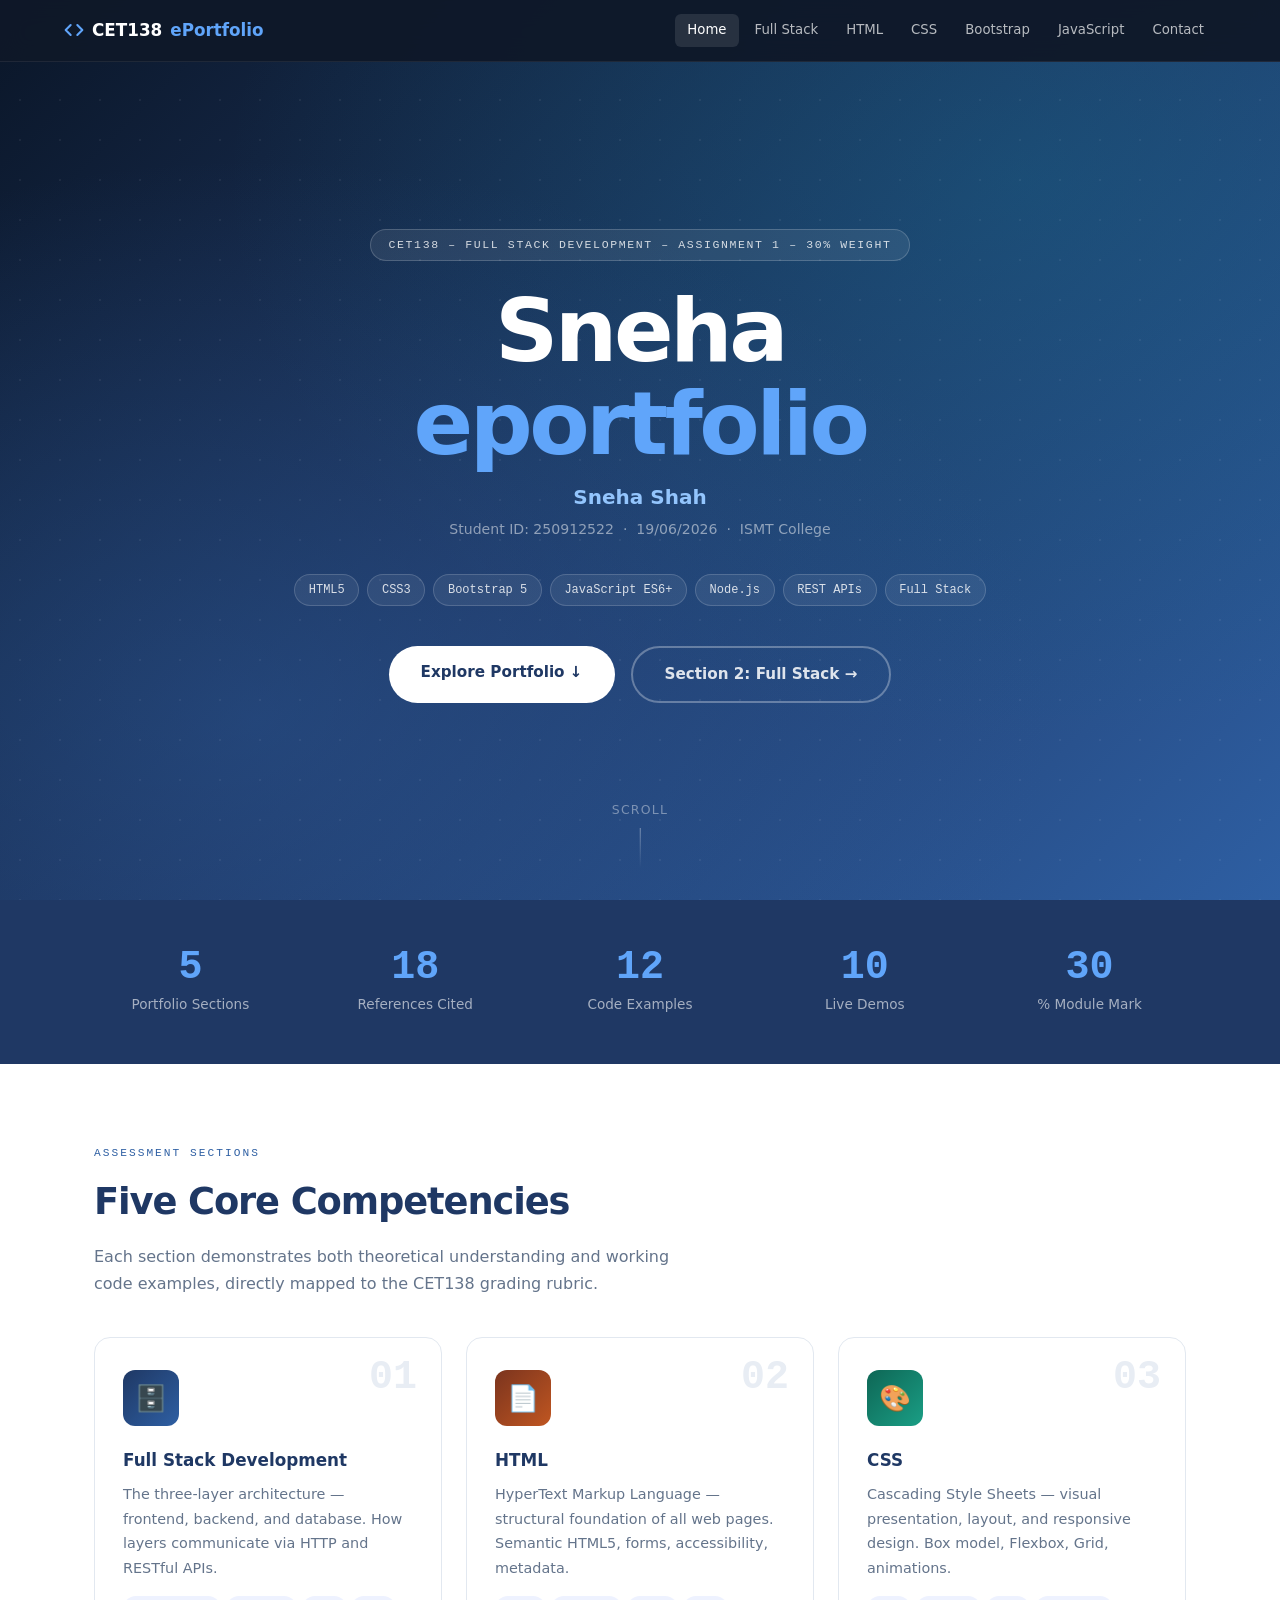
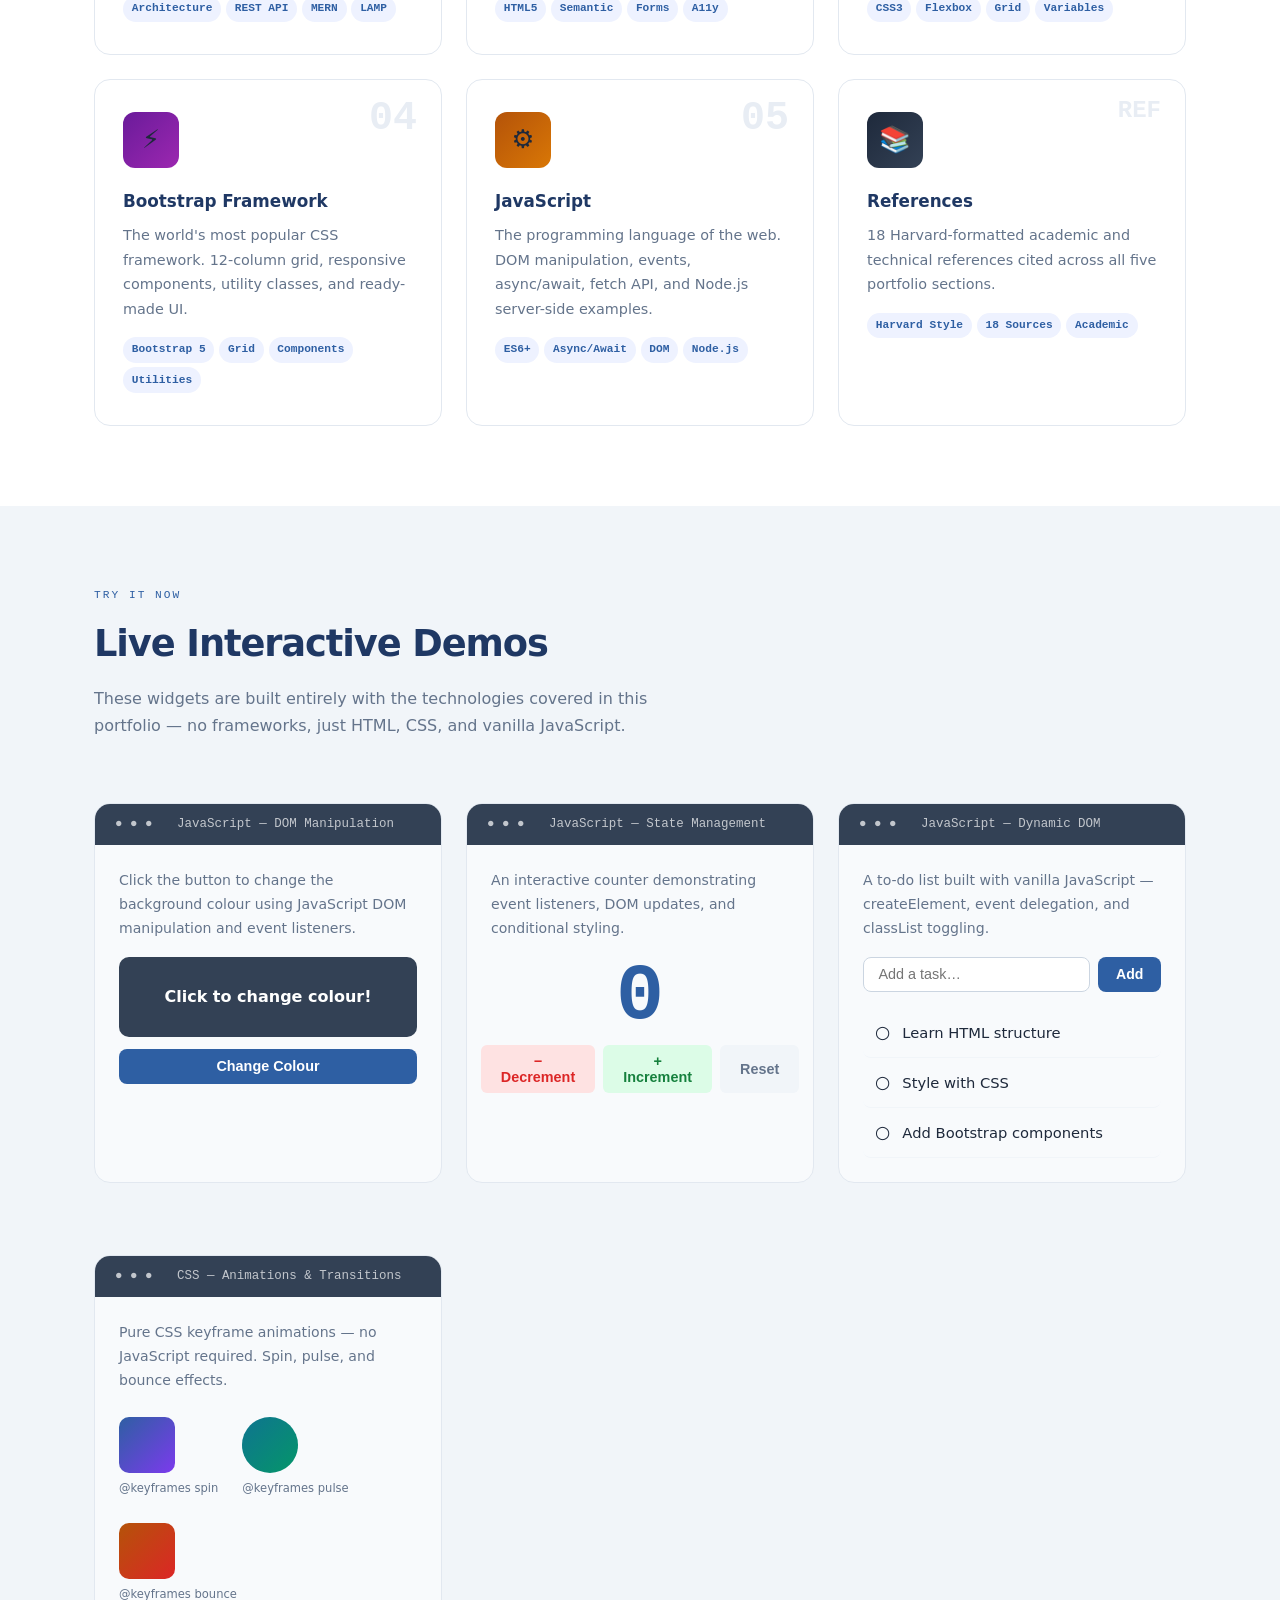
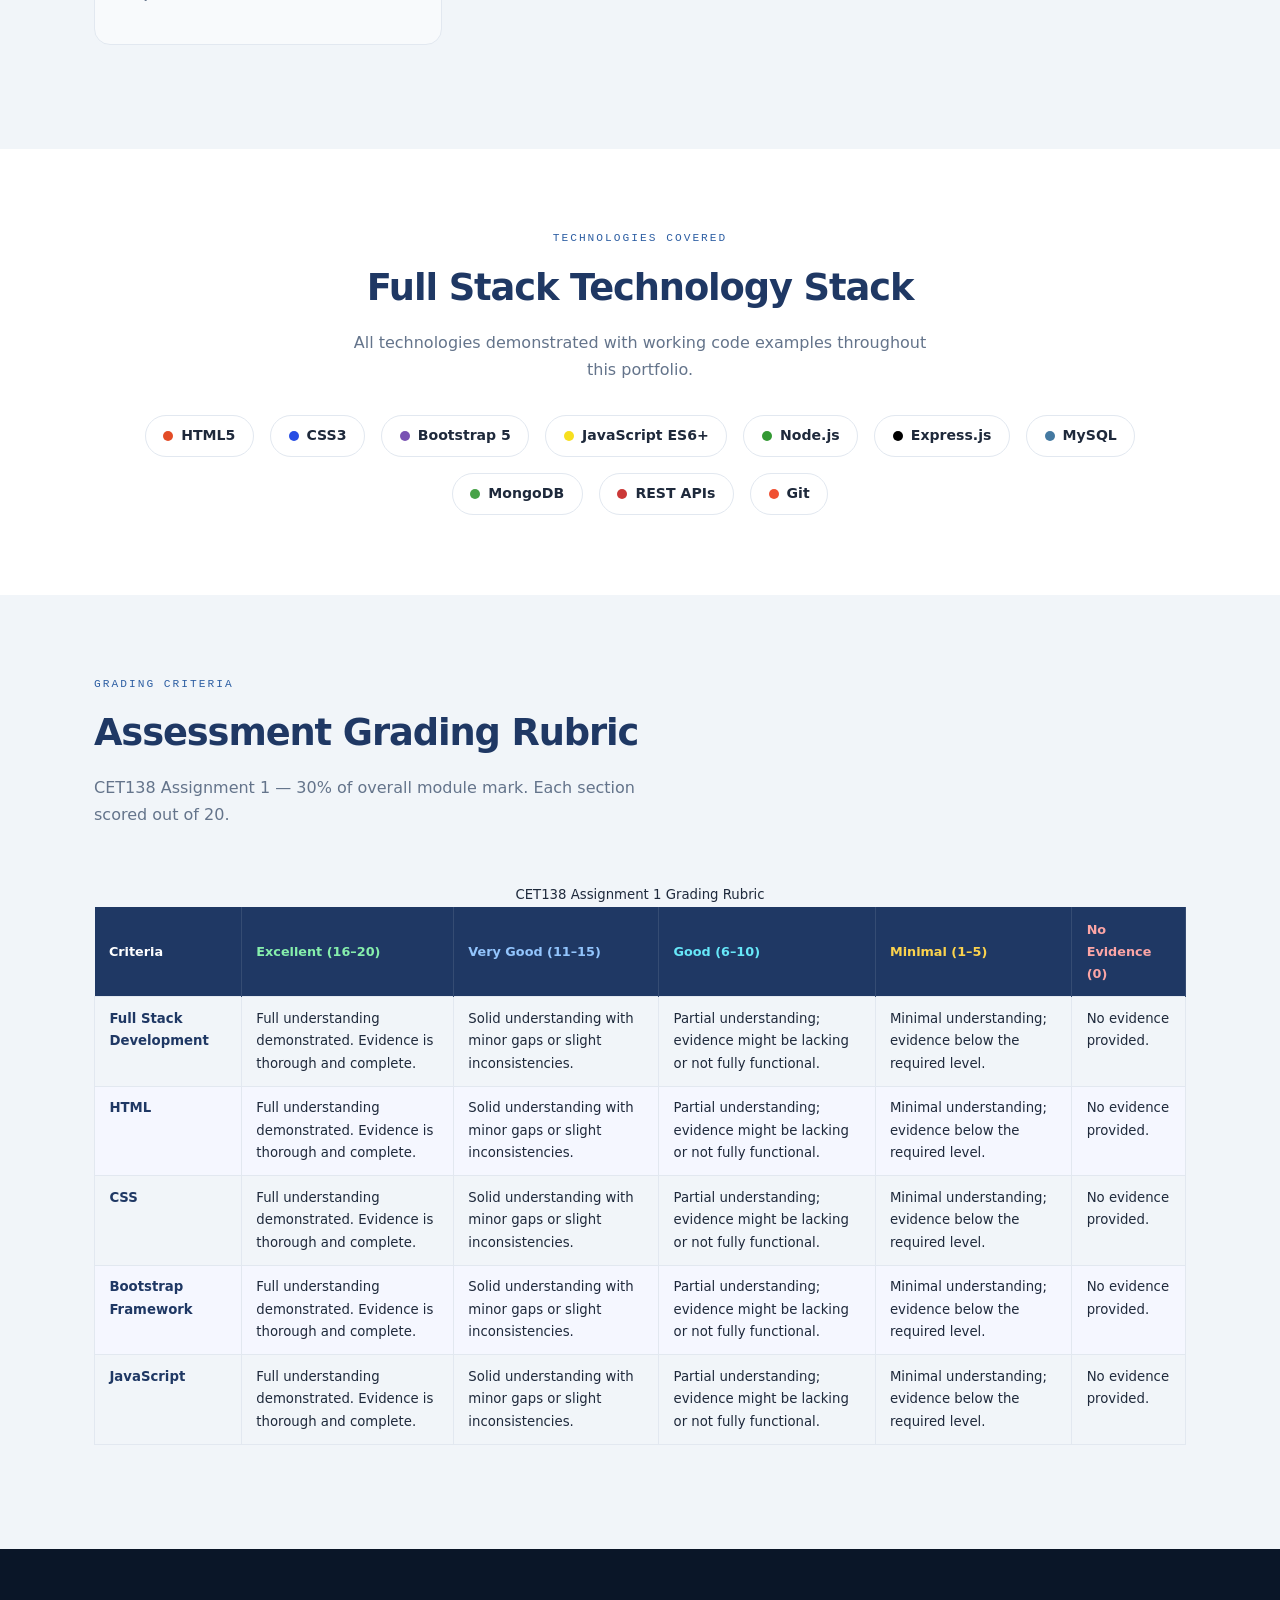
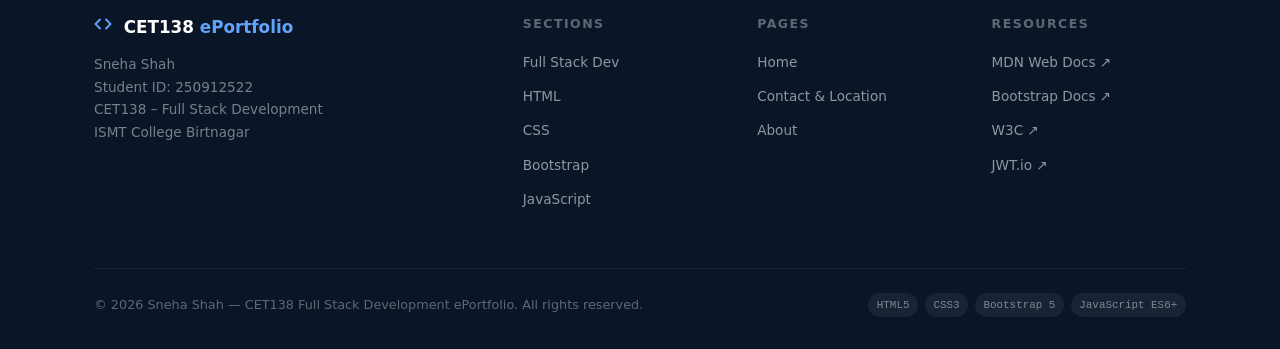
<file: index.html>
<!DOCTYPE html>
<html lang="en">
<head>
  <meta charset="UTF-8" />
  <meta name="viewport" content="width=device-width, initial-scale=1.0" />
  <meta name="description" content="CET138 Full Stack Development ePortfolio – demonstrating HTML, CSS, Bootstrap and JavaScript skills." />
  <meta name="author" content="Sneha Shah" />
  <meta name="keywords" content="CET138, full stack development, ePortfolio, HTML, CSS, Bootstrap, JavaScript" />
  <!-- Open Graph -->
  <meta property="og:title" content="CET138 ePortfolio | Sneha Shah" />
  <meta property="og:description" content="Full Stack Development Assignment 1 ePortfolio" />
  <meta property="og:type" content="website" />
  <title>CET138 ePortfolio | Sneha Shah</title>
  <link rel="icon" href="assets/icons/favicon.svg" type="image/svg+xml" />
  <link rel="stylesheet" href="css/style.css" />
</head>
<body>

  <!-- ════════════════════════════════════
       NAVBAR
  ════════════════════════════════════ -->
  <nav class="navbar" role="navigation" aria-label="Main navigation">
    <div class="navbar-inner">
      <a class="navbar-brand" href="index.html">
        <svg width="20" height="20" viewBox="0 0 24 24" fill="none" stroke="#60A5FA" stroke-width="2.5" stroke-linecap="round" stroke-linejoin="round" aria-hidden="true"><polyline points="16 18 22 12 16 6"/><polyline points="8 6 2 12 8 18"/></svg>
        CET138 <span>ePortfolio</span>
      </a>
      <button class="nav-toggle" aria-expanded="false" aria-label="Toggle navigation">☰</button>
      <nav class="nav-links" aria-label="Site pages">
        <a href="index.html" class="active">Home</a>
        <a href="pages/fullstack.html">Full Stack</a>
        <a href="pages/html.html">HTML</a>
        <a href="pages/css-page.html">CSS</a>
        <a href="pages/bootstrap.html">Bootstrap</a>
        <a href="pages/javascript.html">JavaScript</a>
        <a href="pages/contact.html">Contact</a>
        
      </nav>
    </div>
  </nav>

  <!-- ════════════════════════════════════
       HERO
  ════════════════════════════════════ -->
  <section class="hero" id="home" aria-label="Hero section">
    <div class="hero-inner">
      <div class="hero-tag">CET138 – Full Stack Development – Assignment 1 – 30% Weight</div>
      <h1>Sneha<br><span>eportfolio</span></h1>
      <p class="hero-student">Sneha Shah</p>
      <p class="hero-meta">Student ID: 250912522 &nbsp;·&nbsp; 19/06/2026 &nbsp;·&nbsp; ISMT College</p>
      <div class="hero-chips">
        <span class="chip">HTML5</span>
        <span class="chip">CSS3</span>
        <span class="chip">Bootstrap 5</span>
        <span class="chip">JavaScript ES6+</span>
        <span class="chip">Node.js</span>
        <span class="chip">REST APIs</span>
        <span class="chip">Full Stack</span>
      </div>
      <div class="hero-btns">
        <a href="#sections" class="btn-primary-hero">Explore Portfolio ↓</a>
        <a href="pages/fullstack.html" class="btn-outline-hero">Section 2: Full Stack →</a>
      </div>
    </div>
    <div class="scroll-down" aria-hidden="true">Scroll</div>
  </section>

  <!-- ════════════════════════════════════
       STATS STRIP
  ════════════════════════════════════ -->
  <section class="stats-strip" aria-label="Portfolio statistics">
    <div class="container">
      <div class="stats-grid">
        <div>
          <div class="stat-num" data-target="5">0</div>
          <div class="stat-label">Portfolio Sections</div>
        </div>
        <div>
          <div class="stat-num" data-target="18">0</div>
          <div class="stat-label">References Cited</div>
        </div>
        <div>
          <div class="stat-num" data-target="12">0</div>
          <div class="stat-label">Code Examples</div>
        </div>
        <div>
          <div class="stat-num" data-target="10">0</div>
          <div class="stat-label">Live Demos</div>
        </div>
        <div>
          <div class="stat-num" data-target="30">0</div>
          <div class="stat-label">% Module Mark</div>
        </div>
      </div>
    </div>
  </section>

  <!-- ════════════════════════════════════
       PORTFOLIO SECTIONS OVERVIEW
  ════════════════════════════════════ -->
  <section class="section" id="sections" aria-labelledby="sections-heading">
    <div class="container">
      <div class="reveal">
        <div class="section-label">Assessment Sections</div>
        <h2 class="section-title" id="sections-heading">Five Core Competencies</h2>
        <p class="section-desc">Each section demonstrates both theoretical understanding and working code examples, directly mapped to the CET138 grading rubric.</p>
      </div>

      <div class="cards-grid" style="margin-top:2.5rem;">

        <a href="pages/fullstack.html" class="port-card reveal" aria-label="Section 2: Full Stack Development">
          <div class="port-card-icon" style="background:linear-gradient(135deg,#1F3864,#2E5FA3)">🗄️</div>
          <div class="port-card-num">01</div>
          <h4>Full Stack Development</h4>
          <p>The three-layer architecture — frontend, backend, and database. How layers communicate via HTTP and RESTful APIs.</p>
          <div class="port-card-tags"><span>Architecture</span><span>REST API</span><span>MERN</span><span>LAMP</span></div>
        </a>

        <a href="pages/html.html" class="port-card reveal" aria-label="Section 3: HTML">
          <div class="port-card-icon" style="background:linear-gradient(135deg,#7B341E,#C05621)">📄</div>
          <div class="port-card-num">02</div>
          <h4>HTML</h4>
          <p>HyperText Markup Language — structural foundation of all web pages. Semantic HTML5, forms, accessibility, metadata.</p>
          <div class="port-card-tags"><span>HTML5</span><span>Semantic</span><span>Forms</span><span>A11y</span></div>
        </a>

        <a href="pages/css-page.html" class="port-card reveal" aria-label="Section 4: CSS">
          <div class="port-card-icon" style="background:linear-gradient(135deg,#0E6655,#1A9E85)">🎨</div>
          <div class="port-card-num">03</div>
          <h4>CSS</h4>
          <p>Cascading Style Sheets — visual presentation, layout, and responsive design. Box model, Flexbox, Grid, animations.</p>
          <div class="port-card-tags"><span>CSS3</span><span>Flexbox</span><span>Grid</span><span>Variables</span></div>
        </a>

        <a href="pages/bootstrap.html" class="port-card reveal" aria-label="Section 5: Bootstrap">
          <div class="port-card-icon" style="background:linear-gradient(135deg,#6A1B9A,#9C27B0)">⚡</div>
          <div class="port-card-num">04</div>
          <h4>Bootstrap Framework</h4>
          <p>The world's most popular CSS framework. 12-column grid, responsive components, utility classes, and ready-made UI.</p>
          <div class="port-card-tags"><span>Bootstrap 5</span><span>Grid</span><span>Components</span><span>Utilities</span></div>
        </a>

        <a href="pages/javascript.html" class="port-card reveal" aria-label="Section 6: JavaScript">
          <div class="port-card-icon" style="background:linear-gradient(135deg,#B45309,#D97706)">⚙️</div>
          <div class="port-card-num">05</div>
          <h4>JavaScript</h4>
          <p>The programming language of the web. DOM manipulation, events, async/await, fetch API, and Node.js server-side examples.</p>
          <div class="port-card-tags"><span>ES6+</span><span>Async/Await</span><span>DOM</span><span>Node.js</span></div>
        </a>

        <a href="pages/references.html" class="port-card reveal" aria-label="References">
          <div class="port-card-icon" style="background:linear-gradient(135deg,#1E293B,#334155)">📚</div>
          <div class="port-card-num" style="font-size:1.5rem;">REF</div>
          <h4>References</h4>
          <p>18 Harvard-formatted academic and technical references cited across all five portfolio sections.</p>
          <div class="port-card-tags"><span>Harvard Style</span><span>18 Sources</span><span>Academic</span></div>
        </a>

      </div>
    </div>
  </section>

  <!-- ════════════════════════════════════
       LIVE INTERACTIVE DEMOS
  ════════════════════════════════════ -->
  <section class="section section--alt" aria-labelledby="demos-heading">
    <div class="container">
      <div class="reveal">
        <div class="section-label">Try It Now</div>
        <h2 class="section-title" id="demos-heading">Live Interactive Demos</h2>
        <p class="section-desc">These widgets are built entirely with the technologies covered in this portfolio — no frameworks, just HTML, CSS, and vanilla JavaScript.</p>
      </div>

      <div style="display:grid;grid-template-columns:repeat(auto-fit,minmax(280px,1fr));gap:1.5rem;margin-top:2.5rem;">

        <!-- Colour Box Demo -->
        <div class="demo-widget reveal">
          <div class="demo-widget-header">
            <span>● ● ●</span>&nbsp; JavaScript — DOM Manipulation
          </div>
          <div class="demo-widget-body">
            <p style="font-size:.88rem;color:#64748B;margin-bottom:1rem;">Click the button to change the background colour using JavaScript DOM manipulation and event listeners.</p>
            <div class="colour-box" id="colourBox" onclick="changeColour()" role="button" tabindex="0" aria-label="Click to change colour">Click to change colour!</div>
            <button onclick="changeColour()" style="width:100%;margin-top:.75rem;background:#2E5FA3;color:#fff;border:none;padding:.6rem;border-radius:8px;font-weight:700;cursor:pointer;font-size:.9rem;">Change Colour</button>
          </div>
        </div>

        <!-- Counter Demo -->
        <div class="demo-widget reveal">
          <div class="demo-widget-header">
            <span>● ● ●</span>&nbsp; JavaScript — State Management
          </div>
          <div class="demo-widget-body">
            <p style="font-size:.88rem;color:#64748B;margin-bottom:1rem;">An interactive counter demonstrating event listeners, DOM updates, and conditional styling.</p>
            <span class="counter-num" id="counterNum">0</span>
            <div class="counter-btns">
              <button class="btn-cnt dec" onclick="updateCounter(-1)">− Decrement</button>
              <button class="btn-cnt inc" onclick="updateCounter(1)">+ Increment</button>
              <button class="btn-cnt rst" onclick="resetCounter()">Reset</button>
            </div>
          </div>
        </div>

        <!-- Todo List Demo -->
        <div class="demo-widget reveal">
          <div class="demo-widget-header">
            <span>● ● ●</span>&nbsp; JavaScript — Dynamic DOM
          </div>
          <div class="demo-widget-body">
            <p style="font-size:.88rem;color:#64748B;margin-bottom:1rem;">A to-do list built with vanilla JavaScript — createElement, event delegation, and classList toggling.</p>
            <div class="todo-input-row">
              <input type="text" id="todoInput" placeholder="Add a task…" onkeydown="todoKeydown(event)" aria-label="Task input" />
              <button class="todo-add-btn" onclick="addTodo()">Add</button>
            </div>
            <ul class="todo-list" id="todoList" aria-label="Task list">
              <li onclick="toggleTodo(this)"><span class="chk">○</span> Learn HTML structure</li>
              <li onclick="toggleTodo(this)"><span class="chk">○</span> Style with CSS</li>
              <li onclick="toggleTodo(this)"><span class="chk">○</span> Add Bootstrap components</li>
            </ul>
          </div>
        </div>

        <!-- CSS Animations Demo -->
        <div class="demo-widget reveal">
          <div class="demo-widget-header">
            <span>● ● ●</span>&nbsp; CSS — Animations &amp; Transitions
          </div>
          <div class="demo-widget-body">
            <p style="font-size:.88rem;color:#64748B;margin-bottom:.5rem;">Pure CSS keyframe animations — no JavaScript required. Spin, pulse, and bounce effects.</p>
            <div class="anim-demo-box">
              <div>
                <div class="box-spin" aria-hidden="true"></div>
                <p style="text-align:center;font-size:.72rem;color:#64748B;margin-top:.4rem;">@keyframes spin</p>
              </div>
              <div>
                <div class="box-pulse" aria-hidden="true"></div>
                <p style="text-align:center;font-size:.72rem;color:#64748B;margin-top:.4rem;">@keyframes pulse</p>
              </div>
              <div>
                <div class="box-bounce" aria-hidden="true"></div>
                <p style="text-align:center;font-size:.72rem;color:#64748B;margin-top:.4rem;">@keyframes bounce</p>
              </div>
            </div>
          </div>
        </div>

      </div>
    </div>
  </section>

  <!-- ════════════════════════════════════
       TECH STACK
  ════════════════════════════════════ -->
  <section class="section" aria-labelledby="tech-heading">
    <div class="container">
      <div class="reveal" style="text-align:center;">
        <div class="section-label">Technologies Covered</div>
        <h2 class="section-title" id="tech-heading">Full Stack Technology Stack</h2>
        <p class="section-desc" style="margin:0 auto 2rem;">All technologies demonstrated with working code examples throughout this portfolio.</p>
      </div>
      <div class="tech-grid reveal">
        <div class="tech-pill"><span class="dot" style="background:#E34C26;"></span>HTML5</div>
        <div class="tech-pill"><span class="dot" style="background:#264DE4;"></span>CSS3</div>
        <div class="tech-pill"><span class="dot" style="background:#7952B3;"></span>Bootstrap 5</div>
        <div class="tech-pill"><span class="dot" style="background:#F7DF1E;"></span>JavaScript ES6+</div>
        <div class="tech-pill"><span class="dot" style="background:#339933;"></span>Node.js</div>
        <div class="tech-pill"><span class="dot" style="background:#000000;"></span>Express.js</div>
        <div class="tech-pill"><span class="dot" style="background:#4479A1;"></span>MySQL</div>
        <div class="tech-pill"><span class="dot" style="background:#47A248;"></span>MongoDB</div>
        <div class="tech-pill"><span class="dot" style="background:#CB3837;"></span>REST APIs</div>
        <div class="tech-pill"><span class="dot" style="background:#F05032;"></span>Git</div>
      </div>
    </div>
  </section>

  <!-- ════════════════════════════════════
       ASSESSMENT RUBRIC
  ════════════════════════════════════ -->
  <section class="section section--alt" aria-labelledby="rubric-heading">
    <div class="container">
      <div class="reveal">
        <div class="section-label">Grading Criteria</div>
        <h2 class="section-title" id="rubric-heading">Assessment Grading Rubric</h2>
        <p class="section-desc">CET138 Assignment 1 — 30% of overall module mark. Each section scored out of 20.</p>
      </div>
      <div style="overflow-x:auto;margin-top:2rem;" class="reveal">
        <table class="rubric-table">
          <caption class="visually-hidden">CET138 Assignment 1 Grading Rubric</caption>
          <thead>
            <tr>
              <th scope="col">Criteria</th>
              <th scope="col" style="color:#86EFAC;">Excellent (16–20)</th>
              <th scope="col" style="color:#93C5FD;">Very Good (11–15)</th>
              <th scope="col" style="color:#67E8F9;">Good (6–10)</th>
              <th scope="col" style="color:#FCD34D;">Minimal (1–5)</th>
              <th scope="col" style="color:#FCA5A5;">No Evidence (0)</th>
            </tr>
          </thead>
          <tbody>
            <tr>
              <td>Full Stack Development</td>
              <td>Full understanding demonstrated. Evidence is thorough and complete.</td>
              <td>Solid understanding with minor gaps or slight inconsistencies.</td>
              <td>Partial understanding; evidence might be lacking or not fully functional.</td>
              <td>Minimal understanding; evidence below the required level.</td>
              <td>No evidence provided.</td>
            </tr>
            <tr>
              <td>HTML</td>
              <td>Full understanding demonstrated. Evidence is thorough and complete.</td>
              <td>Solid understanding with minor gaps or slight inconsistencies.</td>
              <td>Partial understanding; evidence might be lacking or not fully functional.</td>
              <td>Minimal understanding; evidence below the required level.</td>
              <td>No evidence provided.</td>
            </tr>
            <tr>
              <td>CSS</td>
              <td>Full understanding demonstrated. Evidence is thorough and complete.</td>
              <td>Solid understanding with minor gaps or slight inconsistencies.</td>
              <td>Partial understanding; evidence might be lacking or not fully functional.</td>
              <td>Minimal understanding; evidence below the required level.</td>
              <td>No evidence provided.</td>
            </tr>
            <tr>
              <td>Bootstrap Framework</td>
              <td>Full understanding demonstrated. Evidence is thorough and complete.</td>
              <td>Solid understanding with minor gaps or slight inconsistencies.</td>
              <td>Partial understanding; evidence might be lacking or not fully functional.</td>
              <td>Minimal understanding; evidence below the required level.</td>
              <td>No evidence provided.</td>
            </tr>
            <tr>
              <td>JavaScript</td>
              <td>Full understanding demonstrated. Evidence is thorough and complete.</td>
              <td>Solid understanding with minor gaps or slight inconsistencies.</td>
              <td>Partial understanding; evidence might be lacking or not fully functional.</td>
              <td>Minimal understanding; evidence below the required level.</td>
              <td>No evidence provided.</td>
            </tr>
          </tbody>
        </table>
      </div>
    </div>
  </section>

  <!-- ════════════════════════════════════
       FOOTER
  ════════════════════════════════════ -->
  <footer class="footer" role="contentinfo">
    <div class="container">
      <div class="footer-grid">
        <div>
          <div class="footer-brand">
            <svg width="18" height="18" viewBox="0 0 24 24" fill="none" stroke="#60A5FA" stroke-width="2.5" stroke-linecap="round" aria-hidden="true"><polyline points="16 18 22 12 16 6"/><polyline points="8 6 2 12 8 18"/></svg>
            &nbsp;CET138 <span>ePortfolio</span>
          </div>
          <p class="footer-desc">Sneha Shah<br/>Student ID: 250912522<br/>CET138 – Full Stack Development<br/>ISMT College Birtnagar</p>
        </div>
        <div>
          <div class="footer-heading">Sections</div>
          <ul class="footer-links">
            <li><a href="pages/fullstack.html">Full Stack Dev</a></li>
            <li><a href="pages/html.html">HTML</a></li>
            <li><a href="pages/css-page.html">CSS</a></li>
            <li><a href="pages/bootstrap.html">Bootstrap</a></li>
            <li><a href="pages/javascript.html">JavaScript</a></li>
          </ul>
        </div>
        <div>
          <div class="footer-heading">Pages</div>
          <ul class="footer-links">
            <li><a href="index.html">Home</a></li>
            <li><a href="pages/contact.html">Contact &amp; Location</a></li>
            
            <li><a href="pages/about.html">About</a></li>
          </ul>
        </div>
        <div>
          <div class="footer-heading">Resources</div>
          <ul class="footer-links">
            <li><a href="https://developer.mozilla.org" target="_blank" rel="noopener">MDN Web Docs ↗</a></li>
            <li><a href="https://getbootstrap.com" target="_blank" rel="noopener">Bootstrap Docs ↗</a></li>
            <li><a href="https://www.w3.org" target="_blank" rel="noopener">W3C ↗</a></li>
            <li><a href="https://jwt.io" target="_blank" rel="noopener">JWT.io ↗</a></li>
          </ul>
        </div>
      </div>
      <div class="footer-bottom">
        <p class="footer-copy">© 2026 Sneha Shah — CET138 Full Stack Development ePortfolio. All rights reserved.</p>
        <div class="footer-tech">
          <span>HTML5</span><span>CSS3</span><span>Bootstrap 5</span><span>JavaScript ES6+</span>
        </div>
      </div>
    </div>
  </footer>

  <button id="backToTop" aria-label="Back to top" title="Back to top">↑</button>

  <script src="js/main.js"></script>
</body>
</html>
</file>
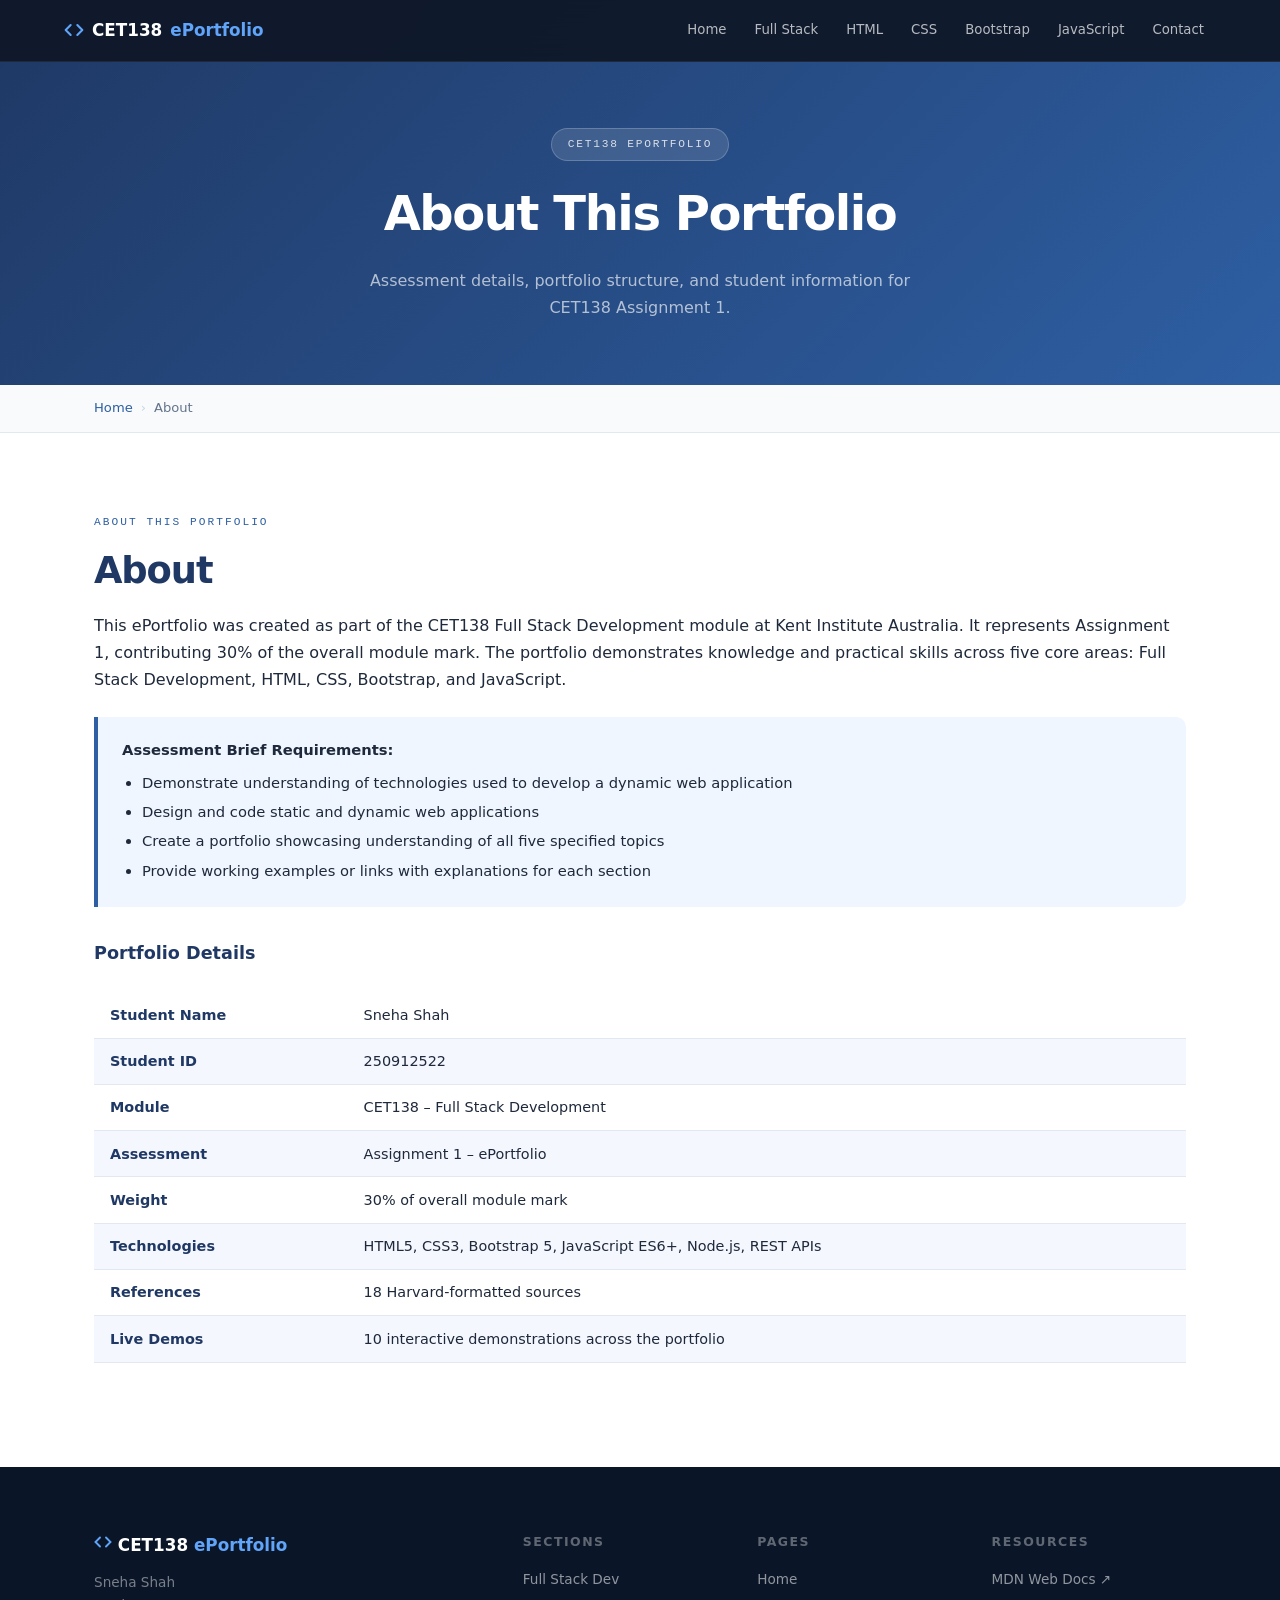
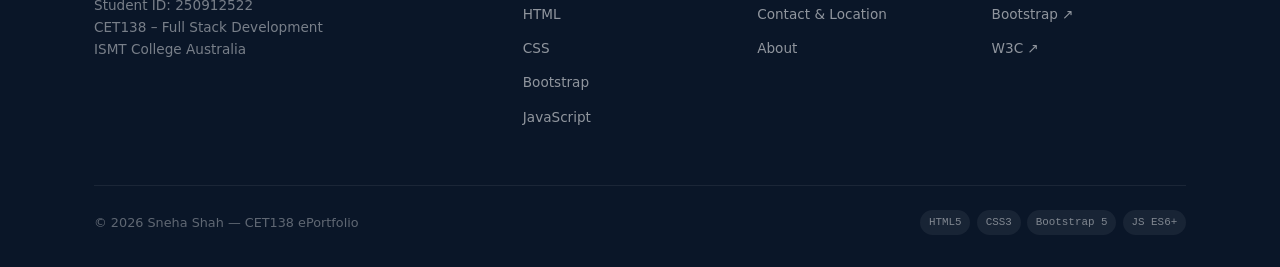
<file: pages/about.html>
<!DOCTYPE html>
<html lang="en">
<head>
  <meta charset="UTF-8" />
  <meta name="viewport" content="width=device-width, initial-scale=1.0" />
  <meta name="description" content="Assessment details, portfolio structure, and student information for CET138 Assignment 1." />
  <meta name="author" content="Sneha Shah" />
  <title>About | CET138 ePortfolio</title>
  <link rel="icon" href="../assets/icons/favicon.svg" type="image/svg+xml" />
  <link rel="stylesheet" href="../css/style.css" />
</head>
<body>

  <nav class="navbar" role="navigation" aria-label="Main navigation">
    <div class="navbar-inner">
      <a class="navbar-brand" href="../index.html">
        <svg width="20" height="20" viewBox="0 0 24 24" fill="none" stroke="#60A5FA" stroke-width="2.5" stroke-linecap="round" stroke-linejoin="round" aria-hidden="true"><polyline points="16 18 22 12 16 6"/><polyline points="8 6 2 12 8 18"/></svg>
        CET138 <span>ePortfolio</span>
      </a>
      <button class="nav-toggle" aria-expanded="false" aria-label="Toggle navigation">☰</button>
      <nav class="nav-links" aria-label="Site pages">
        <a href="../index.html">Home</a>
        <a href="fullstack.html">Full Stack</a>
        <a href="html.html">HTML</a>
        <a href="css-page.html">CSS</a>
        <a href="bootstrap.html">Bootstrap</a>
        <a href="javascript.html">JavaScript</a>
        <a href="contact.html">Contact</a>
        
      </nav>
    </div>
  </nav>

  <header class="page-hero" role="banner">
    <div class="container">
      <div class="page-hero-tag">CET138 ePortfolio</div>
      <h1>About This Portfolio</h1>
      <p>Assessment details, portfolio structure, and student information for CET138 Assignment 1.</p>
    </div>
  </header>

  <nav class="breadcrumb-bar" aria-label="Breadcrumb">
    <div class="container">
      <div class="breadcrumb">
        <a href="../index.html">Home</a>
        <span class="breadcrumb-sep" aria-hidden="true">›</span>
        <span aria-current="page">About</span>
      </div>
    </div>
  </nav>

  <main id="main-content">
    <section class="section" aria-labelledby="about-heading">
      <div class="container">
        <div class="reveal">
          <div class="section-label">About This Portfolio</div>
          <h2 class="section-title" id="about-heading">About</h2>
          <p>This ePortfolio was created as part of the CET138 Full Stack Development module at Kent Institute Australia. It represents Assignment 1, contributing 30% of the overall module mark. The portfolio demonstrates knowledge and practical skills across five core areas: Full Stack Development, HTML, CSS, Bootstrap, and JavaScript.</p>
        </div>
        <div class="info-box reveal" style="margin-top:1.5rem;">
          <p><strong>Assessment Brief Requirements:</strong></p>
          <ul style="margin:.5rem 0 0 1.25rem;">
            <li>Demonstrate understanding of technologies used to develop a dynamic web application</li>
            <li>Design and code static and dynamic web applications</li>
            <li>Create a portfolio showcasing understanding of all five specified topics</li>
            <li>Provide working examples or links with explanations for each section</li>
          </ul>
        </div>
        <div class="reveal" style="margin-top:2rem;">
          <h3 style="color:#1F3864;font-weight:700;font-size:1.1rem;margin-bottom:1rem;">Portfolio Details</h3>
          <table class="data-table">
            <tbody>
              <tr><td>Student Name</td><td>Sneha Shah</td></tr>
              <tr><td>Student ID</td><td>250912522</td></tr>
              <tr><td>Module</td><td>CET138 – Full Stack Development</td></tr>
              <tr><td>Assessment</td><td>Assignment 1 – ePortfolio</td></tr>
              <tr><td>Weight</td><td>30% of overall module mark</td></tr>
              <tr><td>Technologies</td><td>HTML5, CSS3, Bootstrap 5, JavaScript ES6+, Node.js, REST APIs</td></tr>
              <tr><td>References</td><td>18 Harvard-formatted sources</td></tr>
              <tr><td>Live Demos</td><td>10 interactive demonstrations across the portfolio</td></tr>
            </tbody>
          </table>
        </div>
      </div>
    </section>
  </main>

  <footer class="footer" role="contentinfo">
    <div class="container">
      <div class="footer-grid">
        <div>
          <div class="footer-brand"><svg width="18" height="18" viewBox="0 0 24 24" fill="none" stroke="#60A5FA" stroke-width="2.5" stroke-linecap="round" aria-hidden="true"><polyline points="16 18 22 12 16 6"/><polyline points="8 6 2 12 8 18"/></svg>&nbsp;CET138 <span>ePortfolio</span></div>
          <p class="footer-desc">Sneha Shah<br/>Student ID: 250912522<br/>CET138 – Full Stack Development<br/>ISMT College Australia</p>
        </div>
        <div>
          <div class="footer-heading">Sections</div>
          <ul class="footer-links">
            <li><a href="fullstack.html">Full Stack Dev</a></li>
            <li><a href="html.html">HTML</a></li>
            <li><a href="css-page.html">CSS</a></li>
            <li><a href="bootstrap.html">Bootstrap</a></li>
            <li><a href="javascript.html">JavaScript</a></li>
          </ul>
        </div>
        <div>
          <div class="footer-heading">Pages</div>
          <ul class="footer-links">
            <li><a href="../index.html">Home</a></li>
            <li><a href="contact.html">Contact &amp; Location</a></li>
           
            <li><a href="about.html">About</a></li>
          </ul>
        </div>
        <div>
          <div class="footer-heading">Resources</div>
          <ul class="footer-links">
            <li><a href="https://developer.mozilla.org" target="_blank" rel="noopener">MDN Web Docs ↗</a></li>
            <li><a href="https://getbootstrap.com" target="_blank" rel="noopener">Bootstrap ↗</a></li>
            <li><a href="https://www.w3.org" target="_blank" rel="noopener">W3C ↗</a></li>
          </ul>
        </div>
      </div>
      <div class="footer-bottom">
        <p class="footer-copy">© 2026 Sneha Shah — CET138 ePortfolio</p>
        <div class="footer-tech"><span>HTML5</span><span>CSS3</span><span>Bootstrap 5</span><span>JS ES6+</span></div>
      </div>
    </div>
  </footer>
  <button id="backToTop" aria-label="Back to top">↑</button>
  <script src="../js/main.js"></script>
</body>
</html>
</file>
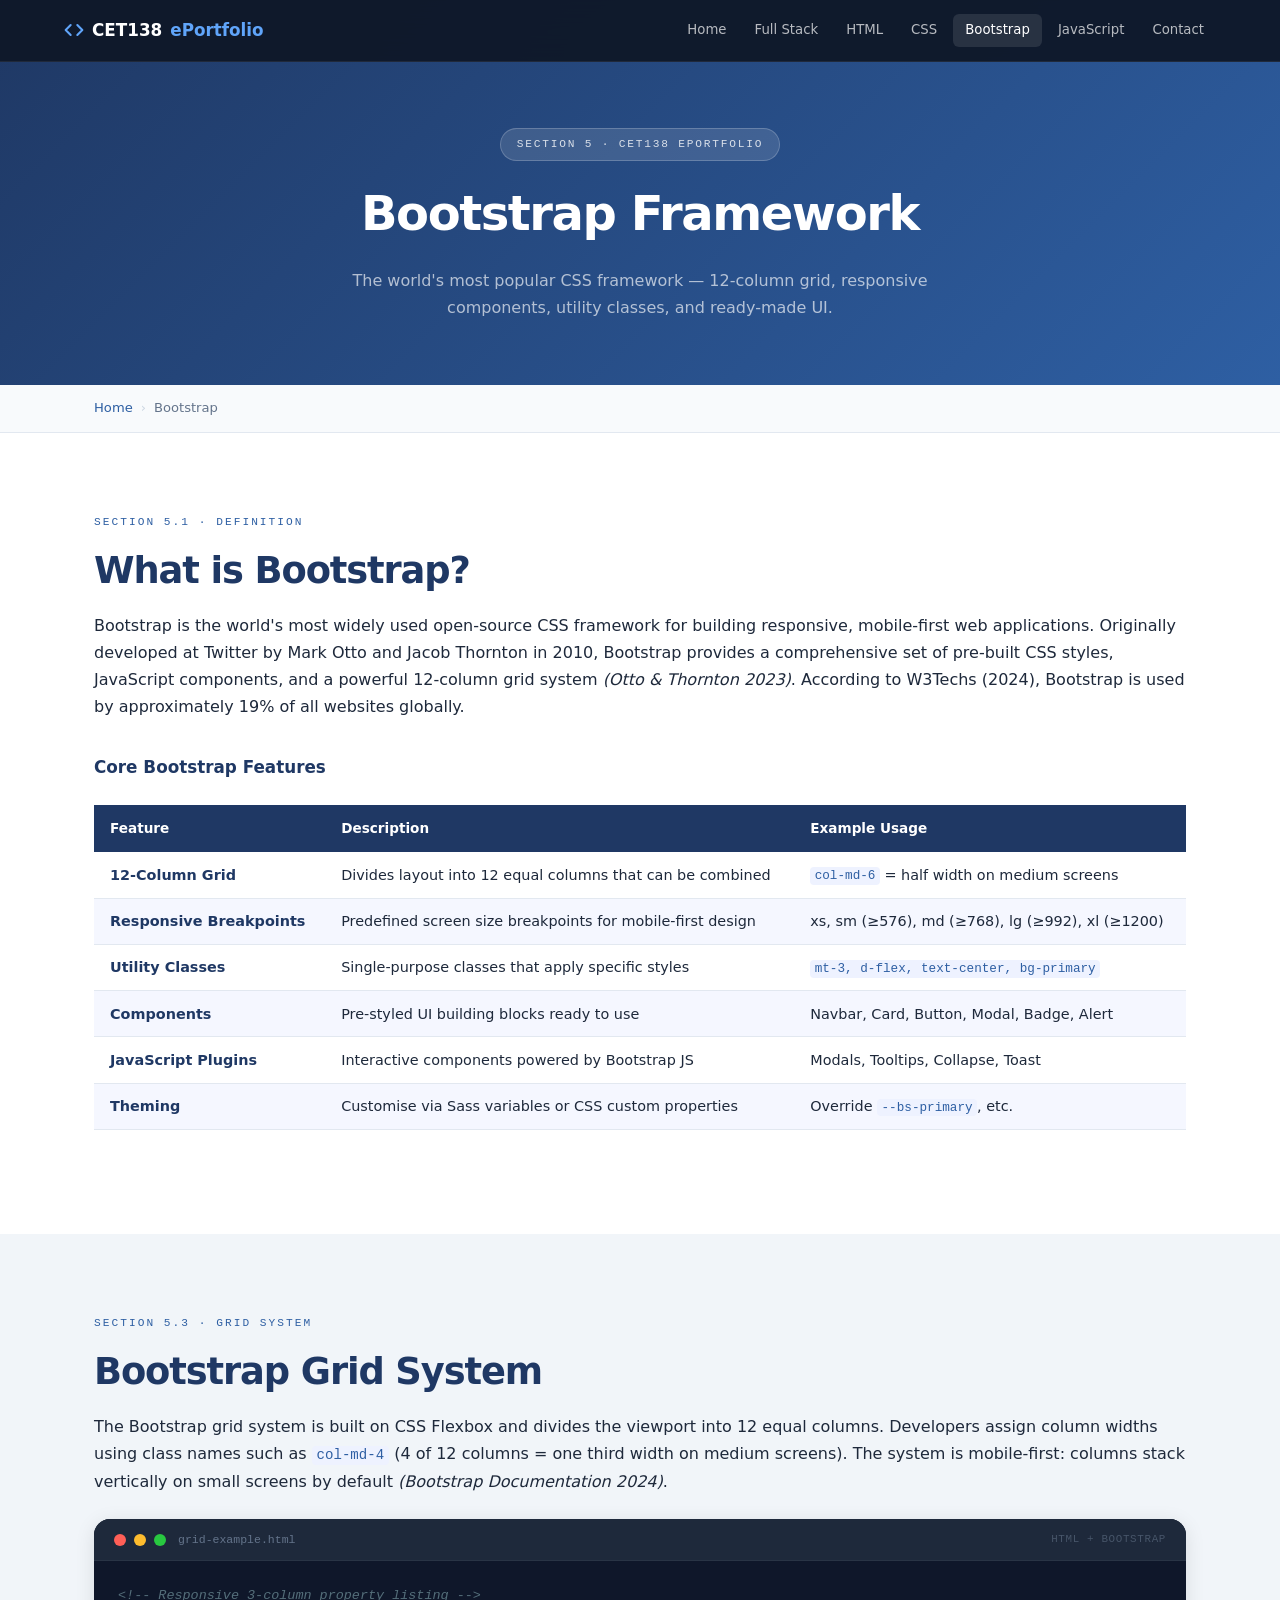
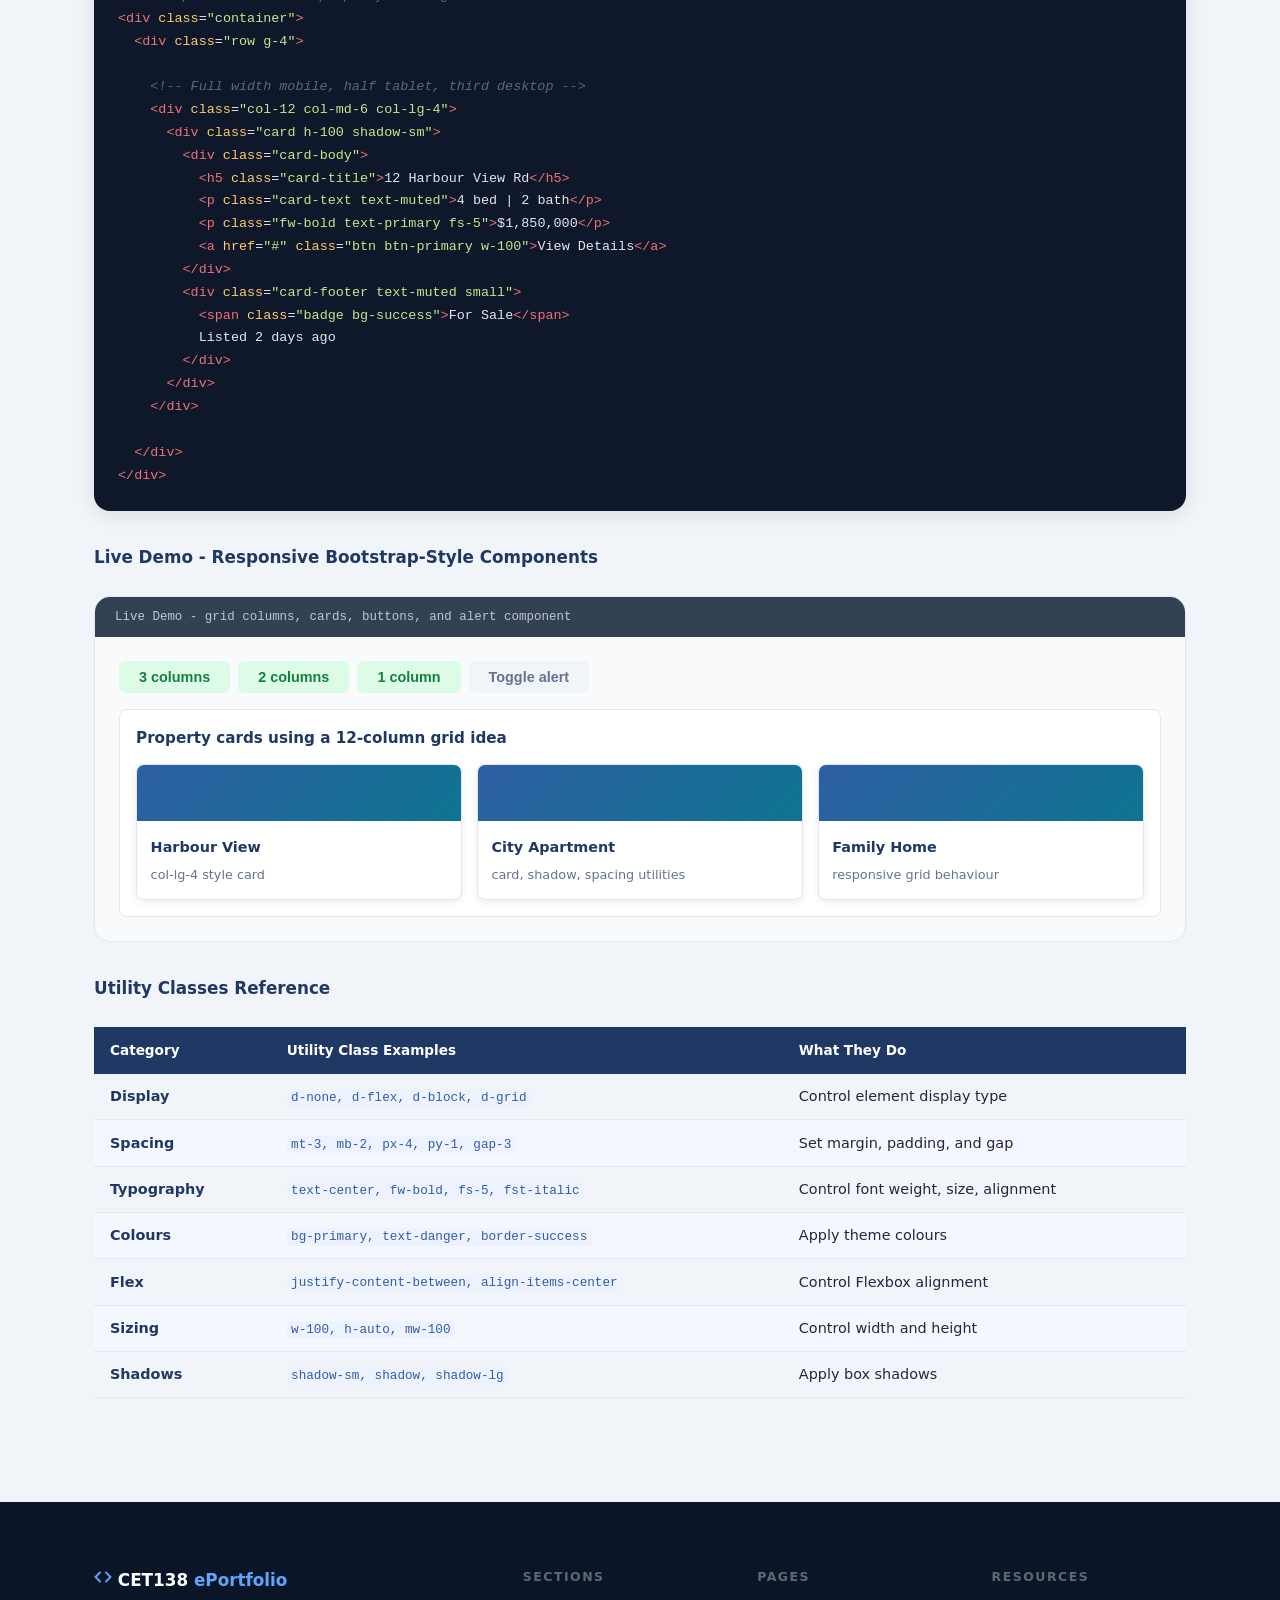
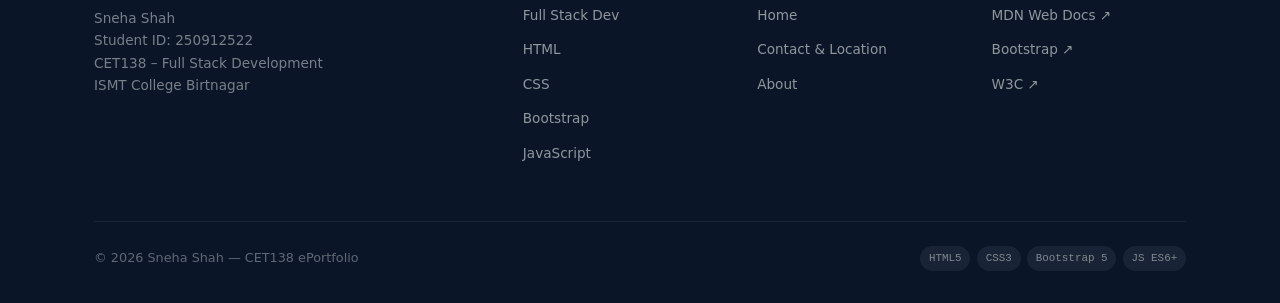
<file: pages/bootstrap.html>
<!DOCTYPE html>
<html lang="en">
<head>
  <meta charset="UTF-8" />
  <meta name="viewport" content="width=device-width, initial-scale=1.0" />
  <meta name="description" content="The world's most popular CSS framework — 12-column grid, responsive components, utility classes, and ready-made UI." />
  <meta name="author" content="Sneha Shah" />
  <title>Bootstrap Framework | CET138 ePortfolio</title>
  <link rel="icon" href="../assets/icons/favicon.svg" type="image/svg+xml" />
  <link rel="stylesheet" href="../css/style.css" />
</head>
<body>

  <nav class="navbar" role="navigation" aria-label="Main navigation">
    <div class="navbar-inner">
      <a class="navbar-brand" href="../index.html">
        <svg width="20" height="20" viewBox="0 0 24 24" fill="none" stroke="#60A5FA" stroke-width="2.5" stroke-linecap="round" stroke-linejoin="round" aria-hidden="true"><polyline points="16 18 22 12 16 6"/><polyline points="8 6 2 12 8 18"/></svg>
        CET138 <span>ePortfolio</span>
      </a>
      <button class="nav-toggle" aria-expanded="false" aria-label="Toggle navigation">☰</button>
      <nav class="nav-links" aria-label="Site pages">
        <a href="../index.html">Home</a>
        <a href="fullstack.html">Full Stack</a>
        <a href="html.html">HTML</a>
        <a href="css-page.html">CSS</a>
        <a href="bootstrap.html">Bootstrap</a>
        <a href="javascript.html">JavaScript</a>
        <a href="contact.html">Contact</a>
        
      </nav>
    </div>
  </nav>

  <header class="page-hero" role="banner">
    <div class="container">
      <div class="page-hero-tag">Section 5 · CET138 ePortfolio</div>
      <h1>Bootstrap Framework</h1>
      <p>The world's most popular CSS framework — 12-column grid, responsive components, utility classes, and ready-made UI.</p>
    </div>
  </header>

  <nav class="breadcrumb-bar" aria-label="Breadcrumb">
    <div class="container">
      <div class="breadcrumb">
        <a href="../index.html">Home</a>
        <span class="breadcrumb-sep" aria-hidden="true">›</span>
        <span aria-current="page">Bootstrap</span>
      </div>
    </div>
  </nav>

  <main id="main-content">

    <section class="section" aria-labelledby="bs-def">
      <div class="container">
        <div class="reveal">
          <div class="section-label">Section 5.1 · Definition</div>
          <h2 class="section-title" id="bs-def">What is Bootstrap?</h2>
          <p>Bootstrap is the world's most widely used open-source CSS framework for building responsive, mobile-first web applications. Originally developed at Twitter by Mark Otto and Jacob Thornton in 2010, Bootstrap provides a comprehensive set of pre-built CSS styles, JavaScript components, and a powerful 12-column grid system <cite>(Otto &amp; Thornton 2023)</cite>. According to W3Techs (2024), Bootstrap is used by approximately 19% of all websites globally.</p>
        </div>

        <div class="reveal" style="margin-top:2rem;">
          <h3 style="color:#1F3864;font-weight:700;font-size:1.05rem;margin-bottom:1rem;">Core Bootstrap Features</h3>
          <table class="data-table">
            <thead><tr><th>Feature</th><th>Description</th><th>Example Usage</th></tr></thead>
            <tbody>
              <tr><td>12-Column Grid</td><td>Divides layout into 12 equal columns that can be combined</td><td><code>col-md-6</code> = half width on medium screens</td></tr>
              <tr><td>Responsive Breakpoints</td><td>Predefined screen size breakpoints for mobile-first design</td><td>xs, sm (≥576), md (≥768), lg (≥992), xl (≥1200)</td></tr>
              <tr><td>Utility Classes</td><td>Single-purpose classes that apply specific styles</td><td><code>mt-3, d-flex, text-center, bg-primary</code></td></tr>
              <tr><td>Components</td><td>Pre-styled UI building blocks ready to use</td><td>Navbar, Card, Button, Modal, Badge, Alert</td></tr>
              <tr><td>JavaScript Plugins</td><td>Interactive components powered by Bootstrap JS</td><td>Modals, Tooltips, Collapse, Toast</td></tr>
              <tr><td>Theming</td><td>Customise via Sass variables or CSS custom properties</td><td>Override <code>--bs-primary</code>, etc.</td></tr>
            </tbody>
          </table>
        </div>
      </div>
    </section>

    <section class="section section--alt" aria-labelledby="bs-grid">
      <div class="container">
        <div class="reveal">
          <div class="section-label">Section 5.3 · Grid System</div>
          <h2 class="section-title" id="bs-grid">Bootstrap Grid System</h2>
          <p>The Bootstrap grid system is built on CSS Flexbox and divides the viewport into 12 equal columns. Developers assign column widths using class names such as <code>col-md-4</code> (4 of 12 columns = one third width on medium screens). The system is mobile-first: columns stack vertically on small screens by default <cite>(Bootstrap Documentation 2024)</cite>.</p>
        </div>
        <div class="reveal" style="margin-top:1.5rem;">
          <div class="code-block">
            <div class="code-header"><span class="code-dot r"></span><span class="code-dot y"></span><span class="code-dot g"></span><span class="code-title">grid-example.html</span><span class="code-lang">HTML + Bootstrap</span></div>
            <div class="code-body"><pre><span class="cm">&lt;!-- Responsive 3-column property listing --&gt;</span>
<span class="tg">&lt;div</span> <span class="at">class</span>=<span class="str">"container"</span><span class="tg">&gt;</span>
  <span class="tg">&lt;div</span> <span class="at">class</span>=<span class="str">"row g-4"</span><span class="tg">&gt;</span>

    <span class="cm">&lt;!-- Full width mobile, half tablet, third desktop --&gt;</span>
    <span class="tg">&lt;div</span> <span class="at">class</span>=<span class="str">"col-12 col-md-6 col-lg-4"</span><span class="tg">&gt;</span>
      <span class="tg">&lt;div</span> <span class="at">class</span>=<span class="str">"card h-100 shadow-sm"</span><span class="tg">&gt;</span>
        <span class="tg">&lt;div</span> <span class="at">class</span>=<span class="str">"card-body"</span><span class="tg">&gt;</span>
          <span class="tg">&lt;h5</span> <span class="at">class</span>=<span class="str">"card-title"</span><span class="tg">&gt;</span>12 Harbour View Rd<span class="tg">&lt;/h5&gt;</span>
          <span class="tg">&lt;p</span> <span class="at">class</span>=<span class="str">"card-text text-muted"</span><span class="tg">&gt;</span>4 bed | 2 bath<span class="tg">&lt;/p&gt;</span>
          <span class="tg">&lt;p</span> <span class="at">class</span>=<span class="str">"fw-bold text-primary fs-5"</span><span class="tg">&gt;</span>$1,850,000<span class="tg">&lt;/p&gt;</span>
          <span class="tg">&lt;a</span> <span class="at">href</span>=<span class="str">"#"</span> <span class="at">class</span>=<span class="str">"btn btn-primary w-100"</span><span class="tg">&gt;</span>View Details<span class="tg">&lt;/a&gt;</span>
        <span class="tg">&lt;/div&gt;</span>
        <span class="tg">&lt;div</span> <span class="at">class</span>=<span class="str">"card-footer text-muted small"</span><span class="tg">&gt;</span>
          <span class="tg">&lt;span</span> <span class="at">class</span>=<span class="str">"badge bg-success"</span><span class="tg">&gt;</span>For Sale<span class="tg">&lt;/span&gt;</span>
          Listed 2 days ago
        <span class="tg">&lt;/div&gt;</span>
      <span class="tg">&lt;/div&gt;</span>
    <span class="tg">&lt;/div&gt;</span>

  <span class="tg">&lt;/div&gt;</span>
<span class="tg">&lt;/div&gt;</span></pre></div>
          </div>
        </div>

        <div class="reveal" style="margin-top:2rem;">
          <h3 style="color:#1F3864;font-weight:700;font-size:1.05rem;margin-bottom:.75rem;">Live Demo - Responsive Bootstrap-Style Components</h3>
          <div class="demo-widget">
            <div class="demo-widget-header">Live Demo - grid columns, cards, buttons, and alert component</div>
            <div class="demo-widget-body">
              <div class="demo-actions">
                <button class="btn-cnt inc" type="button" onclick="setBootstrapDemoView('three')">3 columns</button>
                <button class="btn-cnt inc" type="button" onclick="setBootstrapDemoView('two')">2 columns</button>
                <button class="btn-cnt inc" type="button" onclick="setBootstrapDemoView('one')">1 column</button>
                <button class="btn-cnt rst" type="button" onclick="toggleBootstrapAlert()">Toggle alert</button>
              </div>
              <div class="bootstrap-alert" id="bootstrapAlert">Success alert: Bootstrap components combine reusable CSS classes with JavaScript-powered behaviour.</div>
              <div class="demo-preview" style="margin-top:1rem;">
                <div class="demo-preview-header">Property cards using a 12-column grid idea</div>
                <div class="bootstrap-demo-grid" id="bootstrapDemoGrid">
                  <div class="bootstrap-demo-card">
                    <div></div>
                    <div><h4>Harbour View</h4><p>col-lg-4 style card</p></div>
                  </div>
                  <div class="bootstrap-demo-card">
                    <div></div>
                    <div><h4>City Apartment</h4><p>card, shadow, spacing utilities</p></div>
                  </div>
                  <div class="bootstrap-demo-card">
                    <div></div>
                    <div><h4>Family Home</h4><p>responsive grid behaviour</p></div>
                  </div>
                </div>
              </div>
            </div>
          </div>
        </div>

        <div class="reveal" style="margin-top:2rem;">
          <h3 style="color:#1F3864;font-weight:700;font-size:1.05rem;margin-bottom:.75rem;">Utility Classes Reference</h3>
          <table class="data-table">
            <thead><tr><th>Category</th><th>Utility Class Examples</th><th>What They Do</th></tr></thead>
            <tbody>
              <tr><td>Display</td><td><code>d-none, d-flex, d-block, d-grid</code></td><td>Control element display type</td></tr>
              <tr><td>Spacing</td><td><code>mt-3, mb-2, px-4, py-1, gap-3</code></td><td>Set margin, padding, and gap</td></tr>
              <tr><td>Typography</td><td><code>text-center, fw-bold, fs-5, fst-italic</code></td><td>Control font weight, size, alignment</td></tr>
              <tr><td>Colours</td><td><code>bg-primary, text-danger, border-success</code></td><td>Apply theme colours</td></tr>
              <tr><td>Flex</td><td><code>justify-content-between, align-items-center</code></td><td>Control Flexbox alignment</td></tr>
              <tr><td>Sizing</td><td><code>w-100, h-auto, mw-100</code></td><td>Control width and height</td></tr>
              <tr><td>Shadows</td><td><code>shadow-sm, shadow, shadow-lg</code></td><td>Apply box shadows</td></tr>
            </tbody>
          </table>
        </div>
      </div>
    </section>

  </main>

  <footer class="footer" role="contentinfo">
    <div class="container">
      <div class="footer-grid">
        <div>
          <div class="footer-brand"><svg width="18" height="18" viewBox="0 0 24 24" fill="none" stroke="#60A5FA" stroke-width="2.5" stroke-linecap="round" aria-hidden="true"><polyline points="16 18 22 12 16 6"/><polyline points="8 6 2 12 8 18"/></svg>&nbsp;CET138 <span>ePortfolio</span></div>
          <p class="footer-desc">Sneha Shah<br/>Student ID: 250912522<br/>CET138 – Full Stack Development<br/>ISMT College Birtnagar</p>
        </div>
        <div>
          <div class="footer-heading">Sections</div>
          <ul class="footer-links">
            <li><a href="fullstack.html">Full Stack Dev</a></li>
            <li><a href="html.html">HTML</a></li>
            <li><a href="css-page.html">CSS</a></li>
            <li><a href="bootstrap.html">Bootstrap</a></li>
            <li><a href="javascript.html">JavaScript</a></li>
          </ul>
        </div>
        <div>
          <div class="footer-heading">Pages</div>
          <ul class="footer-links">
            <li><a href="../index.html">Home</a></li>
            <li><a href="contact.html">Contact &amp; Location</a></li>
           
            <li><a href="about.html">About</a></li>
          </ul>
        </div>
        <div>
          <div class="footer-heading">Resources</div>
          <ul class="footer-links">
            <li><a href="https://developer.mozilla.org" target="_blank" rel="noopener">MDN Web Docs ↗</a></li>
            <li><a href="https://getbootstrap.com" target="_blank" rel="noopener">Bootstrap ↗</a></li>
            <li><a href="https://www.w3.org" target="_blank" rel="noopener">W3C ↗</a></li>
          </ul>
        </div>
      </div>
      <div class="footer-bottom">
        <p class="footer-copy">© 2026 Sneha Shah — CET138 ePortfolio</p>
        <div class="footer-tech"><span>HTML5</span><span>CSS3</span><span>Bootstrap 5</span><span>JS ES6+</span></div>
      </div>
    </div>
  </footer>
  <button id="backToTop" aria-label="Back to top">↑</button>
  <script src="../js/main.js"></script>
</body>
</html>
</file>
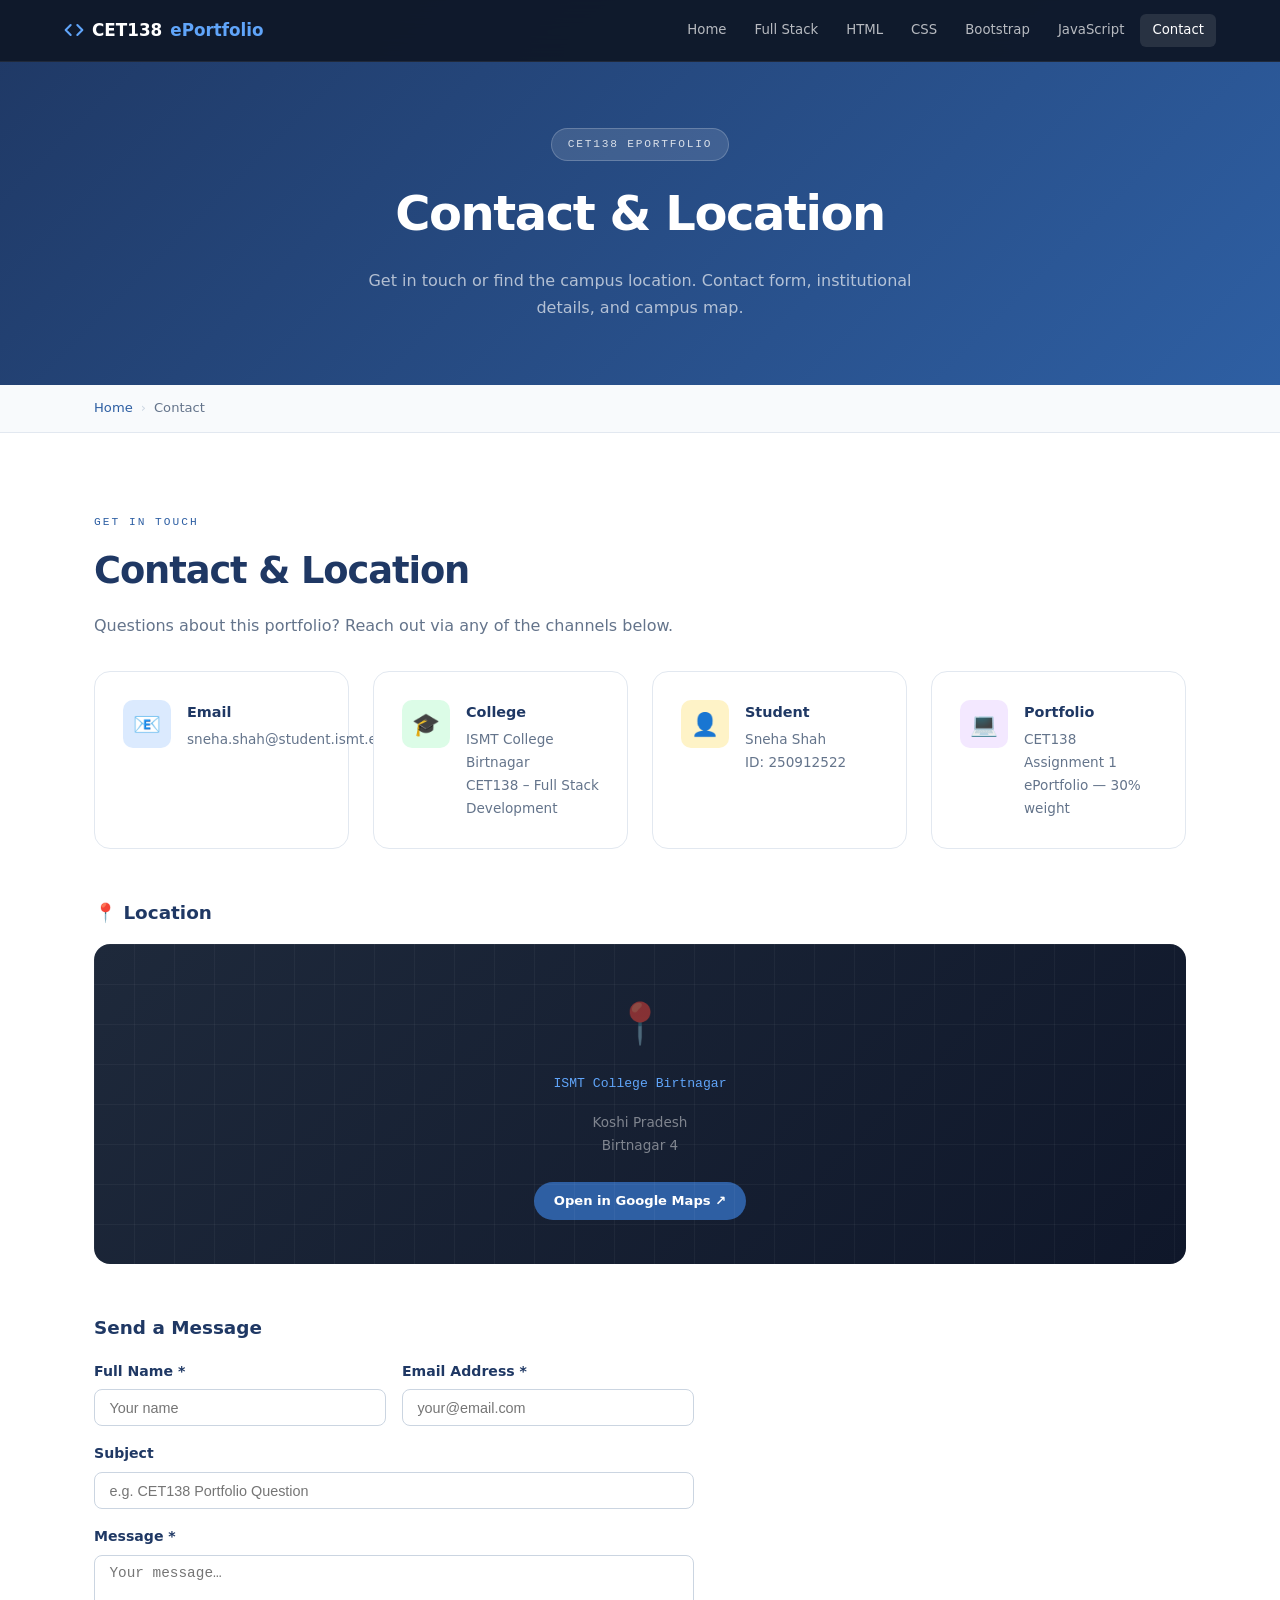
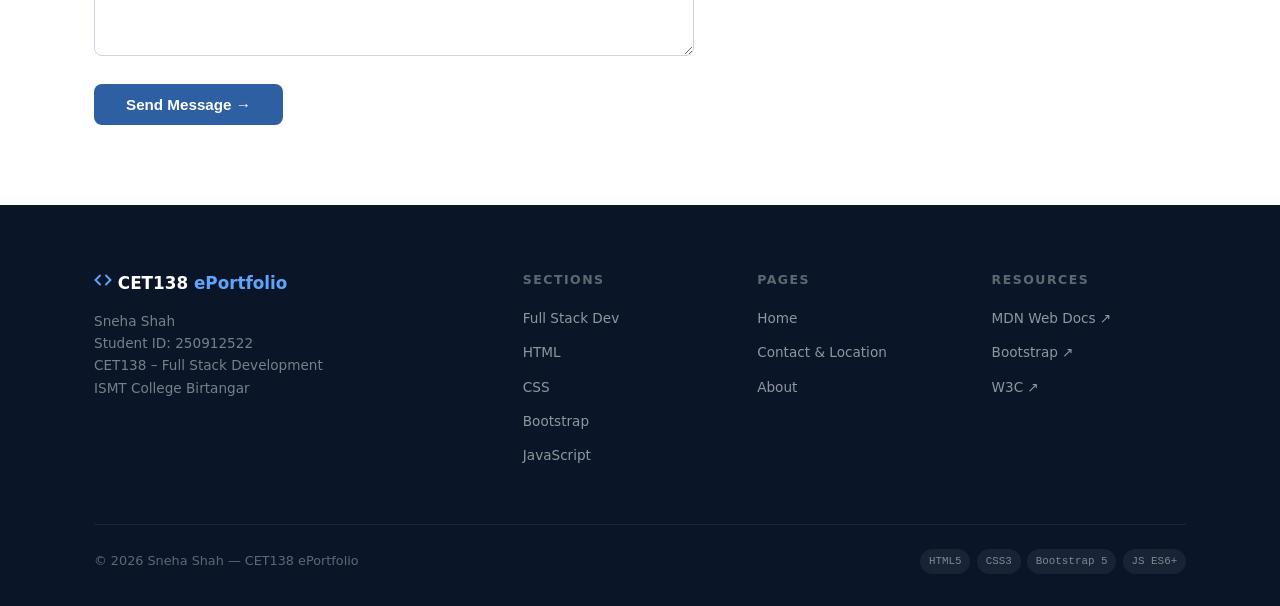
<file: pages/contact.html>
<!DOCTYPE html>
<html lang="en">
<head>
  <meta charset="UTF-8" />
  <meta name="viewport" content="width=device-width, initial-scale=1.0" />
  <meta name="description" content="Get in touch or find the campus location. Contact form, institutional details, and campus map." />
  <meta name="author" content="Sneha Shah" />
  <title>Contact & Location | CET138 ePortfolio</title>
  <link rel="icon" href="../assets/icons/favicon.svg" type="image/svg+xml" />
  <link rel="stylesheet" href="../css/style.css" />
</head>
<body>

  <nav class="navbar" role="navigation" aria-label="Main navigation">
    <div class="navbar-inner">
      <a class="navbar-brand" href="../index.html">
        <svg width="20" height="20" viewBox="0 0 24 24" fill="none" stroke="#60A5FA" stroke-width="2.5" stroke-linecap="round" stroke-linejoin="round" aria-hidden="true"><polyline points="16 18 22 12 16 6"/><polyline points="8 6 2 12 8 18"/></svg>
        CET138 <span>ePortfolio</span>
      </a>
      <button class="nav-toggle" aria-expanded="false" aria-label="Toggle navigation">☰</button>
      <nav class="nav-links" aria-label="Site pages">
        <a href="../index.html">Home</a>
        <a href="fullstack.html">Full Stack</a>
        <a href="html.html">HTML</a>
        <a href="css-page.html">CSS</a>
        <a href="bootstrap.html">Bootstrap</a>
        <a href="javascript.html">JavaScript</a>
        <a href="contact.html">Contact</a>
        
      </nav>
    </div>
  </nav>

  <header class="page-hero" role="banner">
    <div class="container">
      <div class="page-hero-tag">CET138 ePortfolio</div>
      <h1>Contact & Location</h1>
      <p>Get in touch or find the campus location. Contact form, institutional details, and campus map.</p>
    </div>
  </header>

  <nav class="breadcrumb-bar" aria-label="Breadcrumb">
    <div class="container">
      <div class="breadcrumb">
        <a href="../index.html">Home</a>
        <span class="breadcrumb-sep" aria-hidden="true">›</span>
        <span aria-current="page">Contact</span>
      </div>
    </div>
  </nav>

  <main id="main-content">

    <section class="section" aria-labelledby="contact-heading">
      <div class="container">
        <div class="reveal">
          <div class="section-label">Get In Touch</div>
          <h2 class="section-title" id="contact-heading">Contact &amp; Location</h2>
          <p class="section-desc">Questions about this portfolio? Reach out via any of the channels below.</p>
        </div>

        <div class="contact-grid" style="margin-top:2rem;">
          <div class="contact-card reveal">
            <div class="contact-icon" style="background:#DBEAFE;">📧</div>
            <div>
              <h5>Email</h5>
              <p>sneha.shah@student.ismt.edu.au</p>
            </div>
          </div>
          <div class="contact-card reveal">
            <div class="contact-icon" style="background:#DCFCE7;">🎓</div>
            <div>
              <h5>College</h5>
              <p>ISMT College Birtnagar<br/>CET138 – Full Stack Development</p>
            </div>
          </div>
          <div class="contact-card reveal">
            <div class="contact-icon" style="background:#FEF3C7;">👤</div>
            <div>
              <h5>Student</h5>
              <p>Sneha Shah<br/>ID: 250912522</p>
            </div>
          </div>
          <div class="contact-card reveal">
            <div class="contact-icon" style="background:#F3E8FF;">💻</div>
            <div>
              <h5>Portfolio</h5>
              <p>CET138 Assignment 1<br/>ePortfolio — 30% weight</p>
            </div>
          </div>
        </div>

        <!-- MAP -->
        <div class="reveal" style="margin-top:3rem;">
          <h3 style="color:#1F3864;font-weight:700;font-size:1.15rem;margin-bottom:1rem;">📍 Location</h3>
          <div class="map-placeholder" role="img" aria-label="Map showing ISMT College Birtnagar location">
            <div class="map-grid" aria-hidden="true"></div>
            <div class="map-pin" aria-hidden="true">📍</div>
            <div class="map-label">ISMT College Birtnagar</div>
            <p style="font-size:.85rem;color:rgba(255,255,255,.45);text-align:center;padding:0 2rem;"> Koshi Pradesh  <br/> Birtnagar 4</p>
            <a href="https://www.google.com/maps/search/ISMT+College+Birtnagar" target="_blank" rel="noopener"
               style="background:#2E5FA3;color:#fff;padding:.5rem 1.25rem;border-radius:100px;font-size:.82rem;font-weight:700;text-decoration:none;margin-top:.5rem;">
              Open in Google Maps ↗
            </a>
          </div>
        </div>

        <!-- Contact Form -->
        <div class="reveal" style="margin-top:3rem;">
          <h3 style="color:#1F3864;font-weight:700;font-size:1.15rem;margin-bottom:1rem;">Send a Message</h3>
          <form id="contactForm" onsubmit="submitForm(event)" style="max-width:600px;">
            <div style="display:grid;grid-template-columns:1fr 1fr;gap:1rem;margin-bottom:1rem;">
              <div>
                <label for="name" style="display:block;font-weight:600;font-size:.88rem;margin-bottom:.35rem;color:#1F3864;">Full Name *</label>
                <input type="text" id="name" name="name" required placeholder="Your name"
                  style="width:100%;padding:.6rem .9rem;border:1px solid #CBD5E1;border-radius:8px;font-size:.9rem;outline:none;" />
              </div>
              <div>
                <label for="email" style="display:block;font-weight:600;font-size:.88rem;margin-bottom:.35rem;color:#1F3864;">Email Address *</label>
                <input type="email" id="email" name="email" required placeholder="your@email.com"
                  style="width:100%;padding:.6rem .9rem;border:1px solid #CBD5E1;border-radius:8px;font-size:.9rem;outline:none;" />
              </div>
            </div>
            <div style="margin-bottom:1rem;">
              <label for="subject" style="display:block;font-weight:600;font-size:.88rem;margin-bottom:.35rem;color:#1F3864;">Subject</label>
              <input type="text" id="subject" name="subject" placeholder="e.g. CET138 Portfolio Question"
                style="width:100%;padding:.6rem .9rem;border:1px solid #CBD5E1;border-radius:8px;font-size:.9rem;outline:none;" />
            </div>
            <div style="margin-bottom:1.25rem;">
              <label for="message" style="display:block;font-weight:600;font-size:.88rem;margin-bottom:.35rem;color:#1F3864;">Message *</label>
              <textarea id="message" name="message" required rows="5" placeholder="Your message…"
                style="width:100%;padding:.6rem .9rem;border:1px solid #CBD5E1;border-radius:8px;font-size:.9rem;outline:none;resize:vertical;"></textarea>
            </div>
            <button type="submit"
              style="background:#2E5FA3;color:#fff;border:none;padding:.75rem 2rem;border-radius:8px;font-weight:700;font-size:.95rem;cursor:pointer;transition:all .2s;">
              Send Message →
            </button>
            <div id="formMsg" style="margin-top:1rem;font-size:.9rem;display:none;"></div>
          </form>
        </div>
      </div>
    </section>

  </main>
  <script>
  function submitForm(e) {
    e.preventDefault();
    const msg = document.getElementById('formMsg');
    msg.style.display = 'block';
    msg.style.color = '#15803D';
    msg.style.background = '#F0FDF4';
    msg.style.padding = '.75rem 1rem';
    msg.style.borderRadius = '8px';
    msg.style.border = '1px solid #BBF7D0';
    msg.textContent = '✓ Thank you! Your message has been sent. (Note: This is a demo form — no data is actually transmitted.)';
    e.target.reset();
  }
  </script>

  <footer class="footer" role="contentinfo">
    <div class="container">
      <div class="footer-grid">
        <div>
          <div class="footer-brand"><svg width="18" height="18" viewBox="0 0 24 24" fill="none" stroke="#60A5FA" stroke-width="2.5" stroke-linecap="round" aria-hidden="true"><polyline points="16 18 22 12 16 6"/><polyline points="8 6 2 12 8 18"/></svg>&nbsp;CET138 <span>ePortfolio</span></div>
          <p class="footer-desc">Sneha Shah<br/>Student ID: 250912522<br/>CET138 – Full Stack Development<br/>ISMT College Birtangar</p>
        </div>
        <div>
          <div class="footer-heading">Sections</div>
          <ul class="footer-links">
            <li><a href="fullstack.html">Full Stack Dev</a></li>
            <li><a href="html.html">HTML</a></li>
            <li><a href="css-page.html">CSS</a></li>
            <li><a href="bootstrap.html">Bootstrap</a></li>
            <li><a href="javascript.html">JavaScript</a></li>
          </ul>
        </div>
        <div>
          <div class="footer-heading">Pages</div>
          <ul class="footer-links">
            <li><a href="../index.html">Home</a></li>
            <li><a href="contact.html">Contact &amp; Location</a></li>
            
            <li><a href="about.html">About</a></li>
          </ul>
        </div>
        <div>
          <div class="footer-heading">Resources</div>
          <ul class="footer-links">
            <li><a href="https://developer.mozilla.org" target="_blank" rel="noopener">MDN Web Docs ↗</a></li>
            <li><a href="https://getbootstrap.com" target="_blank" rel="noopener">Bootstrap ↗</a></li>
            <li><a href="https://www.w3.org" target="_blank" rel="noopener">W3C ↗</a></li>
          </ul>
        </div>
      </div>
      <div class="footer-bottom">
        <p class="footer-copy">© 2026 Sneha Shah — CET138 ePortfolio</p>
        <div class="footer-tech"><span>HTML5</span><span>CSS3</span><span>Bootstrap 5</span><span>JS ES6+</span></div>
      </div>
    </div>
  </footer>
  <button id="backToTop" aria-label="Back to top">↑</button>
  <script src="../js/main.js"></script>
</body>
</html>
</file>
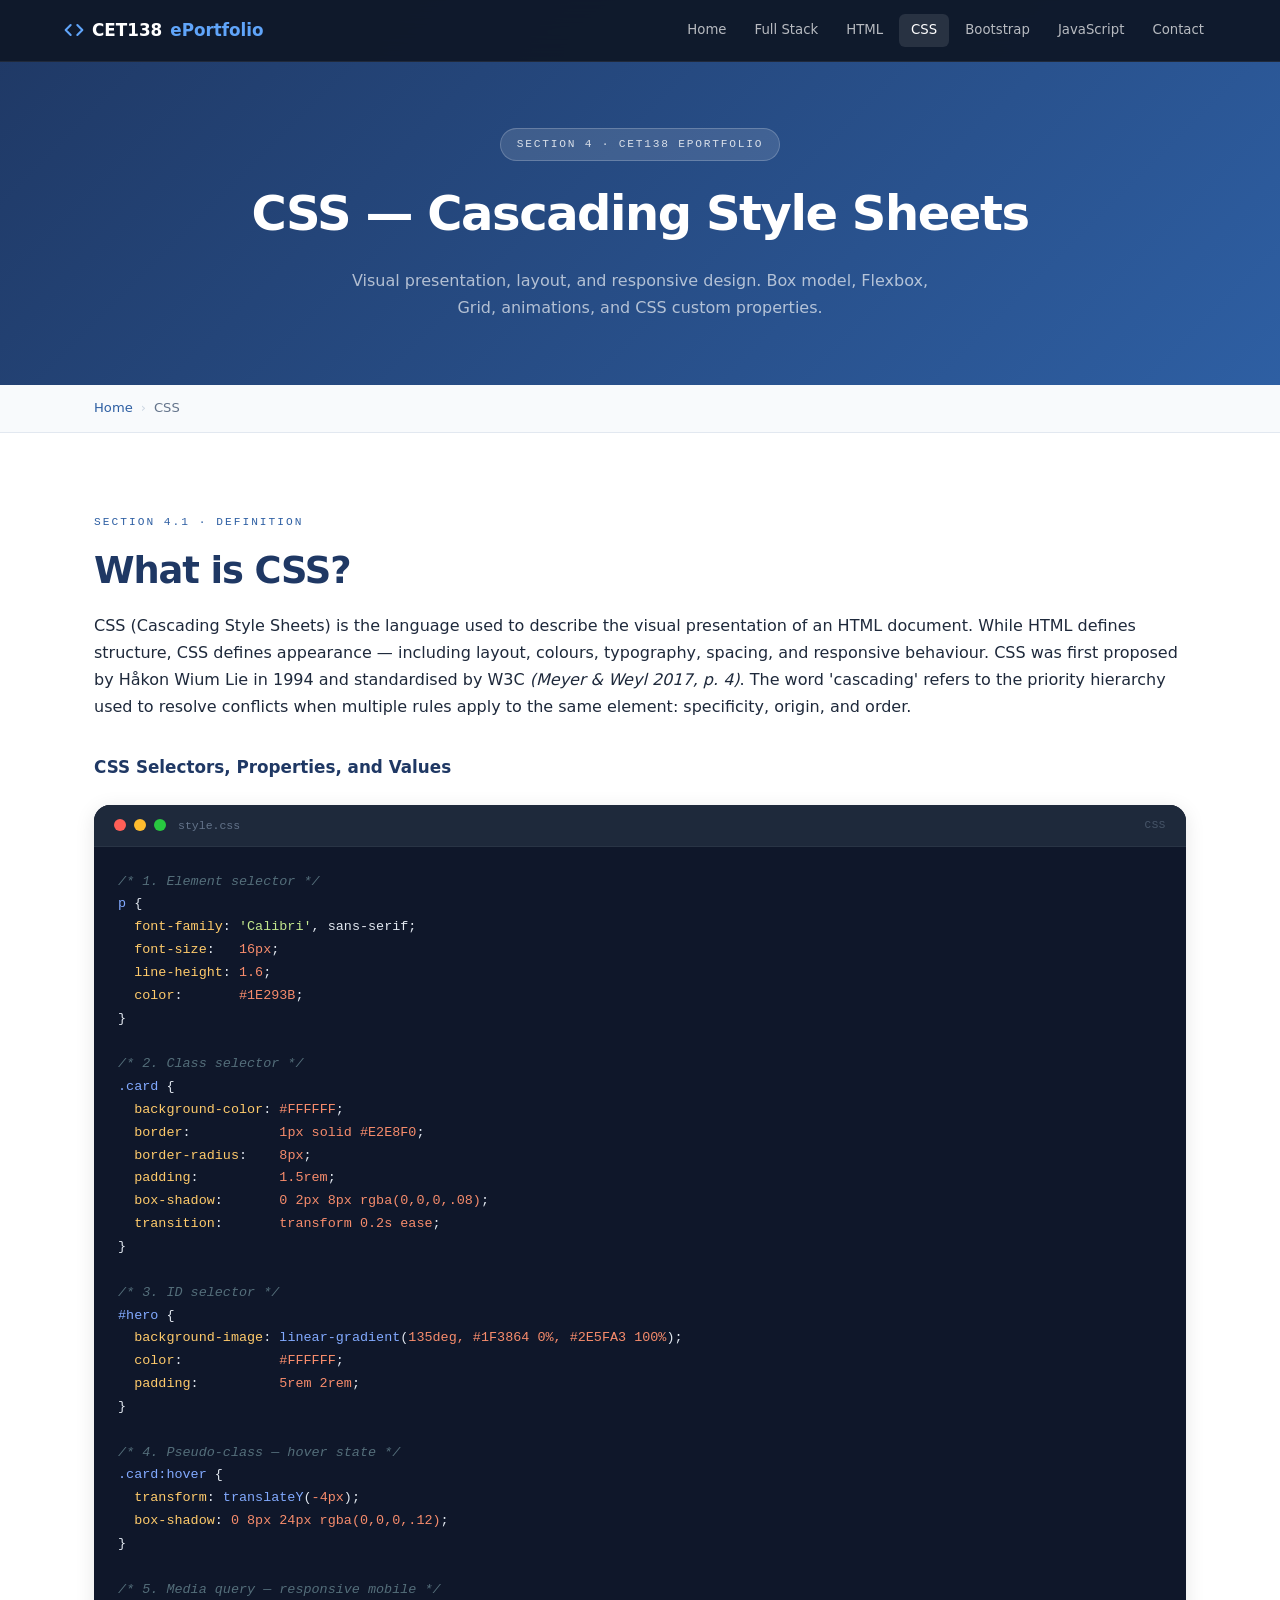
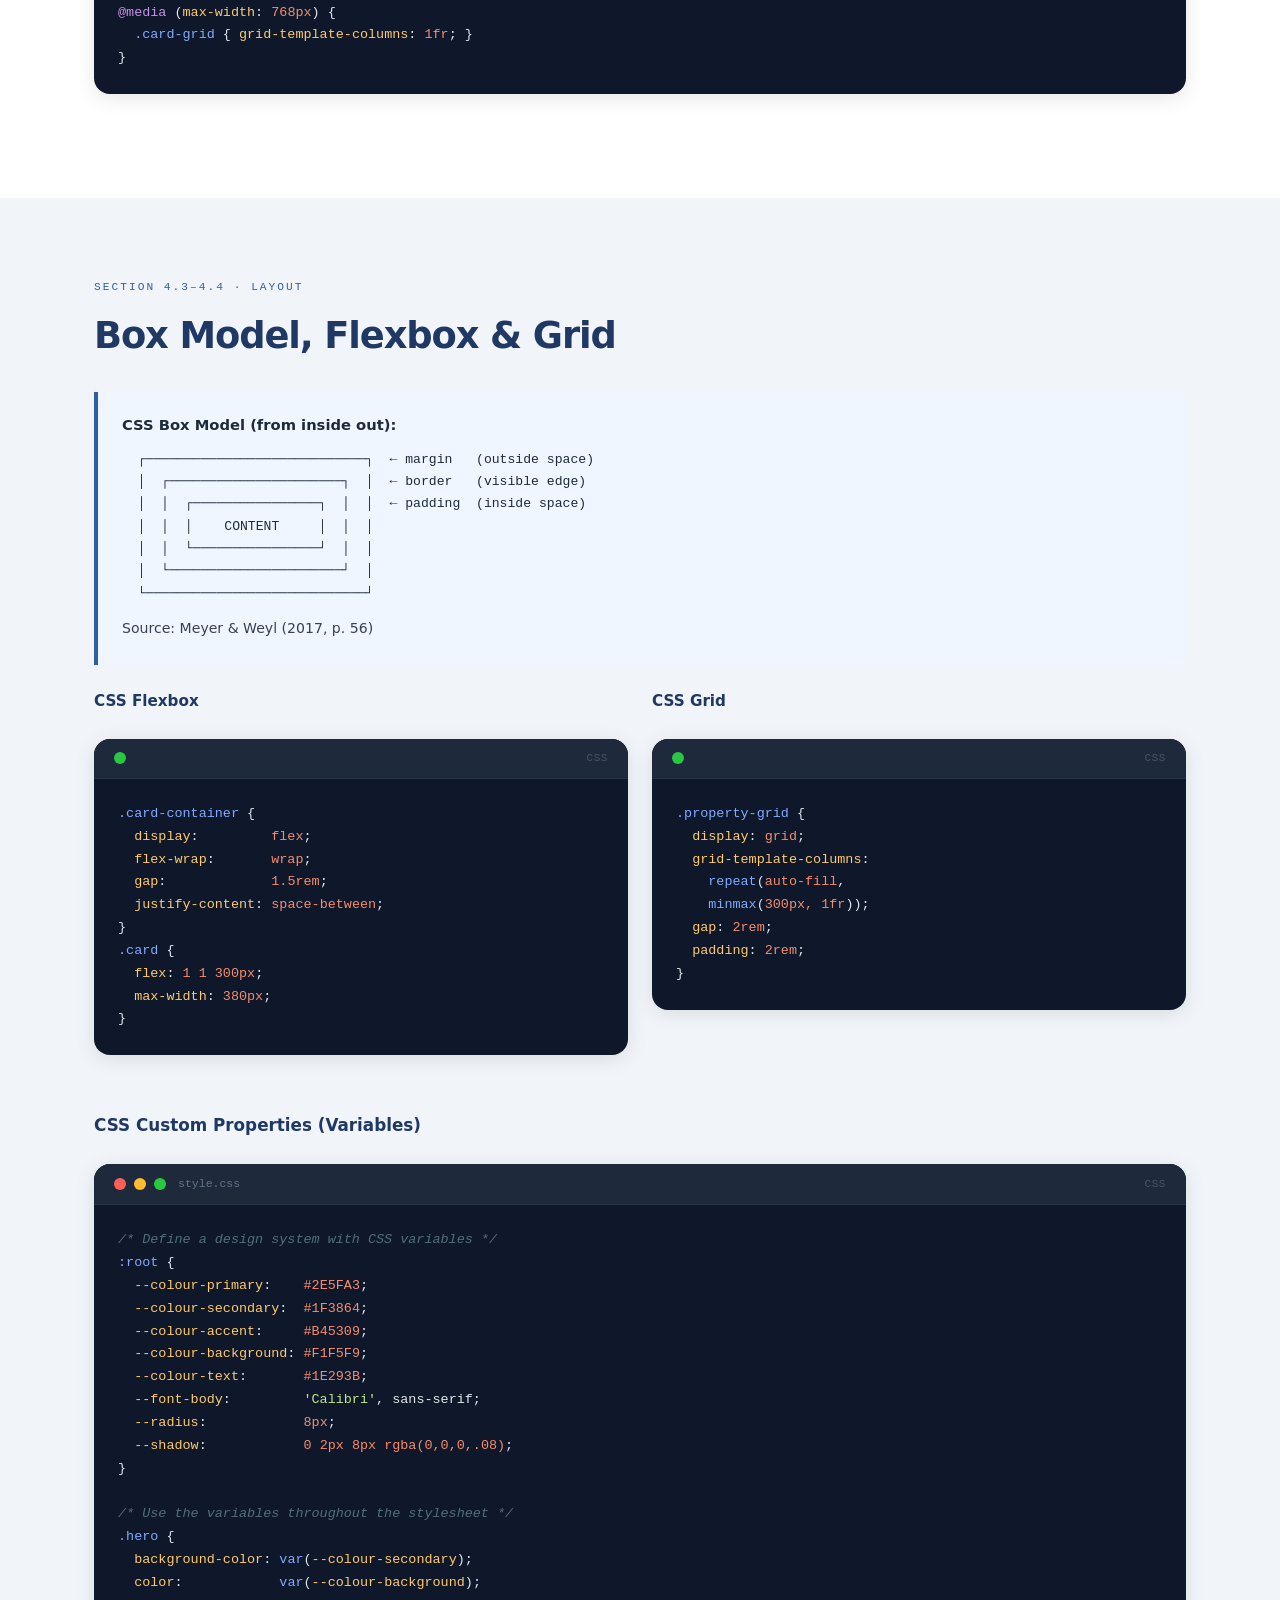
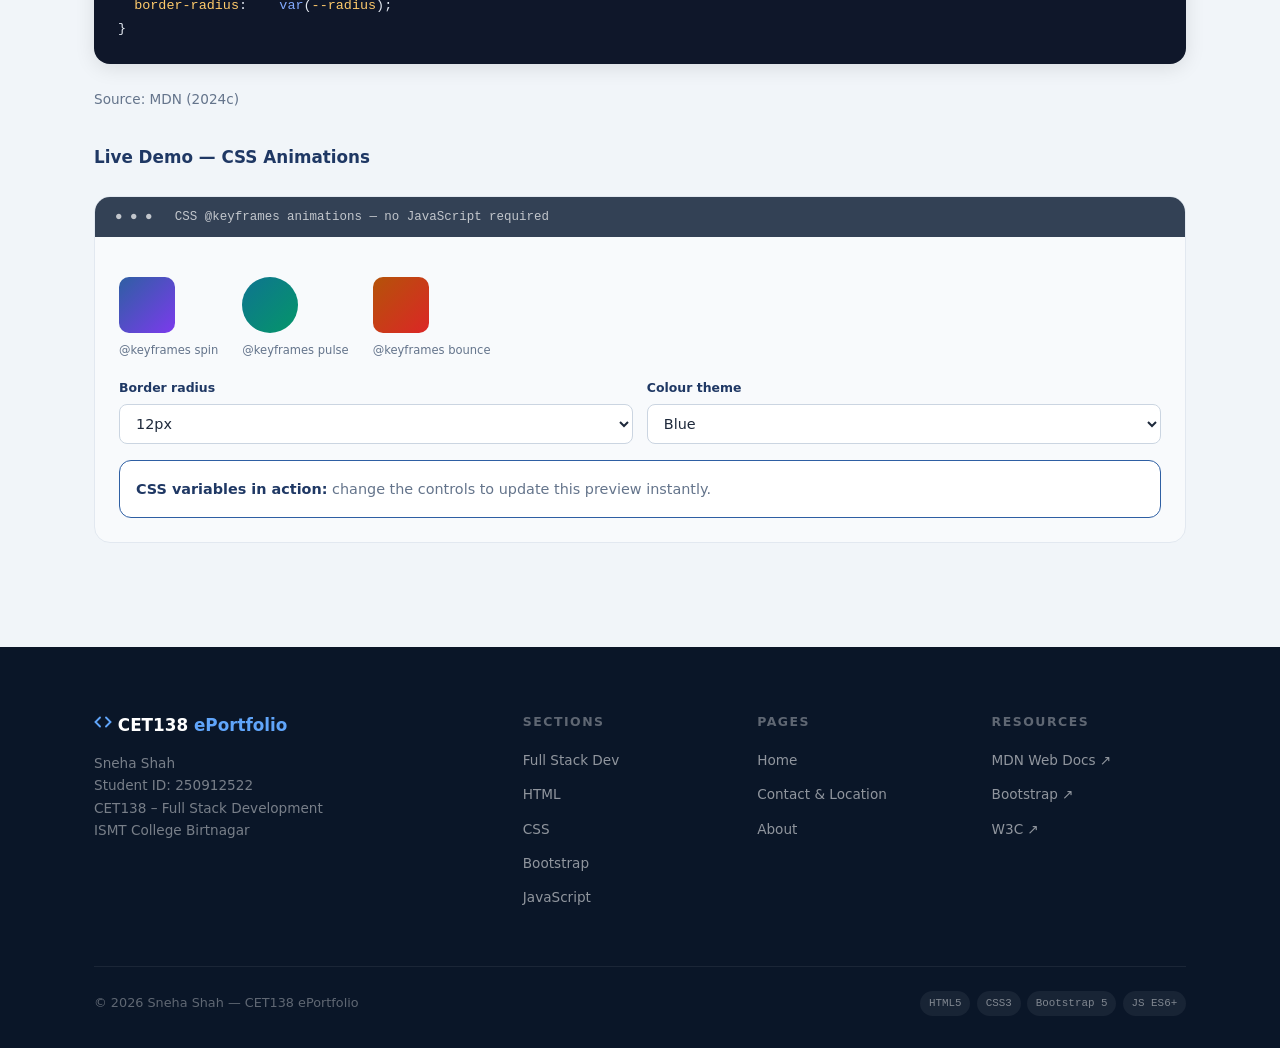
<file: pages/css-page.html>
<!DOCTYPE html>
<html lang="en">
<head>
  <meta charset="UTF-8" />
  <meta name="viewport" content="width=device-width, initial-scale=1.0" />
  <meta name="description" content="Visual presentation, layout, and responsive design. Box model, Flexbox, Grid, animations, and CSS custom properties." />
  <meta name="author" content="Sneha Shah" />
  <title>CSS | CET138 ePortfolio</title>
  <link rel="icon" href="../assets/icons/favicon.svg" type="image/svg+xml" />
  <link rel="stylesheet" href="../css/style.css" />
</head>
<body>

  <nav class="navbar" role="navigation" aria-label="Main navigation">
    <div class="navbar-inner">
      <a class="navbar-brand" href="../index.html">
        <svg width="20" height="20" viewBox="0 0 24 24" fill="none" stroke="#60A5FA" stroke-width="2.5" stroke-linecap="round" stroke-linejoin="round" aria-hidden="true"><polyline points="16 18 22 12 16 6"/><polyline points="8 6 2 12 8 18"/></svg>
        CET138 <span>ePortfolio</span>
      </a>
      <button class="nav-toggle" aria-expanded="false" aria-label="Toggle navigation">☰</button>
      <nav class="nav-links" aria-label="Site pages">
        <a href="../index.html">Home</a>
        <a href="fullstack.html">Full Stack</a>
        <a href="html.html">HTML</a>
        <a href="css-page.html">CSS</a>
        <a href="bootstrap.html">Bootstrap</a>
        <a href="javascript.html">JavaScript</a>
        <a href="contact.html">Contact</a>
        
      </nav>
    </div>
  </nav>

  <header class="page-hero" role="banner">
    <div class="container">
      <div class="page-hero-tag">Section 4 · CET138 ePortfolio</div>
      <h1>CSS — Cascading Style Sheets</h1>
      <p>Visual presentation, layout, and responsive design. Box model, Flexbox, Grid, animations, and CSS custom properties.</p>
    </div>
  </header>

  <nav class="breadcrumb-bar" aria-label="Breadcrumb">
    <div class="container">
      <div class="breadcrumb">
        <a href="../index.html">Home</a>
        <span class="breadcrumb-sep" aria-hidden="true">›</span>
        <span aria-current="page">CSS</span>
      </div>
    </div>
  </nav>

  <main id="main-content">

    <section class="section" aria-labelledby="css-def">
      <div class="container">
        <div class="reveal">
          <div class="section-label">Section 4.1 · Definition</div>
          <h2 class="section-title" id="css-def">What is CSS?</h2>
          <p>CSS (Cascading Style Sheets) is the language used to describe the visual presentation of an HTML document. While HTML defines structure, CSS defines appearance — including layout, colours, typography, spacing, and responsive behaviour. CSS was first proposed by Håkon Wium Lie in 1994 and standardised by W3C <cite>(Meyer &amp; Weyl 2017, p. 4)</cite>. The word 'cascading' refers to the priority hierarchy used to resolve conflicts when multiple rules apply to the same element: specificity, origin, and order.</p>
        </div>

        <div class="reveal" style="margin-top:2rem;">
          <h3 style="color:#1F3864;font-weight:700;font-size:1.05rem;margin-bottom:.75rem;">CSS Selectors, Properties, and Values</h3>
          <div class="code-block">
            <div class="code-header"><span class="code-dot r"></span><span class="code-dot y"></span><span class="code-dot g"></span><span class="code-title">style.css</span><span class="code-lang">CSS</span></div>
            <div class="code-body"><pre><span class="cm">/* 1. Element selector */</span>
<span class="fn">p</span> {
  <span class="at">font-family</span>: <span class="str">'Calibri'</span>, sans-serif;
  <span class="at">font-size</span>:   <span class="vl">16px</span>;
  <span class="at">line-height</span>: <span class="vl">1.6</span>;
  <span class="at">color</span>:       <span class="vl">#1E293B</span>;
}

<span class="cm">/* 2. Class selector */</span>
<span class="fn">.card</span> {
  <span class="at">background-color</span>: <span class="vl">#FFFFFF</span>;
  <span class="at">border</span>:           <span class="vl">1px solid #E2E8F0</span>;
  <span class="at">border-radius</span>:    <span class="vl">8px</span>;
  <span class="at">padding</span>:          <span class="vl">1.5rem</span>;
  <span class="at">box-shadow</span>:       <span class="vl">0 2px 8px rgba(0,0,0,.08)</span>;
  <span class="at">transition</span>:       <span class="vl">transform 0.2s ease</span>;
}

<span class="cm">/* 3. ID selector */</span>
<span class="fn">#hero</span> {
  <span class="at">background-image</span>: <span class="fn">linear-gradient</span>(<span class="vl">135deg, #1F3864 0%, #2E5FA3 100%</span>);
  <span class="at">color</span>:            <span class="vl">#FFFFFF</span>;
  <span class="at">padding</span>:          <span class="vl">5rem 2rem</span>;
}

<span class="cm">/* 4. Pseudo-class — hover state */</span>
<span class="fn">.card:hover</span> {
  <span class="at">transform</span>: <span class="fn">translateY</span>(<span class="vl">-4px</span>);
  <span class="at">box-shadow</span>: <span class="vl">0 8px 24px rgba(0,0,0,.12)</span>;
}

<span class="cm">/* 5. Media query — responsive mobile */</span>
<span class="kw">@media</span> (<span class="at">max-width</span>: <span class="vl">768px</span>) {
  <span class="fn">.card-grid</span> { <span class="at">grid-template-columns</span>: <span class="vl">1fr</span>; }
}</pre></div>
          </div>
        </div>
      </div>
    </section>

    <section class="section section--alt" aria-labelledby="css-layout">
      <div class="container">
        <div class="reveal">
          <div class="section-label">Section 4.3–4.4 · Layout</div>
          <h2 class="section-title" id="css-layout">Box Model, Flexbox &amp; Grid</h2>
        </div>

        <div class="info-box reveal">
          <p><strong>CSS Box Model (from inside out):</strong></p>
          <pre style="font-family:monospace;font-size:.82rem;margin:.75rem 0;color:#1E293B;">
  ┌────────────────────────────┐  ← margin   (outside space)
  │  ┌──────────────────────┐  │  ← border   (visible edge)
  │  │  ┌────────────────┐  │  │  ← padding  (inside space)
  │  │  │    CONTENT     │  │  │
  │  │  └────────────────┘  │  │
  │  └──────────────────────┘  │
  └────────────────────────────┘</pre>
          <p style="font-size:.88rem;color:#374151;">Source: Meyer &amp; Weyl (2017, p. 56)</p>
        </div>

        <div style="display:grid;grid-template-columns:1fr 1fr;gap:1.5rem;margin-top:1.5rem;" class="reveal">
          <div>
            <h3 style="color:#1F3864;font-weight:700;font-size:.95rem;margin-bottom:.75rem;">CSS Flexbox</h3>
            <div class="code-block">
              <div class="code-header"><span class="code-dot g"></span><span class="code-lang">CSS</span></div>
              <div class="code-body"><pre><span class="fn">.card-container</span> {
  <span class="at">display</span>:         <span class="vl">flex</span>;
  <span class="at">flex-wrap</span>:       <span class="vl">wrap</span>;
  <span class="at">gap</span>:             <span class="vl">1.5rem</span>;
  <span class="at">justify-content</span>: <span class="vl">space-between</span>;
}
<span class="fn">.card</span> {
  <span class="at">flex</span>: <span class="vl">1 1 300px</span>;
  <span class="at">max-width</span>: <span class="vl">380px</span>;
}</pre></div>
            </div>
          </div>
          <div>
            <h3 style="color:#1F3864;font-weight:700;font-size:.95rem;margin-bottom:.75rem;">CSS Grid</h3>
            <div class="code-block">
              <div class="code-header"><span class="code-dot g"></span><span class="code-lang">CSS</span></div>
              <div class="code-body"><pre><span class="fn">.property-grid</span> {
  <span class="at">display</span>: <span class="vl">grid</span>;
  <span class="at">grid-template-columns</span>:
    <span class="fn">repeat</span>(<span class="vl">auto-fill</span>,
    <span class="fn">minmax</span>(<span class="vl">300px, 1fr</span>));
  <span class="at">gap</span>: <span class="vl">2rem</span>;
  <span class="at">padding</span>: <span class="vl">2rem</span>;
}</pre></div>
            </div>
          </div>
        </div>

        <div class="reveal" style="margin-top:2rem;">
          <h3 style="color:#1F3864;font-weight:700;font-size:1.05rem;margin-bottom:.75rem;">CSS Custom Properties (Variables)</h3>
          <div class="code-block">
            <div class="code-header"><span class="code-dot r"></span><span class="code-dot y"></span><span class="code-dot g"></span><span class="code-title">style.css</span><span class="code-lang">CSS</span></div>
            <div class="code-body"><pre><span class="cm">/* Define a design system with CSS variables */</span>
<span class="fn">:root</span> {
  <span class="at">--colour-primary</span>:    <span class="vl">#2E5FA3</span>;
  <span class="at">--colour-secondary</span>:  <span class="vl">#1F3864</span>;
  <span class="at">--colour-accent</span>:     <span class="vl">#B45309</span>;
  <span class="at">--colour-background</span>: <span class="vl">#F1F5F9</span>;
  <span class="at">--colour-text</span>:       <span class="vl">#1E293B</span>;
  <span class="at">--font-body</span>:         <span class="str">'Calibri'</span>, sans-serif;
  <span class="at">--radius</span>:            <span class="vl">8px</span>;
  <span class="at">--shadow</span>:            <span class="vl">0 2px 8px rgba(0,0,0,.08)</span>;
}

<span class="cm">/* Use the variables throughout the stylesheet */</span>
<span class="fn">.hero</span> {
  <span class="at">background-color</span>: <span class="fn">var</span>(<span class="at">--colour-secondary</span>);
  <span class="at">color</span>:            <span class="fn">var</span>(<span class="at">--colour-background</span>);
  <span class="at">border-radius</span>:    <span class="fn">var</span>(<span class="at">--radius</span>);
}</pre></div>
          </div>
          <p style="font-size:.85rem;color:#64748B;margin-top:.5rem;">Source: MDN (2024c)</p>
        </div>

        <!-- Live CSS demo -->
        <div class="reveal" style="margin-top:2rem;">
          <h3 style="color:#1F3864;font-weight:700;font-size:1.05rem;margin-bottom:.75rem;">Live Demo — CSS Animations</h3>
          <div class="demo-widget">
            <div class="demo-widget-header">● ● ● &nbsp; CSS @keyframes animations — no JavaScript required</div>
            <div class="demo-widget-body">
              <div class="anim-demo-box">
                <div><div class="box-spin" aria-label="Spinning box"></div><p style="text-align:center;font-size:.72rem;color:#64748B;margin-top:.5rem;">@keyframes spin</p></div>
                <div><div class="box-pulse" aria-label="Pulsing circle"></div><p style="text-align:center;font-size:.72rem;color:#64748B;margin-top:.5rem;">@keyframes pulse</p></div>
                <div><div class="box-bounce" aria-label="Bouncing box"></div><p style="text-align:center;font-size:.72rem;color:#64748B;margin-top:.5rem;">@keyframes bounce</p></div>
              </div>
              <div class="demo-form-grid">
                <div class="demo-field">
                  <label for="cssRadius">Border radius</label>
                  <select id="cssRadius" onchange="updateCssDemo()">
                    <option value="4px">4px</option>
                    <option value="12px" selected>12px</option>
                    <option value="28px">28px</option>
                  </select>
                </div>
                <div class="demo-field">
                  <label for="cssTheme">Colour theme</label>
                  <select id="cssTheme" onchange="updateCssDemo()">
                    <option value="#2E5FA3">Blue</option>
                    <option value="#0E7490">Teal</option>
                    <option value="#B45309">Amber</option>
                  </select>
                </div>
              </div>
              <div id="cssDemoCard" class="demo-output" style="border-radius:12px;border-color:#2E5FA3;">
                <strong>CSS variables in action:</strong> change the controls to update this preview instantly.
              </div>
            </div>
          </div>
        </div>
      </div>
    </section>

  </main>

  <footer class="footer" role="contentinfo">
    <div class="container">
      <div class="footer-grid">
        <div>
          <div class="footer-brand"><svg width="18" height="18" viewBox="0 0 24 24" fill="none" stroke="#60A5FA" stroke-width="2.5" stroke-linecap="round" aria-hidden="true"><polyline points="16 18 22 12 16 6"/><polyline points="8 6 2 12 8 18"/></svg>&nbsp;CET138 <span>ePortfolio</span></div>
          <p class="footer-desc">Sneha Shah<br/>Student ID: 250912522<br/>CET138 – Full Stack Development<br/>ISMT College Birtnagar</p>
        </div>
        <div>
          <div class="footer-heading">Sections</div>
          <ul class="footer-links">
            <li><a href="fullstack.html">Full Stack Dev</a></li>
            <li><a href="html.html">HTML</a></li>
            <li><a href="css-page.html">CSS</a></li>
            <li><a href="bootstrap.html">Bootstrap</a></li>
            <li><a href="javascript.html">JavaScript</a></li>
          </ul>
        </div>
        <div>
          <div class="footer-heading">Pages</div>
          <ul class="footer-links">
            <li><a href="../index.html">Home</a></li>
            <li><a href="contact.html">Contact &amp; Location</a></li>
           
            <li><a href="about.html">About</a></li>
          </ul>
        </div>
        <div>
          <div class="footer-heading">Resources</div>
          <ul class="footer-links">
            <li><a href="https://developer.mozilla.org" target="_blank" rel="noopener">MDN Web Docs ↗</a></li>
            <li><a href="https://getbootstrap.com" target="_blank" rel="noopener">Bootstrap ↗</a></li>
            <li><a href="https://www.w3.org" target="_blank" rel="noopener">W3C ↗</a></li>
          </ul>
        </div>
      </div>
      <div class="footer-bottom">
        <p class="footer-copy">© 2026 Sneha Shah — CET138 ePortfolio</p>
        <div class="footer-tech"><span>HTML5</span><span>CSS3</span><span>Bootstrap 5</span><span>JS ES6+</span></div>
      </div>
    </div>
  </footer>
  <button id="backToTop" aria-label="Back to top">↑</button>
  <script src="../js/main.js"></script>
</body>
</html>
</file>
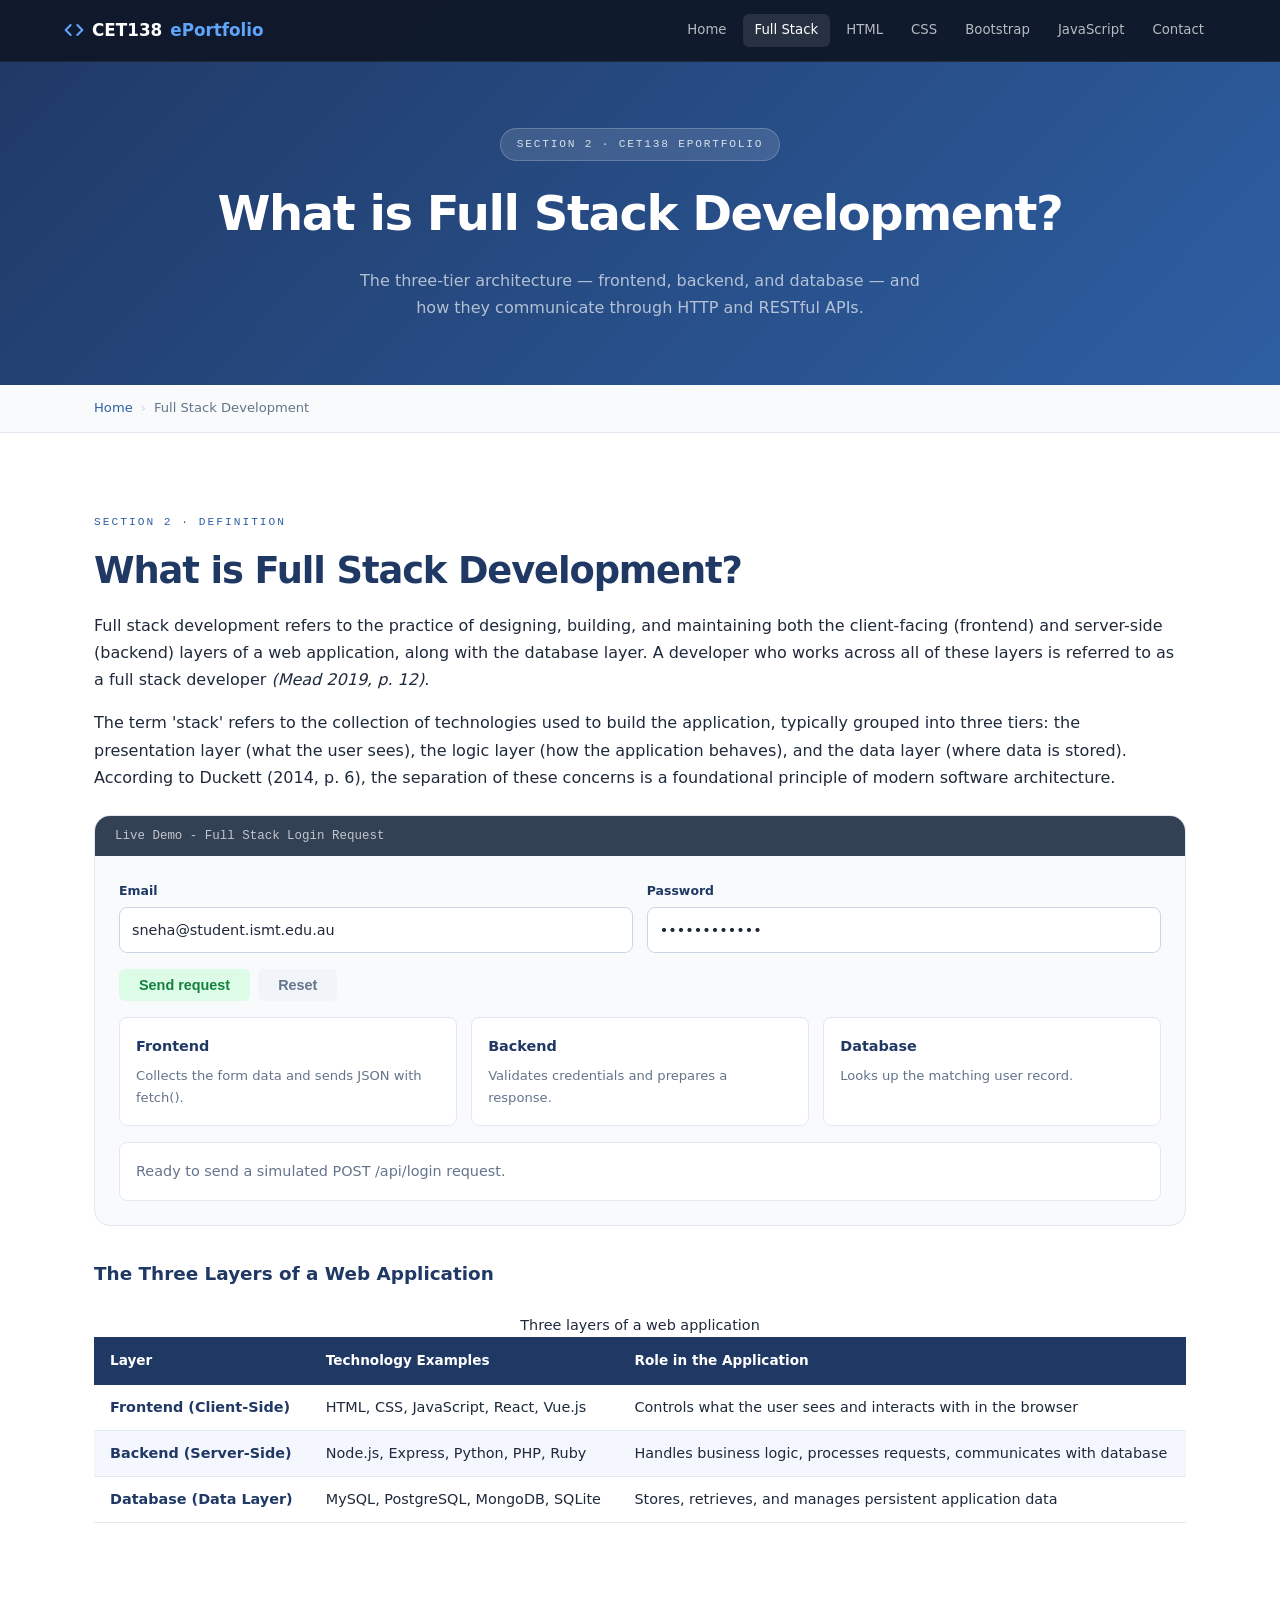
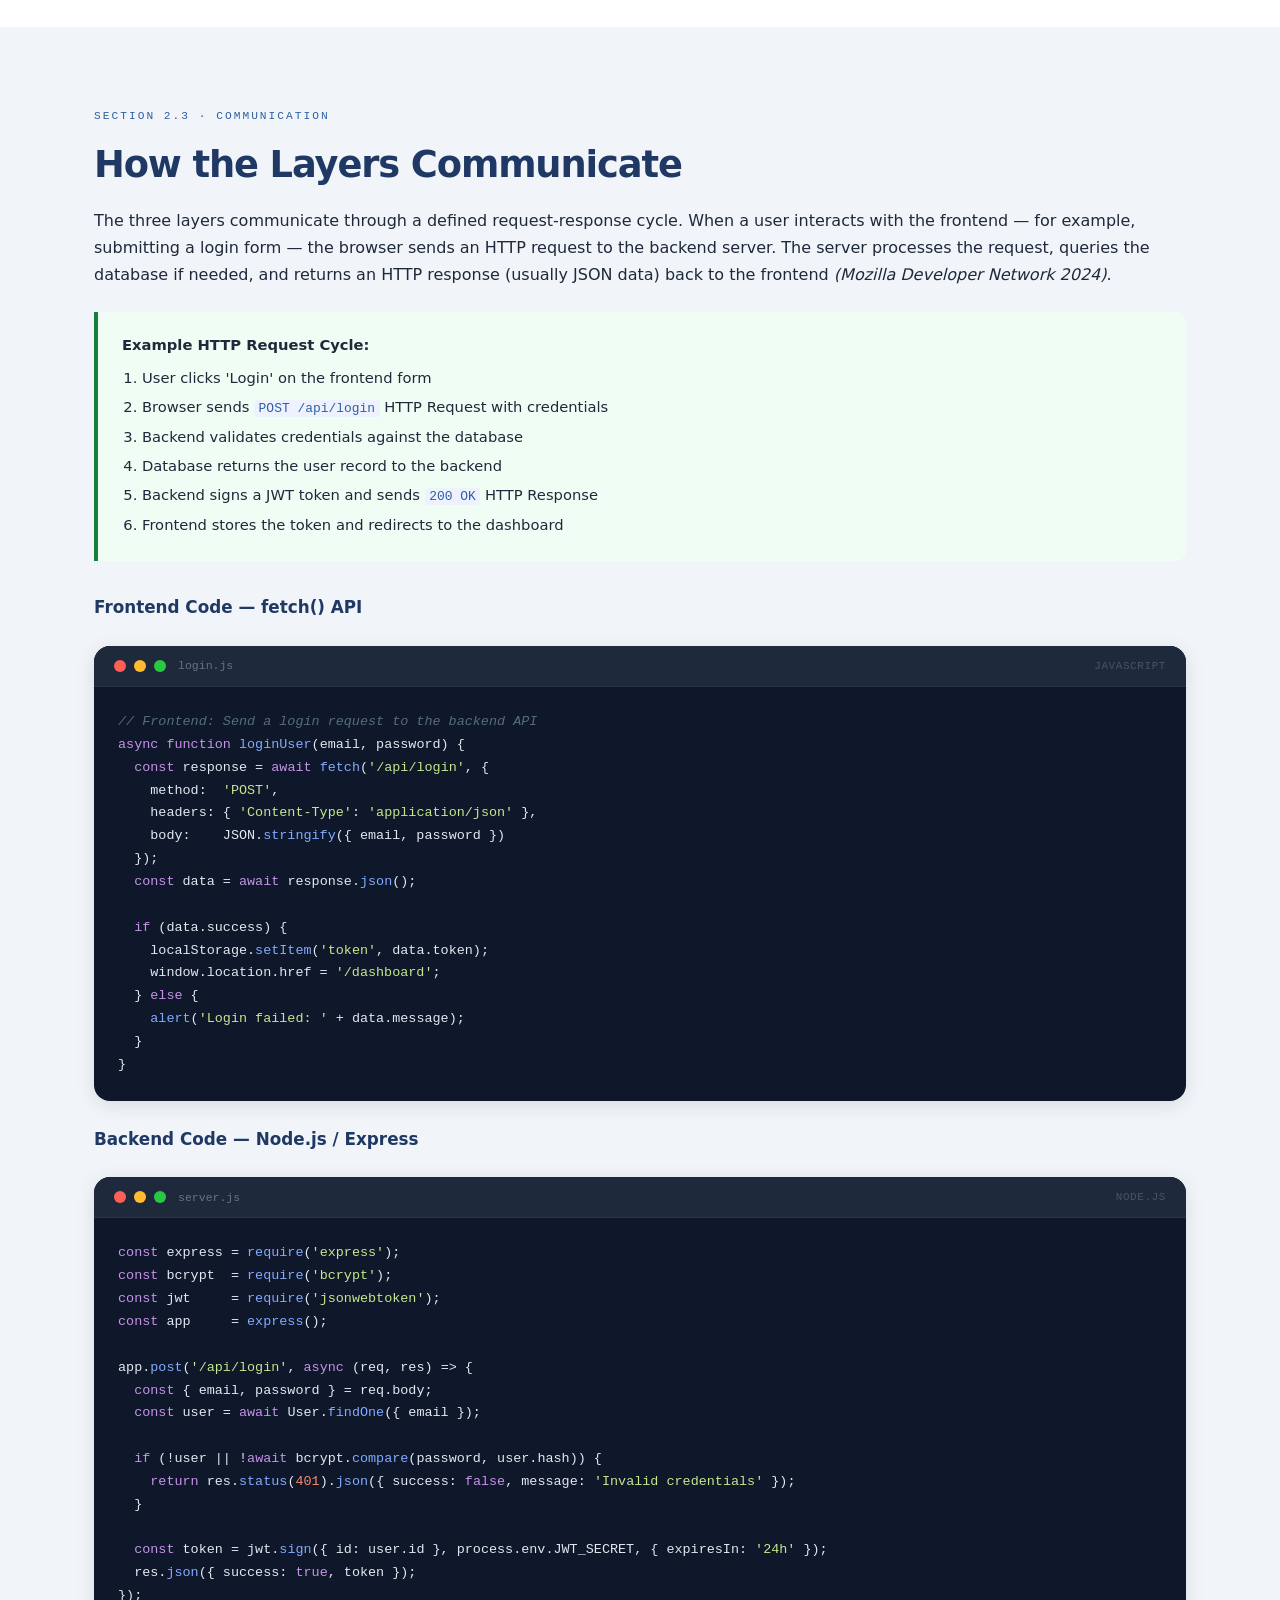
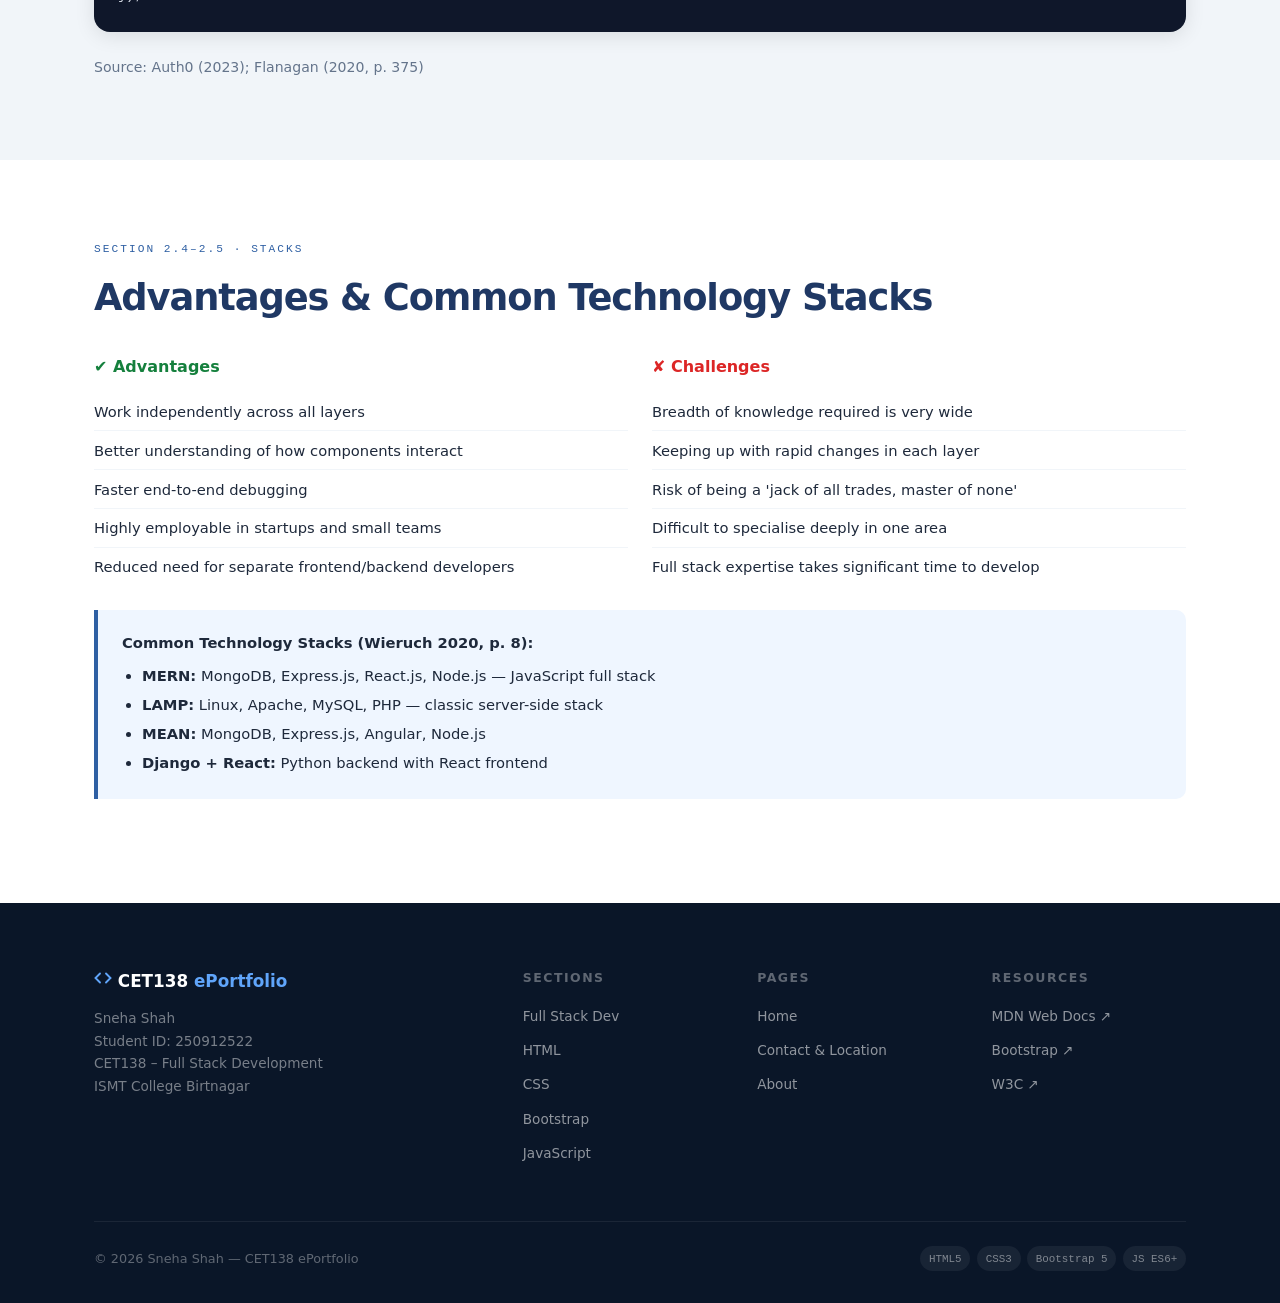
<file: pages/fullstack.html>
<!DOCTYPE html>
<html lang="en">
<head>
  <meta charset="UTF-8" />
  <meta name="viewport" content="width=device-width, initial-scale=1.0" />
  <meta name="description" content="The three-tier architecture — frontend, backend, and database — and how they communicate through HTTP and RESTful APIs." />
  <meta name="author" content="Sneha Shah" />
  <title>Full Stack Development | CET138 ePortfolio</title>
  <link rel="icon" href="../assets/icons/favicon.svg" type="image/svg+xml" />
  <link rel="stylesheet" href="../css/style.css" />
</head>
<body>

  <nav class="navbar" role="navigation" aria-label="Main navigation">
    <div class="navbar-inner">
      <a class="navbar-brand" href="../index.html">
        <svg width="20" height="20" viewBox="0 0 24 24" fill="none" stroke="#60A5FA" stroke-width="2.5" stroke-linecap="round" stroke-linejoin="round" aria-hidden="true"><polyline points="16 18 22 12 16 6"/><polyline points="8 6 2 12 8 18"/></svg>
        CET138 <span>ePortfolio</span>
      </a>
      <button class="nav-toggle" aria-expanded="false" aria-label="Toggle navigation">☰</button>
      <nav class="nav-links" aria-label="Site pages">
        <a href="../index.html">Home</a>
        <a href="fullstack.html">Full Stack</a>
        <a href="html.html">HTML</a>
        <a href="css-page.html">CSS</a>
        <a href="bootstrap.html">Bootstrap</a>
        <a href="javascript.html">JavaScript</a>
        <a href="contact.html">Contact</a>
        
      </nav>
    </div>
  </nav>

  <header class="page-hero" role="banner">
    <div class="container">
      <div class="page-hero-tag">Section 2 · CET138 ePortfolio</div>
      <h1>What is Full Stack Development?</h1>
      <p>The three-tier architecture — frontend, backend, and database — and how they communicate through HTTP and RESTful APIs.</p>
    </div>
  </header>

  <nav class="breadcrumb-bar" aria-label="Breadcrumb">
    <div class="container">
      <div class="breadcrumb">
        <a href="../index.html">Home</a>
        <span class="breadcrumb-sep" aria-hidden="true">›</span>
        <span aria-current="page">Full Stack Development</span>
      </div>
    </div>
  </nav>

  <main id="main-content">

    <section class="section" aria-labelledby="fs-def">
      <div class="container">
        <div class="reveal">
          <div class="section-label">Section 2 · Definition</div>
          <h2 class="section-title" id="fs-def">What is Full Stack Development?</h2>
          <p>Full stack development refers to the practice of designing, building, and maintaining both the client-facing (frontend) and server-side (backend) layers of a web application, along with the database layer. A developer who works across all of these layers is referred to as a full stack developer <cite>(Mead 2019, p.&nbsp;12)</cite>.</p>
          <p style="margin-top:1rem;">The term 'stack' refers to the collection of technologies used to build the application, typically grouped into three tiers: the presentation layer (what the user sees), the logic layer (how the application behaves), and the data layer (where data is stored). According to Duckett (2014, p.&nbsp;6), the separation of these concerns is a foundational principle of modern software architecture.</p>
        </div>

        <div class="demo-widget reveal" style="margin-top:1.5rem;">
          <div class="demo-widget-header">Live Demo - Full Stack Login Request</div>
          <div class="demo-widget-body">
            <div class="demo-form-grid">
              <div class="demo-field">
                <label for="fsEmail">Email</label>
                <input type="email" id="fsEmail" value="sneha@student.ismt.edu.au" />
              </div>
              <div class="demo-field">
                <label for="fsPassword">Password</label>
                <input type="password" id="fsPassword" value="portfolio123" />
              </div>
            </div>
            <div class="demo-actions">
              <button class="btn-cnt inc" type="button" onclick="simulateFullStackLogin()">Send request</button>
              <button class="btn-cnt rst" type="button" onclick="resetFullStackDemo()">Reset</button>
            </div>
            <div class="demo-stage" aria-label="Full stack request stages">
              <div class="demo-stage-card" id="fsStageFrontend">
                <h4>Frontend</h4>
                <p>Collects the form data and sends JSON with fetch().</p>
              </div>
              <div class="demo-stage-card" id="fsStageBackend">
                <h4>Backend</h4>
                <p>Validates credentials and prepares a response.</p>
              </div>
              <div class="demo-stage-card" id="fsStageDatabase">
                <h4>Database</h4>
                <p>Looks up the matching user record.</p>
              </div>
            </div>
            <div class="demo-output" id="fsOutput">Ready to send a simulated POST /api/login request.</div>
          </div>
        </div>

        <div class="reveal" style="margin-top:2rem;">
          <h3 style="color:#1F3864;font-size:1.15rem;font-weight:700;margin-bottom:1rem;">The Three Layers of a Web Application</h3>
          <table class="data-table">
            <caption class="visually-hidden">Three layers of a web application</caption>
            <thead><tr><th>Layer</th><th>Technology Examples</th><th>Role in the Application</th></tr></thead>
            <tbody>
              <tr><td>Frontend (Client-Side)</td><td>HTML, CSS, JavaScript, React, Vue.js</td><td>Controls what the user sees and interacts with in the browser</td></tr>
              <tr><td>Backend (Server-Side)</td><td>Node.js, Express, Python, PHP, Ruby</td><td>Handles business logic, processes requests, communicates with database</td></tr>
              <tr><td>Database (Data Layer)</td><td>MySQL, PostgreSQL, MongoDB, SQLite</td><td>Stores, retrieves, and manages persistent application data</td></tr>
            </tbody>
          </table>
        </div>
      </div>
    </section>

    <section class="section section--alt" aria-labelledby="fs-comm">
      <div class="container">
        <div class="reveal">
          <div class="section-label">Section 2.3 · Communication</div>
          <h2 class="section-title" id="fs-comm">How the Layers Communicate</h2>
          <p>The three layers communicate through a defined request-response cycle. When a user interacts with the frontend — for example, submitting a login form — the browser sends an HTTP request to the backend server. The server processes the request, queries the database if needed, and returns an HTTP response (usually JSON data) back to the frontend <cite>(Mozilla Developer Network 2024)</cite>.</p>
        </div>
        <div class="info-box success reveal" style="margin-top:1.5rem;">
          <p><strong>Example HTTP Request Cycle:</strong></p>
          <ol style="margin:.5rem 0 0 1.25rem;">
            <li>User clicks 'Login' on the frontend form</li>
            <li>Browser sends <code>POST /api/login</code> HTTP Request with credentials</li>
            <li>Backend validates credentials against the database</li>
            <li>Database returns the user record to the backend</li>
            <li>Backend signs a JWT token and sends <code>200 OK</code> HTTP Response</li>
            <li>Frontend stores the token and redirects to the dashboard</li>
          </ol>
        </div>

        <div class="reveal" style="margin-top:2rem;">
          <h3 style="color:#1F3864;font-weight:700;font-size:1.05rem;margin-bottom:.75rem;">Frontend Code — fetch() API</h3>
          <div class="code-block">
            <div class="code-header"><span class="code-dot r"></span><span class="code-dot y"></span><span class="code-dot g"></span><span class="code-title">login.js</span><span class="code-lang">JavaScript</span></div>
            <div class="code-body"><pre><span class="cm">// Frontend: Send a login request to the backend API</span>
<span class="kw">async function</span> <span class="fn">loginUser</span>(email, password) {
  <span class="kw">const</span> response = <span class="kw">await</span> <span class="fn">fetch</span>(<span class="str">'/api/login'</span>, {
    method:  <span class="str">'POST'</span>,
    headers: { <span class="str">'Content-Type'</span>: <span class="str">'application/json'</span> },
    body:    JSON.<span class="fn">stringify</span>({ email, password })
  });
  <span class="kw">const</span> data = <span class="kw">await</span> response.<span class="fn">json</span>();

  <span class="kw">if</span> (data.success) {
    localStorage.<span class="fn">setItem</span>(<span class="str">'token'</span>, data.token);
    window.location.href = <span class="str">'/dashboard'</span>;
  } <span class="kw">else</span> {
    <span class="fn">alert</span>(<span class="str">'Login failed: '</span> + data.message);
  }
}</pre></div>
          </div>
        </div>

        <div class="reveal">
          <h3 style="color:#1F3864;font-weight:700;font-size:1.05rem;margin-bottom:.75rem;">Backend Code — Node.js / Express</h3>
          <div class="code-block">
            <div class="code-header"><span class="code-dot r"></span><span class="code-dot y"></span><span class="code-dot g"></span><span class="code-title">server.js</span><span class="code-lang">Node.js</span></div>
            <div class="code-body"><pre><span class="kw">const</span> express = <span class="fn">require</span>(<span class="str">'express'</span>);
<span class="kw">const</span> bcrypt  = <span class="fn">require</span>(<span class="str">'bcrypt'</span>);
<span class="kw">const</span> jwt     = <span class="fn">require</span>(<span class="str">'jsonwebtoken'</span>);
<span class="kw">const</span> app     = <span class="fn">express</span>();

app.<span class="fn">post</span>(<span class="str">'/api/login'</span>, <span class="kw">async</span> (req, res) => {
  <span class="kw">const</span> { email, password } = req.body;
  <span class="kw">const</span> user = <span class="kw">await</span> User.<span class="fn">findOne</span>({ email });

  <span class="kw">if</span> (!user || !<span class="kw">await</span> bcrypt.<span class="fn">compare</span>(password, user.hash)) {
    <span class="kw">return</span> res.<span class="fn">status</span>(<span class="vl">401</span>).<span class="fn">json</span>({ success: <span class="kw">false</span>, message: <span class="str">'Invalid credentials'</span> });
  }

  <span class="kw">const</span> token = jwt.<span class="fn">sign</span>({ id: user.id }, process.env.JWT_SECRET, { expiresIn: <span class="str">'24h'</span> });
  res.<span class="fn">json</span>({ success: <span class="kw">true</span>, token });
});</pre></div>
          </div>
          <p style="font-size:.88rem;color:#64748B;margin-top:.5rem;">Source: Auth0 (2023); Flanagan (2020, p. 375)</p>
        </div>
      </div>
    </section>

    <section class="section" aria-labelledby="fs-stacks">
      <div class="container">
        <div class="reveal">
          <div class="section-label">Section 2.4–2.5 · Stacks</div>
          <h2 class="section-title" id="fs-stacks">Advantages &amp; Common Technology Stacks</h2>
        </div>
        <div style="display:grid;grid-template-columns:1fr 1fr;gap:1.5rem;margin:1.5rem 0;" class="reveal">
          <div>
            <h3 style="color:#15803D;font-weight:700;font-size:1rem;margin-bottom:.75rem;">✔ Advantages</h3>
            <ul style="list-style:none;padding:0;">
              <li style="padding:.4rem 0;border-bottom:1px solid #F1F5F9;font-size:.92rem;">Work independently across all layers</li>
              <li style="padding:.4rem 0;border-bottom:1px solid #F1F5F9;font-size:.92rem;">Better understanding of how components interact</li>
              <li style="padding:.4rem 0;border-bottom:1px solid #F1F5F9;font-size:.92rem;">Faster end-to-end debugging</li>
              <li style="padding:.4rem 0;border-bottom:1px solid #F1F5F9;font-size:.92rem;">Highly employable in startups and small teams</li>
              <li style="padding:.4rem 0;font-size:.92rem;">Reduced need for separate frontend/backend developers</li>
            </ul>
          </div>
          <div>
            <h3 style="color:#DC2626;font-weight:700;font-size:1rem;margin-bottom:.75rem;">✘ Challenges</h3>
            <ul style="list-style:none;padding:0;">
              <li style="padding:.4rem 0;border-bottom:1px solid #F1F5F9;font-size:.92rem;">Breadth of knowledge required is very wide</li>
              <li style="padding:.4rem 0;border-bottom:1px solid #F1F5F9;font-size:.92rem;">Keeping up with rapid changes in each layer</li>
              <li style="padding:.4rem 0;border-bottom:1px solid #F1F5F9;font-size:.92rem;">Risk of being a 'jack of all trades, master of none'</li>
              <li style="padding:.4rem 0;border-bottom:1px solid #F1F5F9;font-size:.92rem;">Difficult to specialise deeply in one area</li>
              <li style="padding:.4rem 0;font-size:.92rem;">Full stack expertise takes significant time to develop</li>
            </ul>
          </div>
        </div>
        <div class="info-box reveal">
          <p><strong>Common Technology Stacks (Wieruch 2020, p. 8):</strong></p>
          <ul style="margin:.5rem 0 0 1.25rem;">
            <li><strong>MERN:</strong> MongoDB, Express.js, React.js, Node.js — JavaScript full stack</li>
            <li><strong>LAMP:</strong> Linux, Apache, MySQL, PHP — classic server-side stack</li>
            <li><strong>MEAN:</strong> MongoDB, Express.js, Angular, Node.js</li>
            <li><strong>Django + React:</strong> Python backend with React frontend</li>
          </ul>
        </div>
      </div>
    </section>

  </main>

  <footer class="footer" role="contentinfo">
    <div class="container">
      <div class="footer-grid">
        <div>
          <div class="footer-brand"><svg width="18" height="18" viewBox="0 0 24 24" fill="none" stroke="#60A5FA" stroke-width="2.5" stroke-linecap="round" aria-hidden="true"><polyline points="16 18 22 12 16 6"/><polyline points="8 6 2 12 8 18"/></svg>&nbsp;CET138 <span>ePortfolio</span></div>
          <p class="footer-desc">Sneha Shah<br/>Student ID: 250912522<br/>CET138 – Full Stack Development<br/>ISMT College Birtnagar</p>
        </div>
        <div>
          <div class="footer-heading">Sections</div>
          <ul class="footer-links">
            <li><a href="fullstack.html">Full Stack Dev</a></li>
            <li><a href="html.html">HTML</a></li>
            <li><a href="css-page.html">CSS</a></li>
            <li><a href="bootstrap.html">Bootstrap</a></li>
            <li><a href="javascript.html">JavaScript</a></li>
          </ul>
        </div>
        <div>
          <div class="footer-heading">Pages</div>
          <ul class="footer-links">
            <li><a href="../index.html">Home</a></li>
            <li><a href="contact.html">Contact &amp; Location</a></li>
            <!-- <li><a href="references.html">References</a></li> -->
            <li><a href="about.html">About</a></li>
          </ul>
        </div>
        <div>
          <div class="footer-heading">Resources</div>
          <ul class="footer-links">
            <li><a href="https://developer.mozilla.org" target="_blank" rel="noopener">MDN Web Docs ↗</a></li>
            <li><a href="https://getbootstrap.com" target="_blank" rel="noopener">Bootstrap ↗</a></li>
            <li><a href="https://www.w3.org" target="_blank" rel="noopener">W3C ↗</a></li>
          </ul>
        </div>
      </div>
      <div class="footer-bottom">
        <p class="footer-copy">© 2026 Sneha Shah — CET138 ePortfolio</p>
        <div class="footer-tech"><span>HTML5</span><span>CSS3</span><span>Bootstrap 5</span><span>JS ES6+</span></div>
      </div>
    </div>
  </footer>
  <button id="backToTop" aria-label="Back to top">↑</button>
  <script src="../js/main.js"></script>
</body>
</html>
</file>
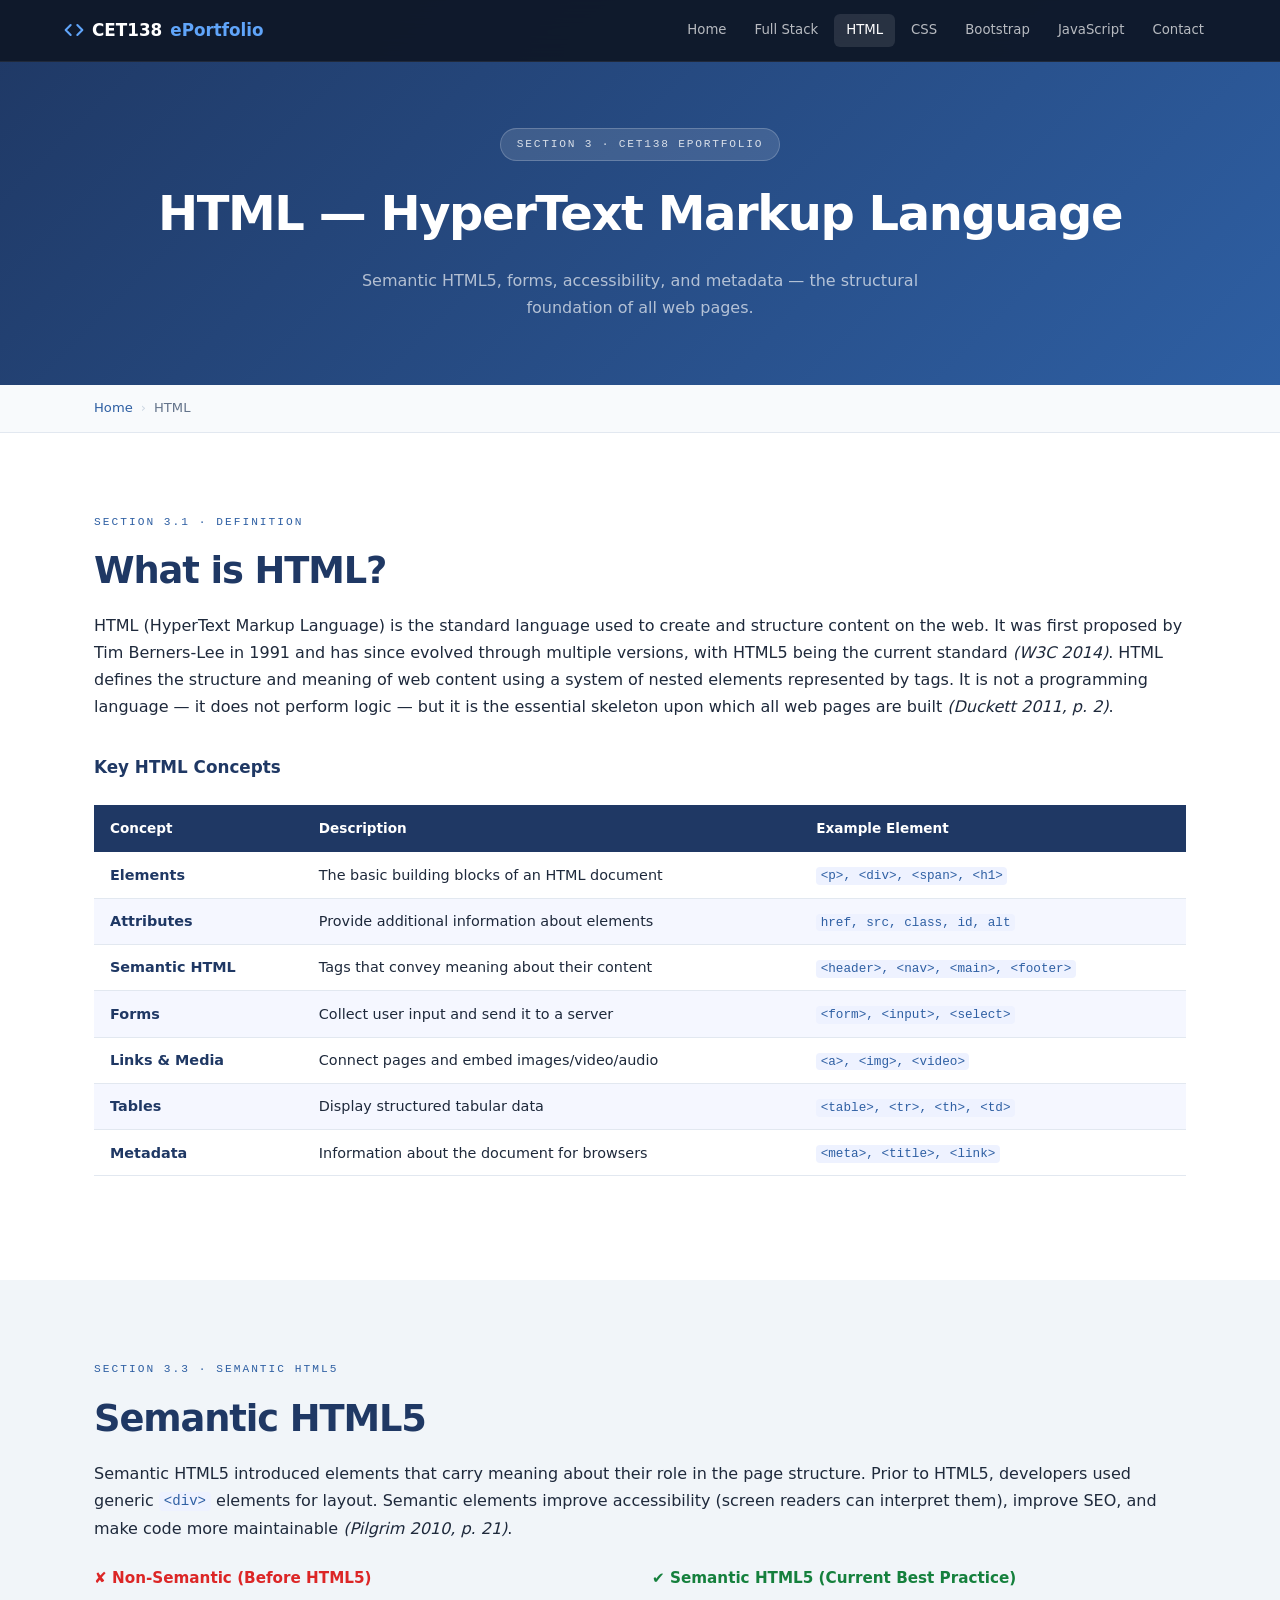
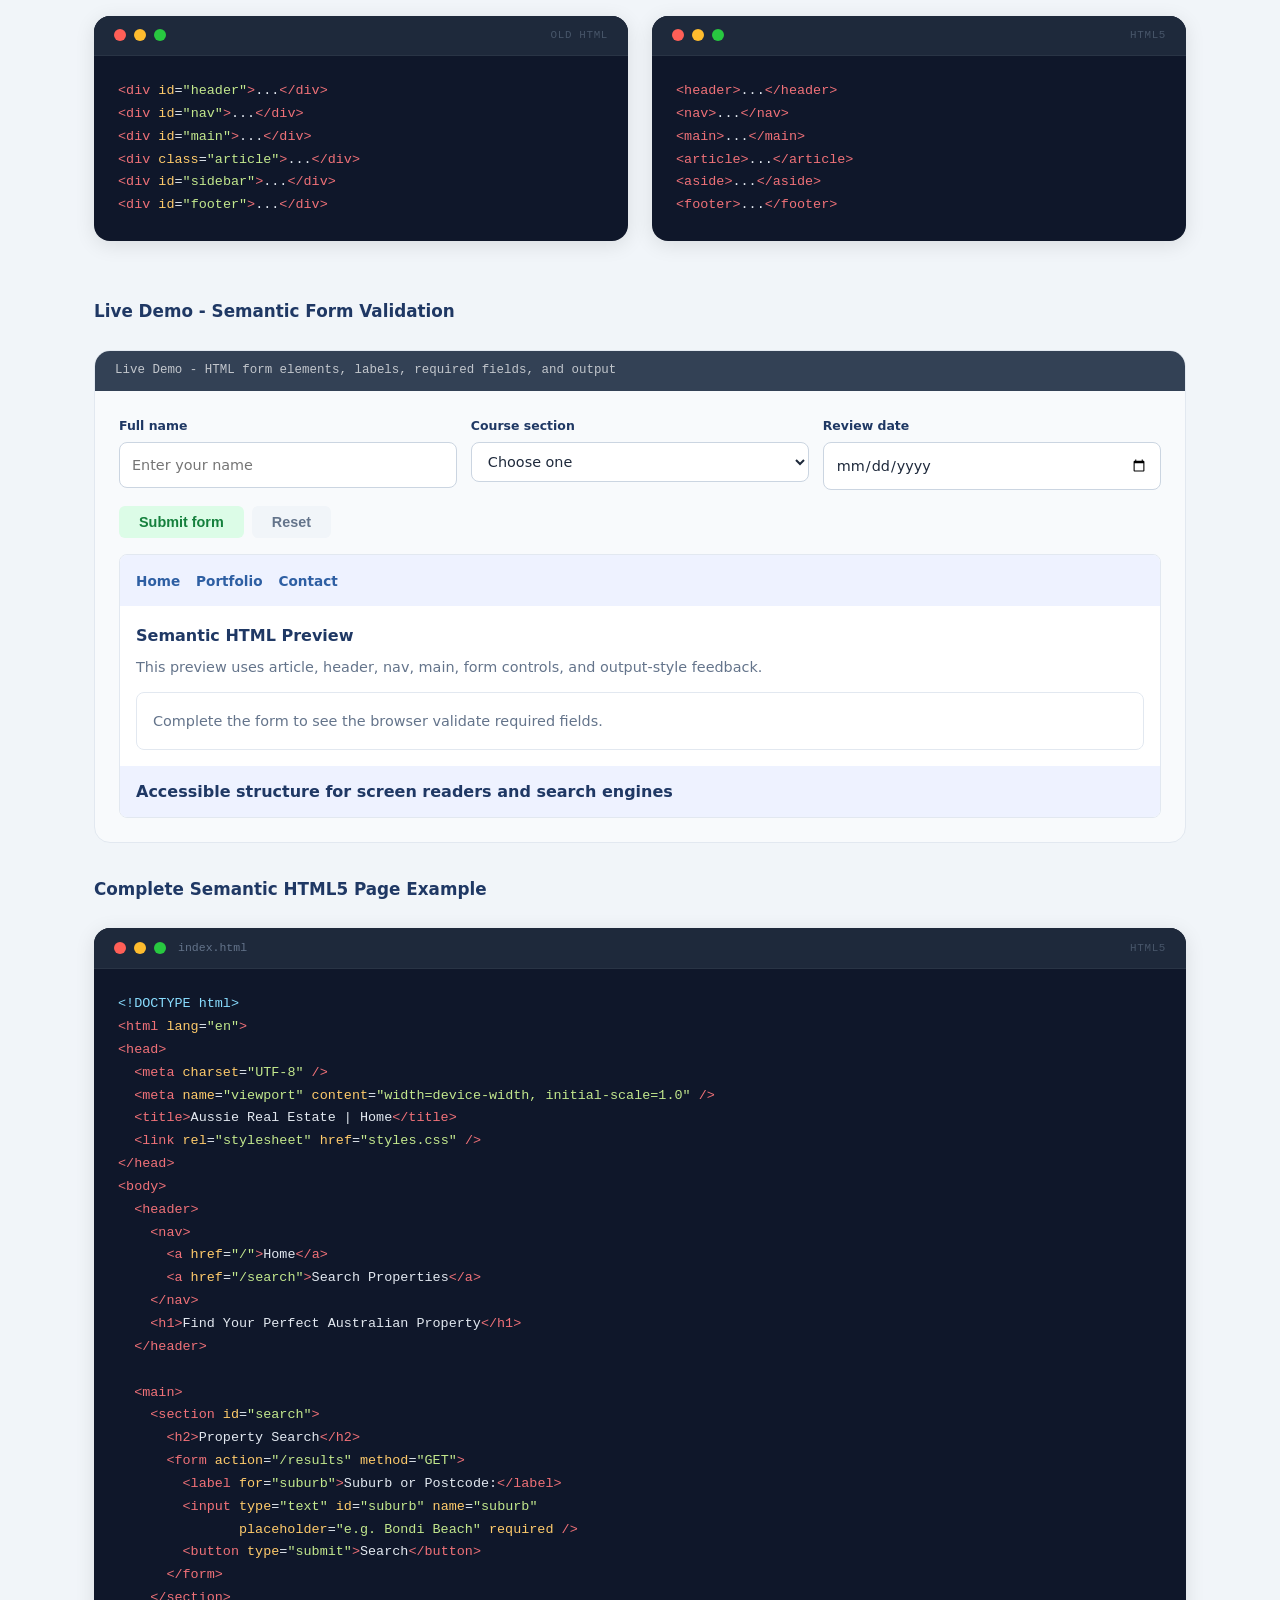
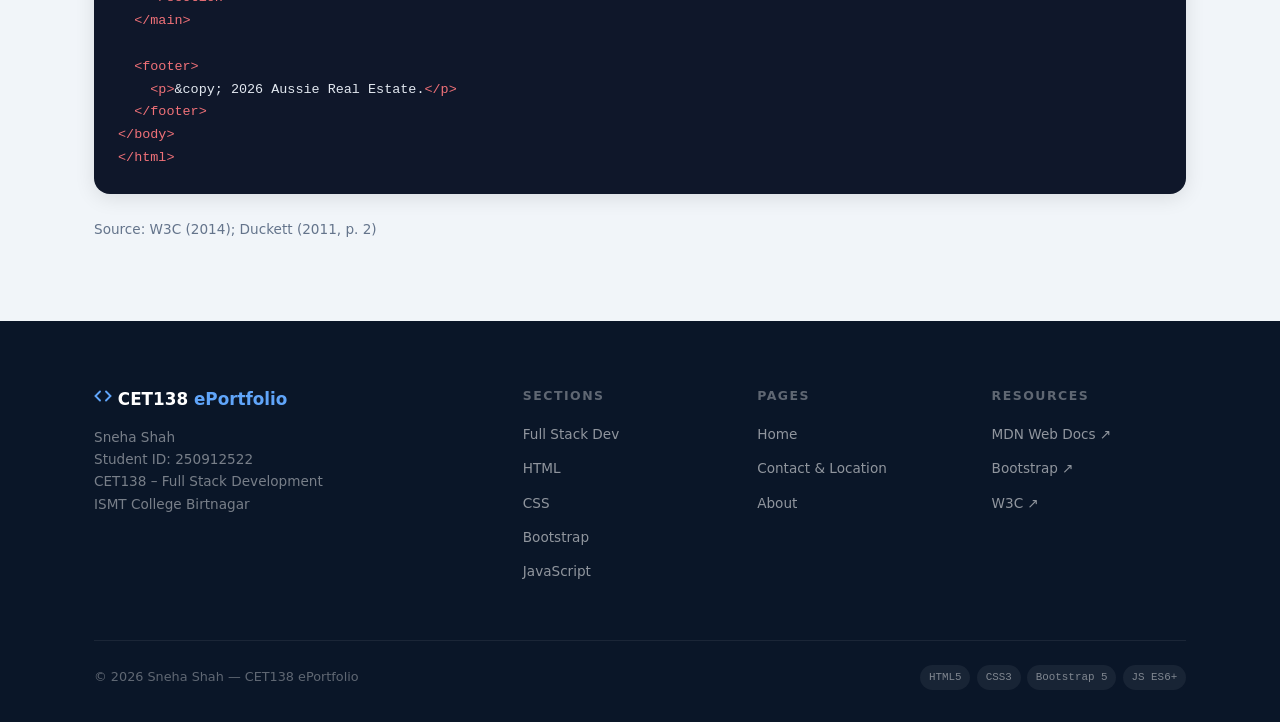
<file: pages/html.html>
<!DOCTYPE html>
<html lang="en">
<head>
  <meta charset="UTF-8" />
  <meta name="viewport" content="width=device-width, initial-scale=1.0" />
  <meta name="description" content="Semantic HTML5, forms, accessibility, and metadata — the structural foundation of all web pages." />
  <meta name="author" content="Sneha Shah" />
  <title>HTML | CET138 ePortfolio</title>
  <link rel="icon" href="../assets/icons/favicon.svg" type="image/svg+xml" />
  <link rel="stylesheet" href="../css/style.css" />
</head>
<body>

  <nav class="navbar" role="navigation" aria-label="Main navigation">
    <div class="navbar-inner">
      <a class="navbar-brand" href="../index.html">
        <svg width="20" height="20" viewBox="0 0 24 24" fill="none" stroke="#60A5FA" stroke-width="2.5" stroke-linecap="round" stroke-linejoin="round" aria-hidden="true"><polyline points="16 18 22 12 16 6"/><polyline points="8 6 2 12 8 18"/></svg>
        CET138 <span>ePortfolio</span>
      </a>
      <button class="nav-toggle" aria-expanded="false" aria-label="Toggle navigation">☰</button>
      <nav class="nav-links" aria-label="Site pages">
        <a href="../index.html">Home</a>
        <a href="fullstack.html">Full Stack</a>
        <a href="html.html">HTML</a>
        <a href="css-page.html">CSS</a>
        <a href="bootstrap.html">Bootstrap</a>
        <a href="javascript.html">JavaScript</a>
        <a href="contact.html">Contact</a>
        
      </nav>
    </div>
  </nav>

  <header class="page-hero" role="banner">
    <div class="container">
      <div class="page-hero-tag">Section 3 · CET138 ePortfolio</div>
      <h1>HTML — HyperText Markup Language</h1>
      <p>Semantic HTML5, forms, accessibility, and metadata — the structural foundation of all web pages.</p>
    </div>
  </header>

  <nav class="breadcrumb-bar" aria-label="Breadcrumb">
    <div class="container">
      <div class="breadcrumb">
        <a href="../index.html">Home</a>
        <span class="breadcrumb-sep" aria-hidden="true">›</span>
        <span aria-current="page">HTML</span>
      </div>
    </div>
  </nav>

  <main id="main-content">

    <section class="section" aria-labelledby="html-def">
      <div class="container">
        <div class="reveal">
          <div class="section-label">Section 3.1 · Definition</div>
          <h2 class="section-title" id="html-def">What is HTML?</h2>
          <p>HTML (HyperText Markup Language) is the standard language used to create and structure content on the web. It was first proposed by Tim Berners-Lee in 1991 and has since evolved through multiple versions, with HTML5 being the current standard <cite>(W3C 2014)</cite>. HTML defines the structure and meaning of web content using a system of nested elements represented by tags. It is not a programming language — it does not perform logic — but it is the essential skeleton upon which all web pages are built <cite>(Duckett 2011, p. 2)</cite>.</p>
        </div>

        <div class="reveal" style="margin-top:2rem;">
          <h3 style="color:#1F3864;font-weight:700;font-size:1.05rem;margin-bottom:1rem;">Key HTML Concepts</h3>
          <table class="data-table">
            <thead><tr><th>Concept</th><th>Description</th><th>Example Element</th></tr></thead>
            <tbody>
              <tr><td>Elements</td><td>The basic building blocks of an HTML document</td><td><code>&lt;p&gt;, &lt;div&gt;, &lt;span&gt;, &lt;h1&gt;</code></td></tr>
              <tr><td>Attributes</td><td>Provide additional information about elements</td><td><code>href, src, class, id, alt</code></td></tr>
              <tr><td>Semantic HTML</td><td>Tags that convey meaning about their content</td><td><code>&lt;header&gt;, &lt;nav&gt;, &lt;main&gt;, &lt;footer&gt;</code></td></tr>
              <tr><td>Forms</td><td>Collect user input and send it to a server</td><td><code>&lt;form&gt;, &lt;input&gt;, &lt;select&gt;</code></td></tr>
              <tr><td>Links &amp; Media</td><td>Connect pages and embed images/video/audio</td><td><code>&lt;a&gt;, &lt;img&gt;, &lt;video&gt;</code></td></tr>
              <tr><td>Tables</td><td>Display structured tabular data</td><td><code>&lt;table&gt;, &lt;tr&gt;, &lt;th&gt;, &lt;td&gt;</code></td></tr>
              <tr><td>Metadata</td><td>Information about the document for browsers</td><td><code>&lt;meta&gt;, &lt;title&gt;, &lt;link&gt;</code></td></tr>
            </tbody>
          </table>
        </div>
      </div>
    </section>

    <section class="section section--alt" aria-labelledby="html-semantic">
      <div class="container">
        <div class="reveal">
          <div class="section-label">Section 3.3 · Semantic HTML5</div>
          <h2 class="section-title" id="html-semantic">Semantic HTML5</h2>
          <p>Semantic HTML5 introduced elements that carry meaning about their role in the page structure. Prior to HTML5, developers used generic <code>&lt;div&gt;</code> elements for layout. Semantic elements improve accessibility (screen readers can interpret them), improve SEO, and make code more maintainable <cite>(Pilgrim 2010, p. 21)</cite>.</p>
        </div>

        <div style="display:grid;grid-template-columns:1fr 1fr;gap:1.5rem;margin-top:1.5rem;" class="reveal">
          <div>
            <h3 style="color:#DC2626;font-weight:700;font-size:.95rem;margin-bottom:.75rem;">✘ Non-Semantic (Before HTML5)</h3>
            <div class="code-block">
              <div class="code-header"><span class="code-dot r"></span><span class="code-dot y"></span><span class="code-dot g"></span><span class="code-lang">Old HTML</span></div>
              <div class="code-body"><pre><span class="tg">&lt;div</span> <span class="at">id</span>=<span class="str">"header"</span><span class="tg">&gt;</span>...<span class="tg">&lt;/div&gt;</span>
<span class="tg">&lt;div</span> <span class="at">id</span>=<span class="str">"nav"</span><span class="tg">&gt;</span>...<span class="tg">&lt;/div&gt;</span>
<span class="tg">&lt;div</span> <span class="at">id</span>=<span class="str">"main"</span><span class="tg">&gt;</span>...<span class="tg">&lt;/div&gt;</span>
<span class="tg">&lt;div</span> <span class="at">class</span>=<span class="str">"article"</span><span class="tg">&gt;</span>...<span class="tg">&lt;/div&gt;</span>
<span class="tg">&lt;div</span> <span class="at">id</span>=<span class="str">"sidebar"</span><span class="tg">&gt;</span>...<span class="tg">&lt;/div&gt;</span>
<span class="tg">&lt;div</span> <span class="at">id</span>=<span class="str">"footer"</span><span class="tg">&gt;</span>...<span class="tg">&lt;/div&gt;</span></pre></div>
            </div>
          </div>
          <div>
            <h3 style="color:#15803D;font-weight:700;font-size:.95rem;margin-bottom:.75rem;">✔ Semantic HTML5 (Current Best Practice)</h3>
            <div class="code-block">
              <div class="code-header"><span class="code-dot r"></span><span class="code-dot y"></span><span class="code-dot g"></span><span class="code-lang">HTML5</span></div>
              <div class="code-body"><pre><span class="tg">&lt;header&gt;</span>...<span class="tg">&lt;/header&gt;</span>
<span class="tg">&lt;nav&gt;</span>...<span class="tg">&lt;/nav&gt;</span>
<span class="tg">&lt;main&gt;</span>...<span class="tg">&lt;/main&gt;</span>
<span class="tg">&lt;article&gt;</span>...<span class="tg">&lt;/article&gt;</span>
<span class="tg">&lt;aside&gt;</span>...<span class="tg">&lt;/aside&gt;</span>
<span class="tg">&lt;footer&gt;</span>...<span class="tg">&lt;/footer&gt;</span></pre></div>
            </div>
          </div>
        </div>

        <div class="reveal" style="margin-top:2rem;">
          <h3 style="color:#1F3864;font-weight:700;font-size:1.05rem;margin-bottom:.75rem;">Live Demo - Semantic Form Validation</h3>
          <div class="demo-widget">
            <div class="demo-widget-header">Live Demo - HTML form elements, labels, required fields, and output</div>
            <div class="demo-widget-body">
              <form id="htmlDemoForm" onsubmit="handleHtmlDemoSubmit(event)">
                <div class="demo-form-grid">
                  <div class="demo-field">
                    <label for="htmlVisitorName">Full name</label>
                    <input id="htmlVisitorName" name="visitorName" type="text" required placeholder="Enter your name" />
                  </div>
                  <div class="demo-field">
                    <label for="htmlCourse">Course section</label>
                    <select id="htmlCourse" name="course" required>
                      <option value="">Choose one</option>
                      <option value="HTML">HTML</option>
                      <option value="CSS">CSS</option>
                      <option value="JavaScript">JavaScript</option>
                    </select>
                  </div>
                  <div class="demo-field">
                    <label for="htmlDate">Review date</label>
                    <input id="htmlDate" name="date" type="date" required />
                  </div>
                </div>
                <div class="demo-actions">
                  <button class="btn-cnt inc" type="submit">Submit form</button>
                  <button class="btn-cnt rst" type="button" onclick="resetHtmlDemo()">Reset</button>
                </div>
              </form>
              <div class="html-live-preview" style="margin-top:1rem;">
                <article>
                  <header>
                    <nav aria-label="Demo navigation">
                      <a href="#">Home</a>
                      <a href="#">Portfolio</a>
                      <a href="#">Contact</a>
                    </nav>
                  </header>
                  <main>
                    <h4 style="color:#1F3864;margin-bottom:.35rem;">Semantic HTML Preview</h4>
                    <p style="color:#64748B;font-size:.9rem;">This preview uses article, header, nav, main, form controls, and output-style feedback.</p>
                    <div class="demo-output" id="htmlDemoOutput" style="margin-top:.75rem;">Complete the form to see the browser validate required fields.</div>
                  </main>
                  <footer>Accessible structure for screen readers and search engines</footer>
                </article>
              </div>
            </div>
          </div>
        </div>

        <div class="reveal" style="margin-top:2rem;">
          <h3 style="color:#1F3864;font-weight:700;font-size:1.05rem;margin-bottom:.75rem;">Complete Semantic HTML5 Page Example</h3>
          <div class="code-block">
            <div class="code-header"><span class="code-dot r"></span><span class="code-dot y"></span><span class="code-dot g"></span><span class="code-title">index.html</span><span class="code-lang">HTML5</span></div>
            <div class="code-body"><pre><span class="op">&lt;!DOCTYPE html&gt;</span>
<span class="tg">&lt;html</span> <span class="at">lang</span>=<span class="str">"en"</span><span class="tg">&gt;</span>
<span class="tg">&lt;head&gt;</span>
  <span class="tg">&lt;meta</span> <span class="at">charset</span>=<span class="str">"UTF-8"</span> <span class="tg">/&gt;</span>
  <span class="tg">&lt;meta</span> <span class="at">name</span>=<span class="str">"viewport"</span> <span class="at">content</span>=<span class="str">"width=device-width, initial-scale=1.0"</span> <span class="tg">/&gt;</span>
  <span class="tg">&lt;title&gt;</span>Aussie Real Estate | Home<span class="tg">&lt;/title&gt;</span>
  <span class="tg">&lt;link</span> <span class="at">rel</span>=<span class="str">"stylesheet"</span> <span class="at">href</span>=<span class="str">"styles.css"</span> <span class="tg">/&gt;</span>
<span class="tg">&lt;/head&gt;</span>
<span class="tg">&lt;body&gt;</span>
  <span class="tg">&lt;header&gt;</span>
    <span class="tg">&lt;nav&gt;</span>
      <span class="tg">&lt;a</span> <span class="at">href</span>=<span class="str">"/"</span><span class="tg">&gt;</span>Home<span class="tg">&lt;/a&gt;</span>
      <span class="tg">&lt;a</span> <span class="at">href</span>=<span class="str">"/search"</span><span class="tg">&gt;</span>Search Properties<span class="tg">&lt;/a&gt;</span>
    <span class="tg">&lt;/nav&gt;</span>
    <span class="tg">&lt;h1&gt;</span>Find Your Perfect Australian Property<span class="tg">&lt;/h1&gt;</span>
  <span class="tg">&lt;/header&gt;</span>

  <span class="tg">&lt;main&gt;</span>
    <span class="tg">&lt;section</span> <span class="at">id</span>=<span class="str">"search"</span><span class="tg">&gt;</span>
      <span class="tg">&lt;h2&gt;</span>Property Search<span class="tg">&lt;/h2&gt;</span>
      <span class="tg">&lt;form</span> <span class="at">action</span>=<span class="str">"/results"</span> <span class="at">method</span>=<span class="str">"GET"</span><span class="tg">&gt;</span>
        <span class="tg">&lt;label</span> <span class="at">for</span>=<span class="str">"suburb"</span><span class="tg">&gt;</span>Suburb or Postcode:<span class="tg">&lt;/label&gt;</span>
        <span class="tg">&lt;input</span> <span class="at">type</span>=<span class="str">"text"</span> <span class="at">id</span>=<span class="str">"suburb"</span> <span class="at">name</span>=<span class="str">"suburb"</span>
               <span class="at">placeholder</span>=<span class="str">"e.g. Bondi Beach"</span> <span class="at">required</span> <span class="tg">/&gt;</span>
        <span class="tg">&lt;button</span> <span class="at">type</span>=<span class="str">"submit"</span><span class="tg">&gt;</span>Search<span class="tg">&lt;/button&gt;</span>
      <span class="tg">&lt;/form&gt;</span>
    <span class="tg">&lt;/section&gt;</span>
  <span class="tg">&lt;/main&gt;</span>

  <span class="tg">&lt;footer&gt;</span>
    <span class="tg">&lt;p&gt;</span>&amp;copy; 2026 Aussie Real Estate.<span class="tg">&lt;/p&gt;</span>
  <span class="tg">&lt;/footer&gt;</span>
<span class="tg">&lt;/body&gt;</span>
<span class="tg">&lt;/html&gt;</span></pre></div>
          </div>
          <p style="font-size:.85rem;color:#64748B;margin-top:.5rem;">Source: W3C (2014); Duckett (2011, p. 2)</p>
        </div>
      </div>
    </section>

  </main>

  <footer class="footer" role="contentinfo">
    <div class="container">
      <div class="footer-grid">
        <div>
          <div class="footer-brand"><svg width="18" height="18" viewBox="0 0 24 24" fill="none" stroke="#60A5FA" stroke-width="2.5" stroke-linecap="round" aria-hidden="true"><polyline points="16 18 22 12 16 6"/><polyline points="8 6 2 12 8 18"/></svg>&nbsp;CET138 <span>ePortfolio</span></div>
          <p class="footer-desc">Sneha Shah<br/>Student ID: 250912522<br/>CET138 – Full Stack Development<br/>ISMT College Birtnagar</p>
        </div>
        <div>
          <div class="footer-heading">Sections</div>
          <ul class="footer-links">
            <li><a href="fullstack.html">Full Stack Dev</a></li>
            <li><a href="html.html">HTML</a></li>
            <li><a href="css-page.html">CSS</a></li>
            <li><a href="bootstrap.html">Bootstrap</a></li>
            <li><a href="javascript.html">JavaScript</a></li>
          </ul>
        </div>
        <div>
          <div class="footer-heading">Pages</div>
          <ul class="footer-links">
            <li><a href="../index.html">Home</a></li>
            <li><a href="contact.html">Contact &amp; Location</a></li>
           
            <li><a href="about.html">About</a></li>
          </ul>
        </div>
        <div>
          <div class="footer-heading">Resources</div>
          <ul class="footer-links">
            <li><a href="https://developer.mozilla.org" target="_blank" rel="noopener">MDN Web Docs ↗</a></li>
            <li><a href="https://getbootstrap.com" target="_blank" rel="noopener">Bootstrap ↗</a></li>
            <li><a href="https://www.w3.org" target="_blank" rel="noopener">W3C ↗</a></li>
          </ul>
        </div>
      </div>
      <div class="footer-bottom">
        <p class="footer-copy">© 2026 Sneha Shah — CET138 ePortfolio</p>
        <div class="footer-tech"><span>HTML5</span><span>CSS3</span><span>Bootstrap 5</span><span>JS ES6+</span></div>
      </div>
    </div>
  </footer>
  <button id="backToTop" aria-label="Back to top">↑</button>
  <script src="../js/main.js"></script>
</body>
</html>
</file>
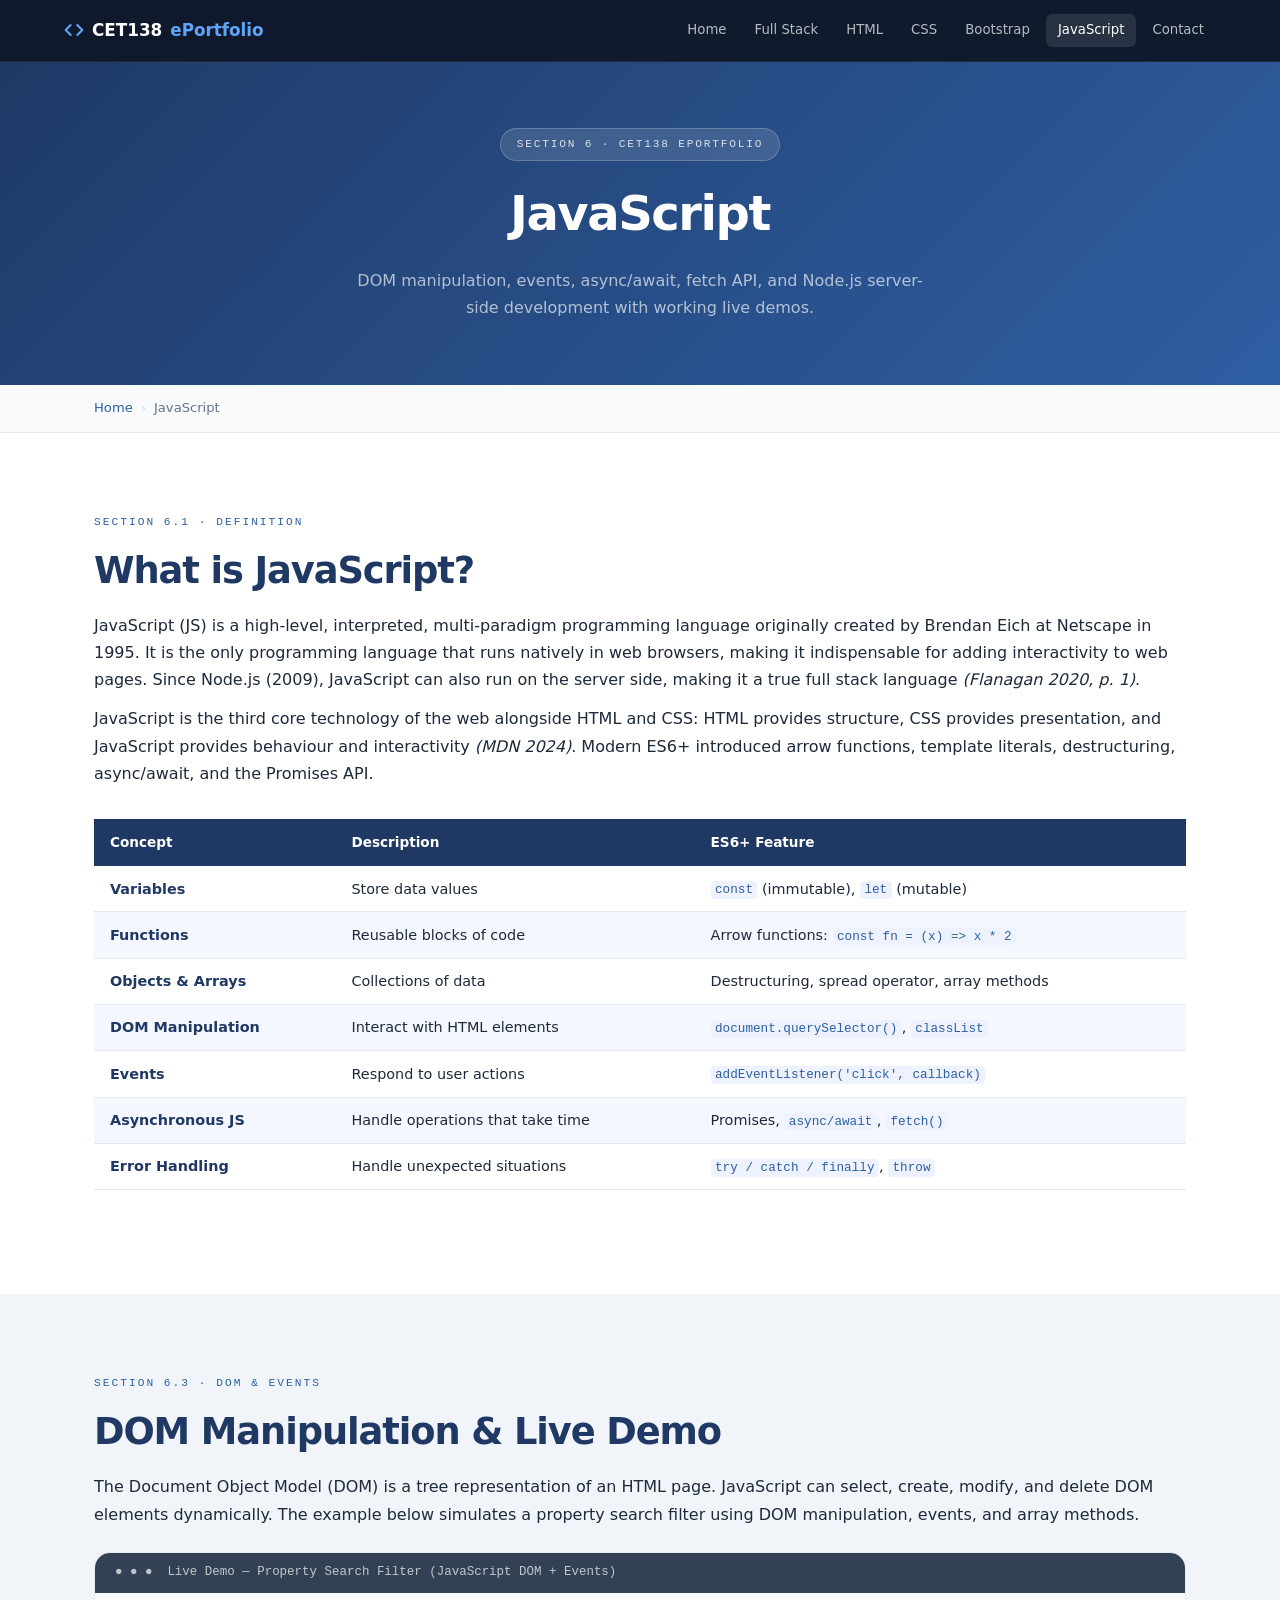
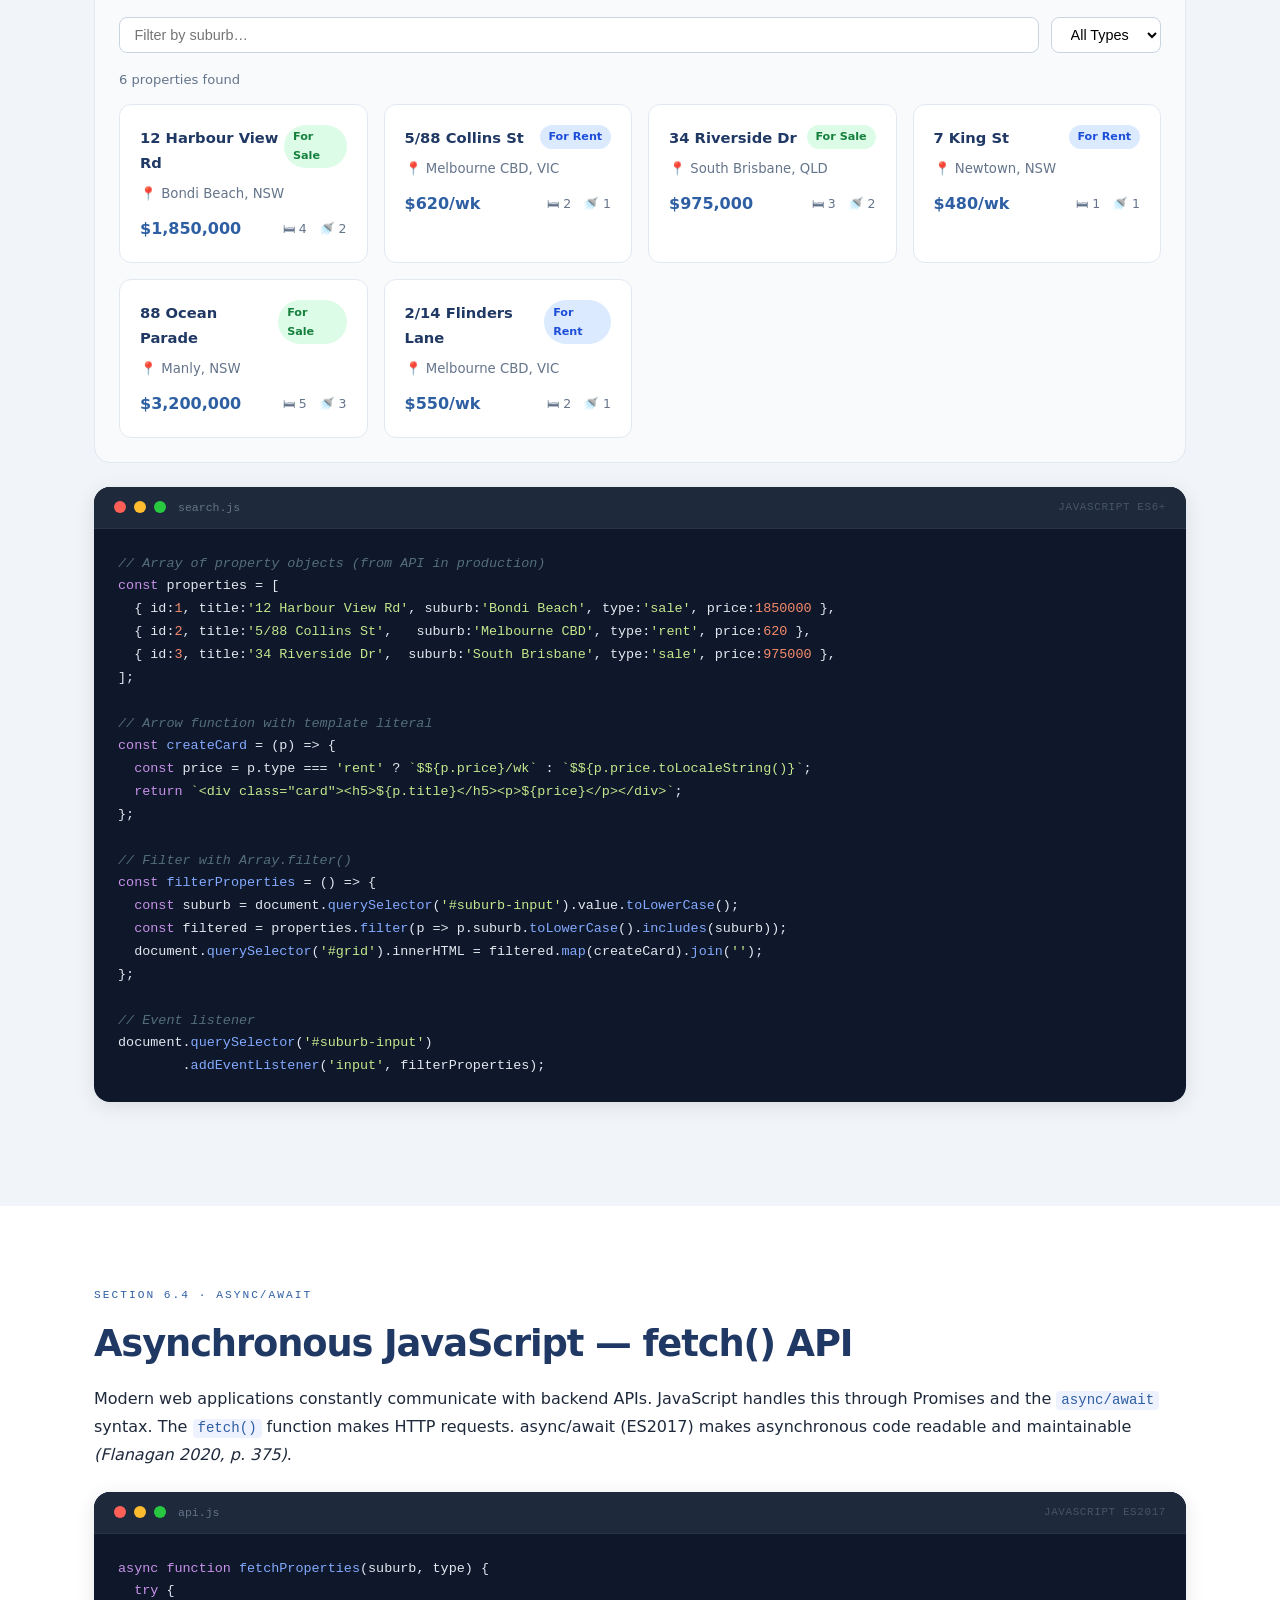
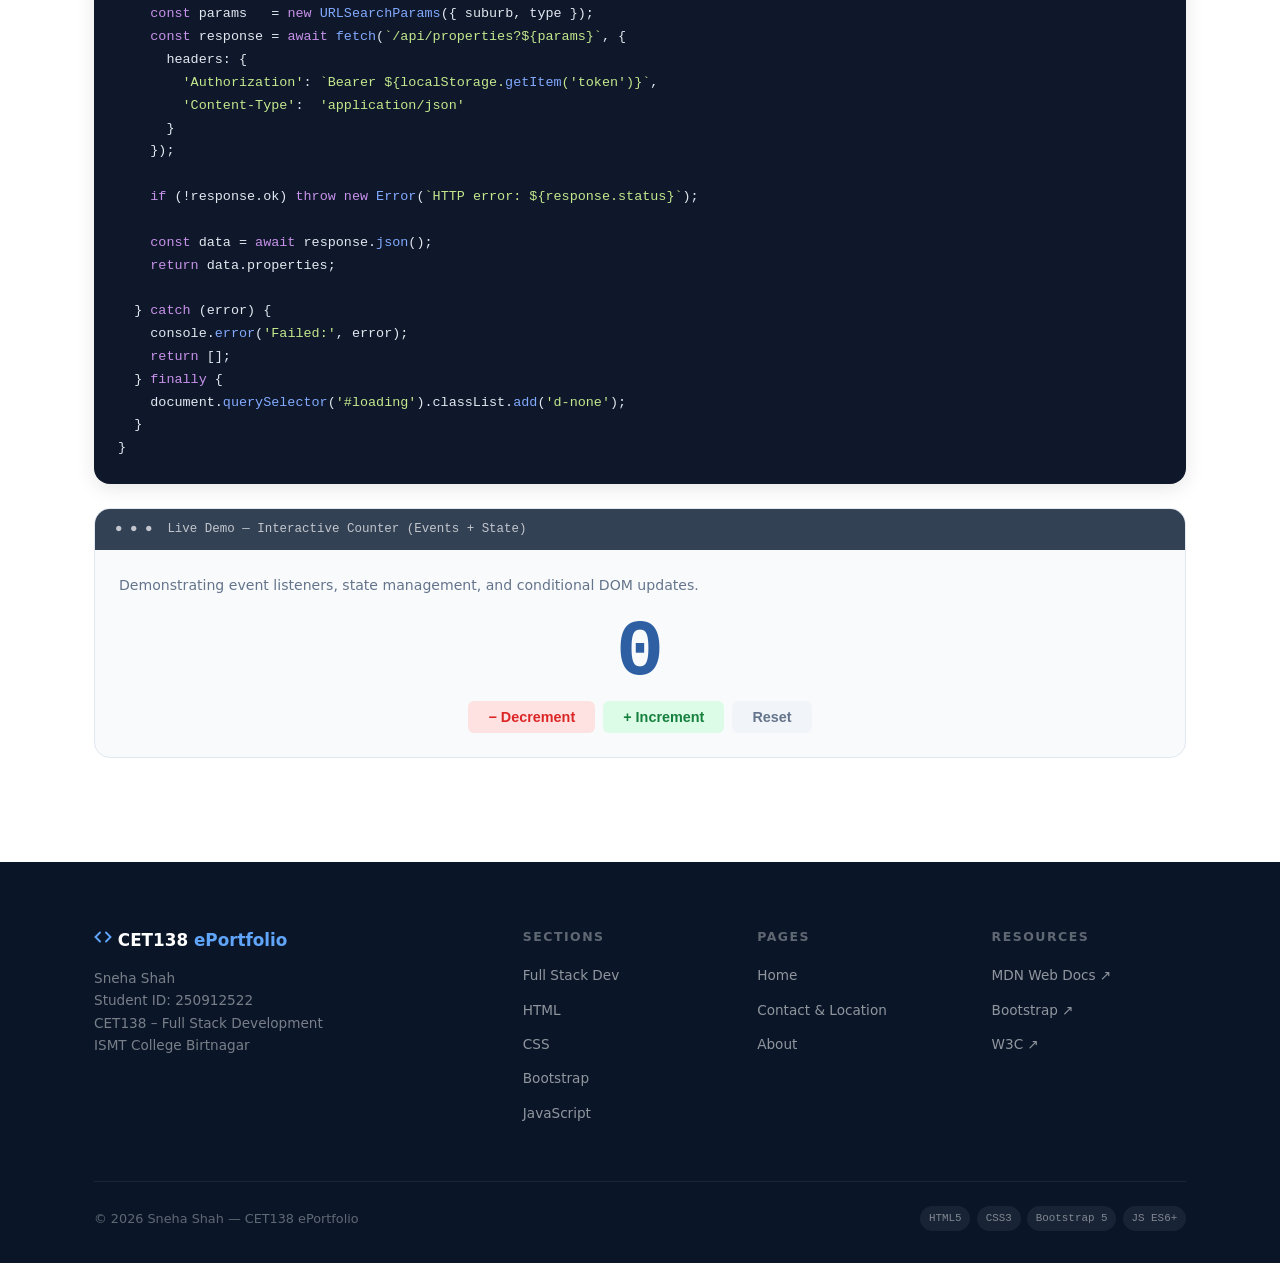
<file: pages/javascript.html>
<!DOCTYPE html>
<html lang="en">
<head>
  <meta charset="UTF-8" />
  <meta name="viewport" content="width=device-width, initial-scale=1.0" />
  <meta name="description" content="DOM manipulation, events, async/await, fetch API, and Node.js server-side development with working live demos." />
  <meta name="author" content="Sneha Shah" />
  <title>JavaScript | CET138 ePortfolio</title>
  <link rel="icon" href="../assets/icons/favicon.svg" type="image/svg+xml" />
  <link rel="stylesheet" href="../css/style.css" />
</head>
<body>

  <nav class="navbar" role="navigation" aria-label="Main navigation">
    <div class="navbar-inner">
      <a class="navbar-brand" href="../index.html">
        <svg width="20" height="20" viewBox="0 0 24 24" fill="none" stroke="#60A5FA" stroke-width="2.5" stroke-linecap="round" stroke-linejoin="round" aria-hidden="true"><polyline points="16 18 22 12 16 6"/><polyline points="8 6 2 12 8 18"/></svg>
        CET138 <span>ePortfolio</span>
      </a>
      <button class="nav-toggle" aria-expanded="false" aria-label="Toggle navigation">☰</button>
      <nav class="nav-links" aria-label="Site pages">
        <a href="../index.html">Home</a>
        <a href="fullstack.html">Full Stack</a>
        <a href="html.html">HTML</a>
        <a href="css-page.html">CSS</a>
        <a href="bootstrap.html">Bootstrap</a>
        <a href="javascript.html">JavaScript</a>
        <a href="contact.html">Contact</a>
       
      </nav>
    </div>
  </nav>

  <header class="page-hero" role="banner">
    <div class="container">
      <div class="page-hero-tag">Section 6 · CET138 ePortfolio</div>
      <h1>JavaScript</h1>
      <p>DOM manipulation, events, async/await, fetch API, and Node.js server-side development with working live demos.</p>
    </div>
  </header>

  <nav class="breadcrumb-bar" aria-label="Breadcrumb">
    <div class="container">
      <div class="breadcrumb">
        <a href="../index.html">Home</a>
        <span class="breadcrumb-sep" aria-hidden="true">›</span>
        <span aria-current="page">JavaScript</span>
      </div>
    </div>
  </nav>

  <main id="main-content">

    <section class="section" aria-labelledby="js-def">
      <div class="container">
        <div class="reveal">
          <div class="section-label">Section 6.1 · Definition</div>
          <h2 class="section-title" id="js-def">What is JavaScript?</h2>
          <p>JavaScript (JS) is a high-level, interpreted, multi-paradigm programming language originally created by Brendan Eich at Netscape in 1995. It is the only programming language that runs natively in web browsers, making it indispensable for adding interactivity to web pages. Since Node.js (2009), JavaScript can also run on the server side, making it a true full stack language <cite>(Flanagan 2020, p. 1)</cite>.</p>
          <p style="margin-top:.75rem;">JavaScript is the third core technology of the web alongside HTML and CSS: HTML provides structure, CSS provides presentation, and JavaScript provides behaviour and interactivity <cite>(MDN 2024)</cite>. Modern ES6+ introduced arrow functions, template literals, destructuring, async/await, and the Promises API.</p>
        </div>

        <div class="reveal" style="margin-top:2rem;">
          <table class="data-table">
            <thead><tr><th>Concept</th><th>Description</th><th>ES6+ Feature</th></tr></thead>
            <tbody>
              <tr><td>Variables</td><td>Store data values</td><td><code>const</code> (immutable), <code>let</code> (mutable)</td></tr>
              <tr><td>Functions</td><td>Reusable blocks of code</td><td>Arrow functions: <code>const fn = (x) =&gt; x * 2</code></td></tr>
              <tr><td>Objects &amp; Arrays</td><td>Collections of data</td><td>Destructuring, spread operator, array methods</td></tr>
              <tr><td>DOM Manipulation</td><td>Interact with HTML elements</td><td><code>document.querySelector()</code>, <code>classList</code></td></tr>
              <tr><td>Events</td><td>Respond to user actions</td><td><code>addEventListener('click', callback)</code></td></tr>
              <tr><td>Asynchronous JS</td><td>Handle operations that take time</td><td>Promises, <code>async/await</code>, <code>fetch()</code></td></tr>
              <tr><td>Error Handling</td><td>Handle unexpected situations</td><td><code>try / catch / finally</code>, <code>throw</code></td></tr>
            </tbody>
          </table>
        </div>
      </div>
    </section>

    <section class="section section--alt" aria-labelledby="js-dom">
      <div class="container">
        <div class="reveal">
          <div class="section-label">Section 6.3 · DOM &amp; Events</div>
          <h2 class="section-title" id="js-dom">DOM Manipulation &amp; Live Demo</h2>
          <p>The Document Object Model (DOM) is a tree representation of an HTML page. JavaScript can select, create, modify, and delete DOM elements dynamically. The example below simulates a property search filter using DOM manipulation, events, and array methods.</p>
        </div>

        <div class="demo-widget reveal" style="margin:1.5rem 0;">
          <div class="demo-widget-header">● ● ●&nbsp; Live Demo — Property Search Filter (JavaScript DOM + Events)</div>
          <div class="demo-widget-body">
            <div style="display:flex;gap:.75rem;flex-wrap:wrap;margin-bottom:1rem;">
              <input type="text" id="filterSuburb" placeholder="Filter by suburb…" oninput="filterProperties()"
                style="flex:1;padding:.5rem .9rem;border:1px solid #CBD5E1;border-radius:8px;font-size:.9rem;outline:none;" aria-label="Filter by suburb" />
              <select id="filterType" onchange="filterProperties()"
                style="padding:.5rem .9rem;border:1px solid #CBD5E1;border-radius:8px;font-size:.9rem;background:#fff;" aria-label="Filter by type">
                <option value="">All Types</option>
                <option value="sale">For Sale</option>
                <option value="rent">For Rent</option>
              </select>
            </div>
            <p id="propCount" style="font-size:.82rem;color:#64748B;margin-bottom:.75rem;">Loading…</p>
            <div id="propGrid" style="display:grid;grid-template-columns:repeat(auto-fill,minmax(220px,1fr));gap:1rem;"></div>
          </div>
        </div>

        <div class="code-block reveal">
          <div class="code-header"><span class="code-dot r"></span><span class="code-dot y"></span><span class="code-dot g"></span><span class="code-title">search.js</span><span class="code-lang">JavaScript ES6+</span></div>
          <div class="code-body"><pre><span class="cm">// Array of property objects (from API in production)</span>
<span class="kw">const</span> properties = [
  { id:<span class="vl">1</span>, title:<span class="str">'12 Harbour View Rd'</span>, suburb:<span class="str">'Bondi Beach'</span>, type:<span class="str">'sale'</span>, price:<span class="vl">1850000</span> },
  { id:<span class="vl">2</span>, title:<span class="str">'5/88 Collins St'</span>,   suburb:<span class="str">'Melbourne CBD'</span>, type:<span class="str">'rent'</span>, price:<span class="vl">620</span> },
  { id:<span class="vl">3</span>, title:<span class="str">'34 Riverside Dr'</span>,  suburb:<span class="str">'South Brisbane'</span>, type:<span class="str">'sale'</span>, price:<span class="vl">975000</span> },
];

<span class="cm">// Arrow function with template literal</span>
<span class="kw">const</span> <span class="fn">createCard</span> = (p) => {
  <span class="kw">const</span> price = p.type === <span class="str">'rent'</span> ? <span class="str">`$${p.price}/wk`</span> : <span class="str">`$${p.price.toLocaleString()}`</span>;
  <span class="kw">return</span> <span class="str">`&lt;div class="card"&gt;&lt;h5&gt;${p.title}&lt;/h5&gt;&lt;p&gt;${price}&lt;/p&gt;&lt;/div&gt;`</span>;
};

<span class="cm">// Filter with Array.filter()</span>
<span class="kw">const</span> <span class="fn">filterProperties</span> = () => {
  <span class="kw">const</span> suburb = document.<span class="fn">querySelector</span>(<span class="str">'#suburb-input'</span>).value.<span class="fn">toLowerCase</span>();
  <span class="kw">const</span> filtered = properties.<span class="fn">filter</span>(p => p.suburb.<span class="fn">toLowerCase</span>().<span class="fn">includes</span>(suburb));
  document.<span class="fn">querySelector</span>(<span class="str">'#grid'</span>).innerHTML = filtered.<span class="fn">map</span>(createCard).<span class="fn">join</span>(<span class="str">''</span>);
};

<span class="cm">// Event listener</span>
document.<span class="fn">querySelector</span>(<span class="str">'#suburb-input'</span>)
        .<span class="fn">addEventListener</span>(<span class="str">'input'</span>, filterProperties);</pre></div>
        </div>
      </div>
    </section>

    <section class="section" aria-labelledby="js-async">
      <div class="container">
        <div class="reveal">
          <div class="section-label">Section 6.4 · Async/Await</div>
          <h2 class="section-title" id="js-async">Asynchronous JavaScript — fetch() API</h2>
          <p>Modern web applications constantly communicate with backend APIs. JavaScript handles this through Promises and the <code>async/await</code> syntax. The <code>fetch()</code> function makes HTTP requests. async/await (ES2017) makes asynchronous code readable and maintainable <cite>(Flanagan 2020, p. 375)</cite>.</p>
        </div>
        <div class="code-block reveal">
          <div class="code-header"><span class="code-dot r"></span><span class="code-dot y"></span><span class="code-dot g"></span><span class="code-title">api.js</span><span class="code-lang">JavaScript ES2017</span></div>
          <div class="code-body"><pre><span class="kw">async function</span> <span class="fn">fetchProperties</span>(suburb, type) {
  <span class="kw">try</span> {
    <span class="kw">const</span> params   = <span class="kw">new</span> <span class="fn">URLSearchParams</span>({ suburb, type });
    <span class="kw">const</span> response = <span class="kw">await</span> <span class="fn">fetch</span>(<span class="str">`/api/properties?${params}`</span>, {
      headers: {
        <span class="str">'Authorization'</span>: <span class="str">`Bearer ${localStorage.<span class="fn">getItem</span>(<span class="str">'token'</span>)}`</span>,
        <span class="str">'Content-Type'</span>:  <span class="str">'application/json'</span>
      }
    });

    <span class="kw">if</span> (!response.ok) <span class="kw">throw new</span> <span class="fn">Error</span>(<span class="str">`HTTP error: ${response.status}`</span>);

    <span class="kw">const</span> data = <span class="kw">await</span> response.<span class="fn">json</span>();
    <span class="kw">return</span> data.properties;

  } <span class="kw">catch</span> (error) {
    console.<span class="fn">error</span>(<span class="str">'Failed:'</span>, error);
    <span class="kw">return</span> [];
  } <span class="kw">finally</span> {
    document.<span class="fn">querySelector</span>(<span class="str">'#loading'</span>).classList.<span class="fn">add</span>(<span class="str">'d-none'</span>);
  }
}</pre></div>
        </div>

        <!-- Counter demo -->
        <div class="demo-widget reveal" style="margin-top:1.5rem;">
          <div class="demo-widget-header">● ● ●&nbsp; Live Demo — Interactive Counter (Events + State)</div>
          <div class="demo-widget-body">
            <p style="font-size:.88rem;color:#64748B;margin-bottom:1rem;">Demonstrating event listeners, state management, and conditional DOM updates.</p>
            <span class="counter-num" id="counterNum">0</span>
            <div class="counter-btns">
              <button class="btn-cnt dec" onclick="updateCounter(-1)" aria-label="Decrement">− Decrement</button>
              <button class="btn-cnt inc" onclick="updateCounter(1)" aria-label="Increment">+ Increment</button>
              <button class="btn-cnt rst" onclick="resetCounter()" aria-label="Reset">Reset</button>
            </div>
          </div>
        </div>
      </div>
    </section>

  </main>

  <footer class="footer" role="contentinfo">
    <div class="container">
      <div class="footer-grid">
        <div>
          <div class="footer-brand"><svg width="18" height="18" viewBox="0 0 24 24" fill="none" stroke="#60A5FA" stroke-width="2.5" stroke-linecap="round" aria-hidden="true"><polyline points="16 18 22 12 16 6"/><polyline points="8 6 2 12 8 18"/></svg>&nbsp;CET138 <span>ePortfolio</span></div>
          <p class="footer-desc">Sneha Shah<br/>Student ID: 250912522<br/>CET138 – Full Stack Development<br/>ISMT College Birtnagar</p>
        </div>
        <div>
          <div class="footer-heading">Sections</div>
          <ul class="footer-links">
            <li><a href="fullstack.html">Full Stack Dev</a></li>
            <li><a href="html.html">HTML</a></li>
            <li><a href="css-page.html">CSS</a></li>
            <li><a href="bootstrap.html">Bootstrap</a></li>
            <li><a href="javascript.html">JavaScript</a></li>
          </ul>
        </div>
        <div>
          <div class="footer-heading">Pages</div>
          <ul class="footer-links">
            <li><a href="../index.html">Home</a></li>
            <li><a href="contact.html">Contact &amp; Location</a></li>
           
            <li><a href="about.html">About</a></li>
          </ul>
        </div>
        <div>
          <div class="footer-heading">Resources</div>
          <ul class="footer-links">
            <li><a href="https://developer.mozilla.org" target="_blank" rel="noopener">MDN Web Docs ↗</a></li>
            <li><a href="https://getbootstrap.com" target="_blank" rel="noopener">Bootstrap ↗</a></li>
            <li><a href="https://www.w3.org" target="_blank" rel="noopener">W3C ↗</a></li>
          </ul>
        </div>
      </div>
      <div class="footer-bottom">
        <p class="footer-copy">© 2026 Sneha Shah — CET138 ePortfolio</p>
        <div class="footer-tech"><span>HTML5</span><span>CSS3</span><span>Bootstrap 5</span><span>JS ES6+</span></div>
      </div>
    </div>
  </footer>
  <button id="backToTop" aria-label="Back to top">↑</button>
  <script src="../js/main.js"></script>
</body>
</html>
</file>
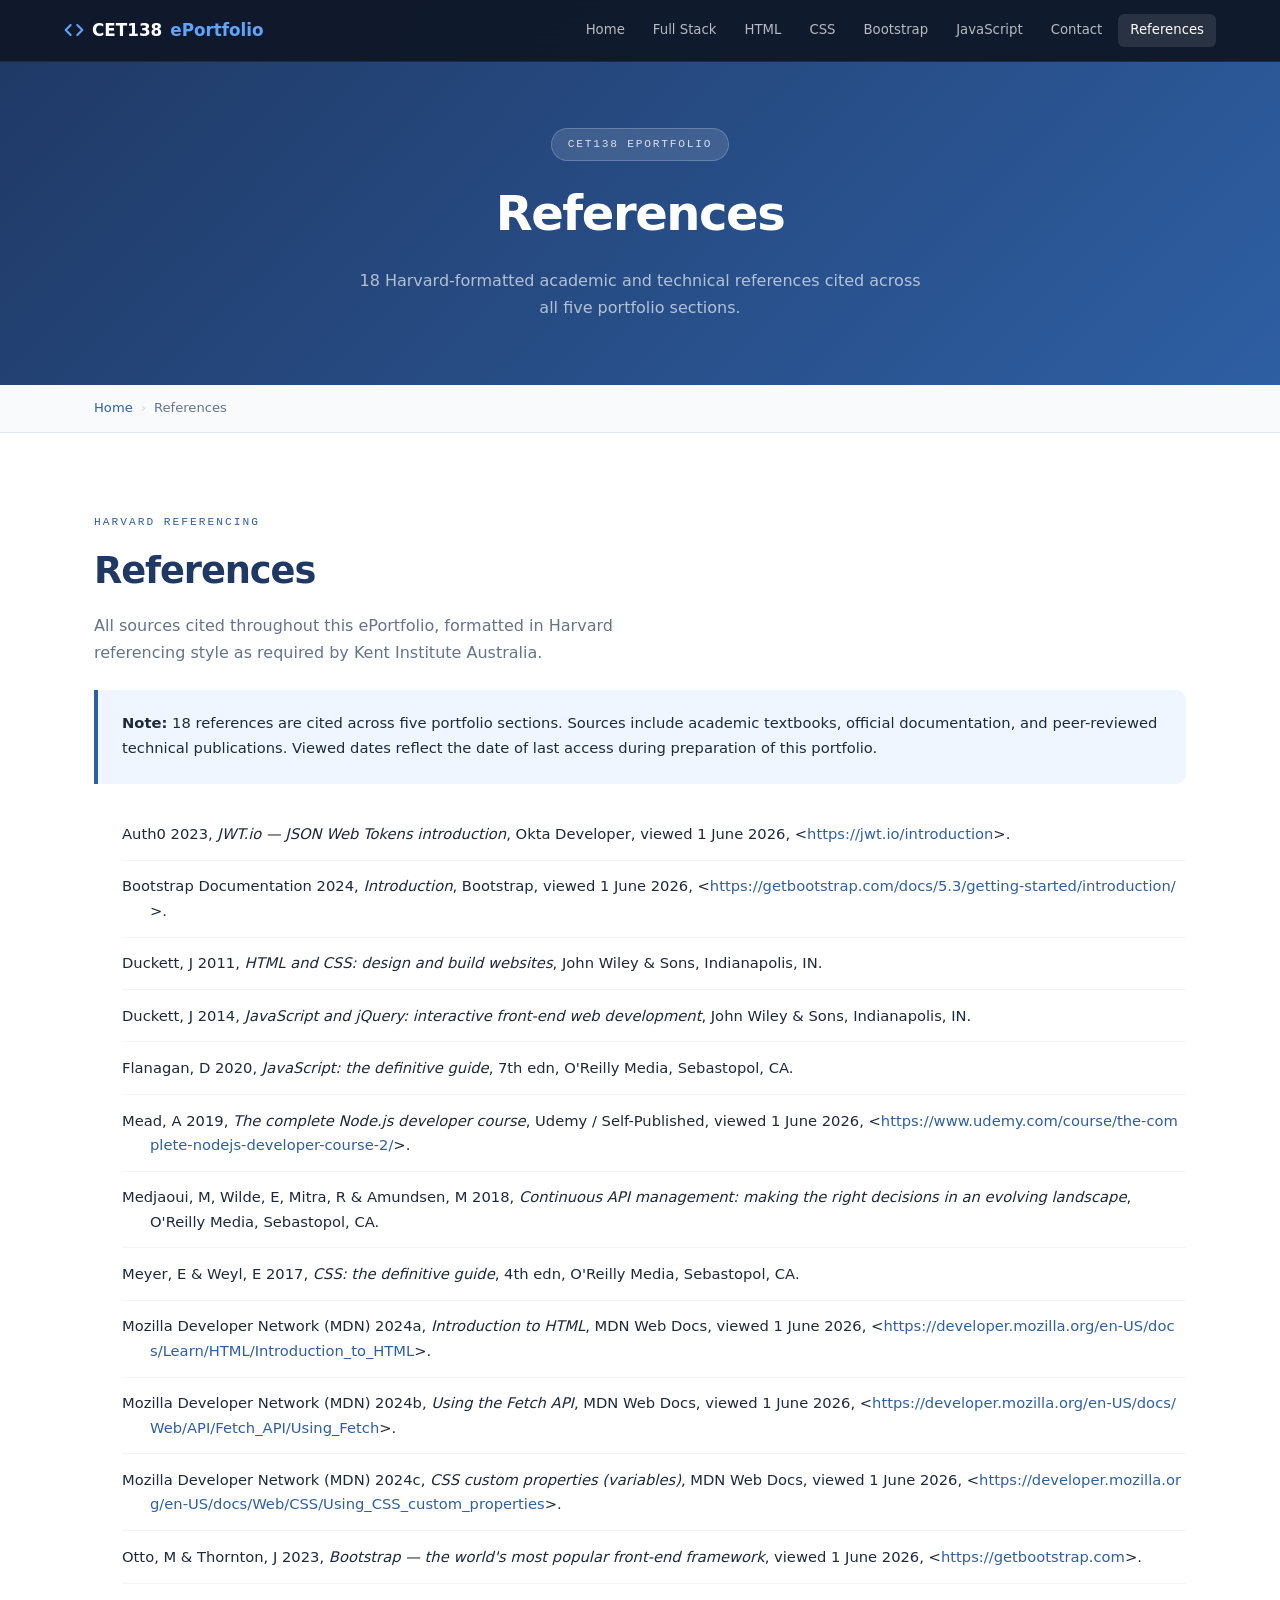
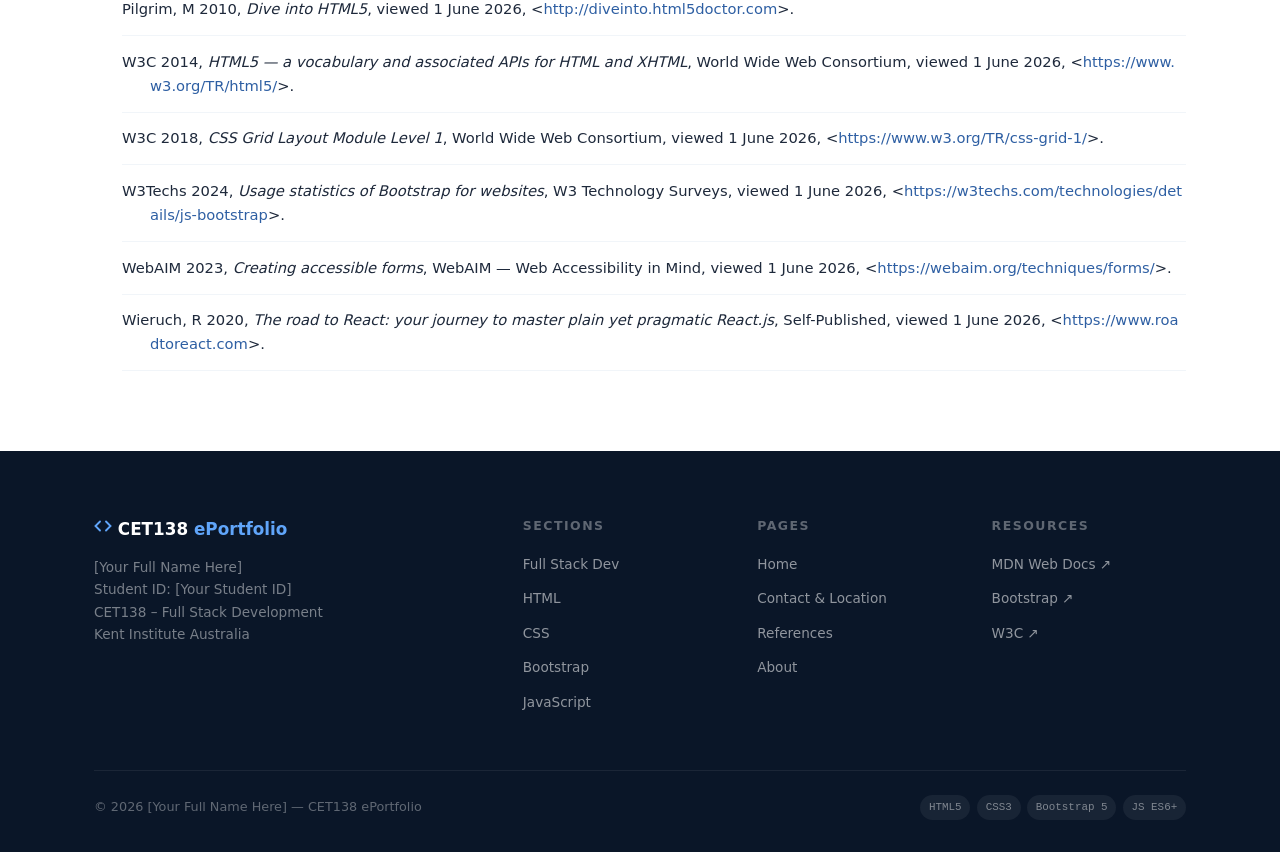
<file: pages/references.html>
<!DOCTYPE html>
<html lang="en">
<head>
  <meta charset="UTF-8" />
  <meta name="viewport" content="width=device-width, initial-scale=1.0" />
  <meta name="description" content="18 Harvard-formatted academic and technical references cited across all five portfolio sections." />
  <meta name="author" content="[Student Name]" />
  <title>References | CET138 ePortfolio</title>
  <link rel="icon" href="../assets/icons/favicon.svg" type="image/svg+xml" />
  <link rel="stylesheet" href="../css/style.css" />
</head>
<body>

  <nav class="navbar" role="navigation" aria-label="Main navigation">
    <div class="navbar-inner">
      <a class="navbar-brand" href="../index.html">
        <svg width="20" height="20" viewBox="0 0 24 24" fill="none" stroke="#60A5FA" stroke-width="2.5" stroke-linecap="round" stroke-linejoin="round" aria-hidden="true"><polyline points="16 18 22 12 16 6"/><polyline points="8 6 2 12 8 18"/></svg>
        CET138 <span>ePortfolio</span>
      </a>
      <button class="nav-toggle" aria-expanded="false" aria-label="Toggle navigation">☰</button>
      <nav class="nav-links" aria-label="Site pages">
        <a href="../index.html">Home</a>
        <a href="fullstack.html">Full Stack</a>
        <a href="html.html">HTML</a>
        <a href="css-page.html">CSS</a>
        <a href="bootstrap.html">Bootstrap</a>
        <a href="javascript.html">JavaScript</a>
        <a href="contact.html">Contact</a>
        <a href="references.html">References</a>
      </nav>
    </div>
  </nav>

  <header class="page-hero" role="banner">
    <div class="container">
      <div class="page-hero-tag">CET138 ePortfolio</div>
      <h1>References</h1>
      <p>18 Harvard-formatted academic and technical references cited across all five portfolio sections.</p>
    </div>
  </header>

  <nav class="breadcrumb-bar" aria-label="Breadcrumb">
    <div class="container">
      <div class="breadcrumb">
        <a href="../index.html">Home</a>
        <span class="breadcrumb-sep" aria-hidden="true">›</span>
        <span aria-current="page">References</span>
      </div>
    </div>
  </nav>

  <main id="main-content">

    <section class="section" aria-labelledby="ref-heading">
      <div class="container">
        <div class="reveal">
          <div class="section-label">Harvard Referencing</div>
          <h2 class="section-title" id="ref-heading">References</h2>
          <p class="section-desc">All sources cited throughout this ePortfolio, formatted in Harvard referencing style as required by Kent Institute Australia.</p>
        </div>
        <div class="info-box reveal" style="margin:1.5rem 0;">
          <p><strong>Note:</strong> 18 references are cited across five portfolio sections. Sources include academic textbooks, official documentation, and peer-reviewed technical publications. Viewed dates reflect the date of last access during preparation of this portfolio.</p>
        </div>
        <ul class="ref-list reveal">
          <li>Auth0 2023, <em>JWT.io — JSON Web Tokens introduction</em>, Okta Developer, viewed 1 June 2026, &lt;<a href="https://jwt.io/introduction" target="_blank" rel="noopener">https://jwt.io/introduction</a>&gt;.</li>
          <li>Bootstrap Documentation 2024, <em>Introduction</em>, Bootstrap, viewed 1 June 2026, &lt;<a href="https://getbootstrap.com/docs/5.3/getting-started/introduction/" target="_blank" rel="noopener">https://getbootstrap.com/docs/5.3/getting-started/introduction/</a>&gt;.</li>
          <li>Duckett, J 2011, <em>HTML and CSS: design and build websites</em>, John Wiley &amp; Sons, Indianapolis, IN.</li>
          <li>Duckett, J 2014, <em>JavaScript and jQuery: interactive front-end web development</em>, John Wiley &amp; Sons, Indianapolis, IN.</li>
          <li>Flanagan, D 2020, <em>JavaScript: the definitive guide</em>, 7th edn, O'Reilly Media, Sebastopol, CA.</li>
          <li>Mead, A 2019, <em>The complete Node.js developer course</em>, Udemy / Self-Published, viewed 1 June 2026, &lt;<a href="https://www.udemy.com/course/the-complete-nodejs-developer-course-2/" target="_blank" rel="noopener">https://www.udemy.com/course/the-complete-nodejs-developer-course-2/</a>&gt;.</li>
          <li>Medjaoui, M, Wilde, E, Mitra, R &amp; Amundsen, M 2018, <em>Continuous API management: making the right decisions in an evolving landscape</em>, O'Reilly Media, Sebastopol, CA.</li>
          <li>Meyer, E &amp; Weyl, E 2017, <em>CSS: the definitive guide</em>, 4th edn, O'Reilly Media, Sebastopol, CA.</li>
          <li>Mozilla Developer Network (MDN) 2024a, <em>Introduction to HTML</em>, MDN Web Docs, viewed 1 June 2026, &lt;<a href="https://developer.mozilla.org/en-US/docs/Learn/HTML/Introduction_to_HTML" target="_blank" rel="noopener">https://developer.mozilla.org/en-US/docs/Learn/HTML/Introduction_to_HTML</a>&gt;.</li>
          <li>Mozilla Developer Network (MDN) 2024b, <em>Using the Fetch API</em>, MDN Web Docs, viewed 1 June 2026, &lt;<a href="https://developer.mozilla.org/en-US/docs/Web/API/Fetch_API/Using_Fetch" target="_blank" rel="noopener">https://developer.mozilla.org/en-US/docs/Web/API/Fetch_API/Using_Fetch</a>&gt;.</li>
          <li>Mozilla Developer Network (MDN) 2024c, <em>CSS custom properties (variables)</em>, MDN Web Docs, viewed 1 June 2026, &lt;<a href="https://developer.mozilla.org/en-US/docs/Web/CSS/Using_CSS_custom_properties" target="_blank" rel="noopener">https://developer.mozilla.org/en-US/docs/Web/CSS/Using_CSS_custom_properties</a>&gt;.</li>
          <li>Otto, M &amp; Thornton, J 2023, <em>Bootstrap — the world's most popular front-end framework</em>, viewed 1 June 2026, &lt;<a href="https://getbootstrap.com" target="_blank" rel="noopener">https://getbootstrap.com</a>&gt;.</li>
          <li>Pilgrim, M 2010, <em>Dive into HTML5</em>, viewed 1 June 2026, &lt;<a href="http://diveinto.html5doctor.com" target="_blank" rel="noopener">http://diveinto.html5doctor.com</a>&gt;.</li>
          <li>W3C 2014, <em>HTML5 — a vocabulary and associated APIs for HTML and XHTML</em>, World Wide Web Consortium, viewed 1 June 2026, &lt;<a href="https://www.w3.org/TR/html5/" target="_blank" rel="noopener">https://www.w3.org/TR/html5/</a>&gt;.</li>
          <li>W3C 2018, <em>CSS Grid Layout Module Level 1</em>, World Wide Web Consortium, viewed 1 June 2026, &lt;<a href="https://www.w3.org/TR/css-grid-1/" target="_blank" rel="noopener">https://www.w3.org/TR/css-grid-1/</a>&gt;.</li>
          <li>W3Techs 2024, <em>Usage statistics of Bootstrap for websites</em>, W3 Technology Surveys, viewed 1 June 2026, &lt;<a href="https://w3techs.com/technologies/details/js-bootstrap" target="_blank" rel="noopener">https://w3techs.com/technologies/details/js-bootstrap</a>&gt;.</li>
          <li>WebAIM 2023, <em>Creating accessible forms</em>, WebAIM — Web Accessibility in Mind, viewed 1 June 2026, &lt;<a href="https://webaim.org/techniques/forms/" target="_blank" rel="noopener">https://webaim.org/techniques/forms/</a>&gt;.</li>
          <li>Wieruch, R 2020, <em>The road to React: your journey to master plain yet pragmatic React.js</em>, Self-Published, viewed 1 June 2026, &lt;<a href="https://www.roadtoreact.com" target="_blank" rel="noopener">https://www.roadtoreact.com</a>&gt;.</li>
        </ul>
      </div>
    </section>

  </main>

  <footer class="footer" role="contentinfo">
    <div class="container">
      <div class="footer-grid">
        <div>
          <div class="footer-brand"><svg width="18" height="18" viewBox="0 0 24 24" fill="none" stroke="#60A5FA" stroke-width="2.5" stroke-linecap="round" aria-hidden="true"><polyline points="16 18 22 12 16 6"/><polyline points="8 6 2 12 8 18"/></svg>&nbsp;CET138 <span>ePortfolio</span></div>
          <p class="footer-desc">[Your Full Name Here]<br/>Student ID: [Your Student ID]<br/>CET138 – Full Stack Development<br/>Kent Institute Australia</p>
        </div>
        <div>
          <div class="footer-heading">Sections</div>
          <ul class="footer-links">
            <li><a href="fullstack.html">Full Stack Dev</a></li>
            <li><a href="html.html">HTML</a></li>
            <li><a href="css-page.html">CSS</a></li>
            <li><a href="bootstrap.html">Bootstrap</a></li>
            <li><a href="javascript.html">JavaScript</a></li>
          </ul>
        </div>
        <div>
          <div class="footer-heading">Pages</div>
          <ul class="footer-links">
            <li><a href="../index.html">Home</a></li>
            <li><a href="contact.html">Contact &amp; Location</a></li>
            <li><a href="references.html">References</a></li>
            <li><a href="about.html">About</a></li>
          </ul>
        </div>
        <div>
          <div class="footer-heading">Resources</div>
          <ul class="footer-links">
            <li><a href="https://developer.mozilla.org" target="_blank" rel="noopener">MDN Web Docs ↗</a></li>
            <li><a href="https://getbootstrap.com" target="_blank" rel="noopener">Bootstrap ↗</a></li>
            <li><a href="https://www.w3.org" target="_blank" rel="noopener">W3C ↗</a></li>
          </ul>
        </div>
      </div>
      <div class="footer-bottom">
        <p class="footer-copy">© 2026 [Your Full Name Here] — CET138 ePortfolio</p>
        <div class="footer-tech"><span>HTML5</span><span>CSS3</span><span>Bootstrap 5</span><span>JS ES6+</span></div>
      </div>
    </div>
  </footer>
  <button id="backToTop" aria-label="Back to top">↑</button>
  <script src="../js/main.js"></script>
</body>
</html>
</file>
<file: css/style.css>
/* ============================================================
   CET138 Full Stack Development ePortfolio
   File   : css/style.css
   Author : [Student Name]
   Purpose: Global design system, components, animations
   ============================================================ */

/* ── CSS DESIGN SYSTEM VARIABLES ── */
:root {
  /* Colours */
  --navy:        #1F3864;
  --blue:        #2E5FA3;
  --teal:        #0E7490;
  --gold:        #B45309;
  --dark:        #1E293B;
  --mid:         #334155;
  --grey:        #64748B;
  --light:       #F1F5F9;
  --white:       #FFFFFF;
  --success:     #15803D;
  --danger:      #DC2626;
  --code-bg:     #0F172A;
  --code-header: #1E293B;

  /* Typography */
  --font-sans: 'Segoe UI', system-ui, -apple-system, sans-serif;
  --font-mono: 'Courier New', Consolas, monospace;
  --fs-sm:  0.875rem;
  --fs-base: 1rem;
  --fs-lg:  1.125rem;

  /* Spacing */
  --radius:    10px;
  --radius-lg: 16px;
  --shadow-sm: 0 2px 8px rgba(0,0,0,.07);
  --shadow:    0 4px 20px rgba(0,0,0,.10);
  --shadow-lg: 0 10px 40px rgba(0,0,0,.15);

  /* Transitions */
  --t: all .25s ease;
}

/* ── RESET ── */
*, *::before, *::after { box-sizing: border-box; margin: 0; padding: 0; }
html { scroll-behavior: smooth; font-size: 16px; }
body {
  font-family: var(--font-sans);
  color: var(--dark);
  background: var(--white);
  line-height: 1.7;
  overflow-x: hidden;
}
img { max-width: 100%; height: auto; display: block; }
a  { color: var(--blue); text-decoration: none; transition: var(--t); }
a:hover { color: var(--navy); }
code { font-family: var(--font-mono); background: #EEF2FF; color: var(--blue); padding: 0.1em 0.35em; border-radius: 4px; font-size: .88em; }

/* ── NAVBAR ── */
.navbar {
  position: fixed;
  top: 0; left: 0; right: 0;
  z-index: 1000;
  background: rgba(15,24,41,.96);
  backdrop-filter: blur(12px);
  border-bottom: 1px solid rgba(255,255,255,.07);
  padding: .85rem 0;
  transition: var(--t);
}
.navbar-inner {
  max-width: 1200px;
  margin: 0 auto;
  padding: 0 1.5rem;
  display: flex;
  align-items: center;
  justify-content: space-between;
  gap: 1rem;
}
.navbar-brand {
  font-weight: 800;
  font-size: 1.05rem;
  color: #fff;
  display: flex;
  align-items: center;
  gap: .5rem;
  white-space: nowrap;
}
.navbar-brand span { color: #60A5FA; }
.nav-links {
  display: flex;
  align-items: center;
  gap: .25rem;
  flex-wrap: wrap;
}
.nav-links a {
  color: rgba(255,255,255,.70);
  font-size: .83rem;
  padding: .35rem .75rem;
  border-radius: 6px;
  white-space: nowrap;
}
.nav-links a:hover, .nav-links a.active {
  color: #fff;
  background: rgba(255,255,255,.10);
}
.nav-toggle {
  display: none;
  background: none;
  border: 1px solid rgba(255,255,255,.25);
  color: #fff;
  width: 38px; height: 38px;
  border-radius: 6px;
  cursor: pointer;
  font-size: 1rem;
  align-items: center;
  justify-content: center;
}

/* ── HERO ── */
.hero {
  min-height: 100vh;
  background: linear-gradient(135deg, #0A1628 0%, #1F3864 50%, #2E5FA3 100%);
  display: flex;
  align-items: center;
  justify-content: center;
  text-align: center;
  padding: 6rem 1.5rem 4rem;
  position: relative;
  overflow: hidden;
}
.hero::before {
  content: '';
  position: absolute; inset: 0;
  background:
    radial-gradient(ellipse at 20% 80%, rgba(46,95,163,.4) 0%, transparent 55%),
    radial-gradient(ellipse at 80% 20%, rgba(14,116,144,.3) 0%, transparent 55%);
  pointer-events: none;
}
/* Particle dots */
.hero::after {
  content: '';
  position: absolute; inset: 0;
  background-image:
    radial-gradient(circle, rgba(255,255,255,.06) 1px, transparent 1px);
  background-size: 40px 40px;
  pointer-events: none;
}
.hero-inner { position: relative; z-index: 1; max-width: 760px; margin: 0 auto; }
.hero-tag {
  display: inline-block;
  background: rgba(255,255,255,.08);
  border: 1px solid rgba(255,255,255,.18);
  color: rgba(255,255,255,.80);
  font-size: .72rem;
  letter-spacing: .14em;
  text-transform: uppercase;
  padding: .35rem 1.1rem;
  border-radius: 100px;
  margin-bottom: 1.5rem;
  font-family: var(--font-mono);
}
.hero h1 {
  font-size: clamp(2.8rem, 8vw, 5.5rem);
  font-weight: 900;
  color: #fff;
  letter-spacing: -.04em;
  line-height: 1.05;
  margin-bottom: .6rem;
}
.hero h1 span { color: #60A5FA; }
.hero-student {
  font-size: 1.25rem;
  color: #93C5FD;
  font-weight: 700;
  margin-bottom: .3rem;
}
.hero-meta {
  color: rgba(255,255,255,.50);
  font-size: .88rem;
  margin-bottom: 2rem;
}
.hero-chips {
  display: flex;
  flex-wrap: wrap;
  gap: .5rem;
  justify-content: center;
  margin-bottom: 2.5rem;
}
.chip {
  background: rgba(255,255,255,.07);
  border: 1px solid rgba(255,255,255,.16);
  color: rgba(255,255,255,.82);
  font-family: var(--font-mono);
  font-size: .75rem;
  padding: .3rem .85rem;
  border-radius: 100px;
}
.hero-btns { display: flex; gap: 1rem; justify-content: center; flex-wrap: wrap; }
.btn-primary-hero {
  background: var(--white);
  color: var(--navy);
  font-weight: 700;
  padding: .85rem 2rem;
  border-radius: 100px;
  font-size: .95rem;
  transition: var(--t);
}
.btn-primary-hero:hover { transform: translateY(-3px); box-shadow: 0 10px 30px rgba(0,0,0,.3); color: var(--navy); }
.btn-outline-hero {
  border: 2px solid rgba(255,255,255,.30);
  color: rgba(255,255,255,.85);
  font-weight: 600;
  padding: .85rem 2rem;
  border-radius: 100px;
  font-size: .95rem;
  transition: var(--t);
}
.btn-outline-hero:hover { background: rgba(255,255,255,.10); color: #fff; border-color: rgba(255,255,255,.60); }

/* Scroll indicator */
.scroll-down {
  position: absolute;
  bottom: 2rem;
  left: 50%;
  transform: translateX(-50%);
  color: rgba(255,255,255,.40);
  font-size: .78rem;
  letter-spacing: .1em;
  text-transform: uppercase;
  display: flex;
  flex-direction: column;
  align-items: center;
  gap: .5rem;
  animation: floatUp 2s ease-in-out infinite;
}
.scroll-down::after {
  content: '';
  width: 1px;
  height: 40px;
  background: linear-gradient(to bottom, rgba(255,255,255,.4), transparent);
}
@keyframes floatUp { 0%,100%{transform:translateX(-50%) translateY(0)} 50%{transform:translateX(-50%) translateY(-6px)} }

/* ── SECTION LAYOUT ── */
.section { padding: 5rem 0; }
.section--alt { background: var(--light); }
.container { max-width: 1140px; margin: 0 auto; padding: 0 1.5rem; }
.section-label {
  font-family: var(--font-mono);
  font-size: .70rem;
  letter-spacing: .18em;
  text-transform: uppercase;
  color: var(--blue);
  margin-bottom: .5rem;
}
.section-title {
  font-size: clamp(1.6rem, 3vw, 2.3rem);
  font-weight: 800;
  color: var(--navy);
  letter-spacing: -.03em;
  margin-bottom: .6rem;
}
.section-desc { color: var(--grey); max-width: 580px; font-size: 1rem; }

/* ── PORTFOLIO CARDS (home) ── */
.cards-grid { display: grid; grid-template-columns: repeat(auto-fill, minmax(300px, 1fr)); gap: 1.5rem; }
.port-card {
  background: var(--white);
  border: 1px solid #E2E8F0;
  border-radius: var(--radius-lg);
  padding: 2rem 1.75rem;
  transition: var(--t);
  position: relative;
  overflow: hidden;
  display: block;
  color: inherit;
  height: 100%;
}
.port-card::before {
  content: '';
  position: absolute;
  bottom: 0; left: 0; right: 0;
  height: 3px;
  background: linear-gradient(90deg, var(--navy), var(--blue));
  transform: scaleX(0);
  transition: transform .3s ease;
}
.port-card:hover { transform: translateY(-6px); box-shadow: var(--shadow-lg); border-color: #C7D2FE; }
.port-card:hover::before { transform: scaleX(1); }
.port-card-icon {
  width: 56px; height: 56px;
  border-radius: 12px;
  display: flex; align-items: center; justify-content: center;
  margin-bottom: 1.2rem;
  font-size: 1.6rem;
}
.port-card-num {
  position: absolute;
  top: 1.2rem; right: 1.5rem;
  font-size: 2.5rem;
  font-weight: 900;
  color: #E8EDF4;
  line-height: 1;
  font-family: var(--font-mono);
  user-select: none;
}
.port-card h4 { font-size: 1.05rem; font-weight: 700; color: var(--navy); margin-bottom: .5rem; }
.port-card p  { font-size: .90rem; color: var(--grey); margin-bottom: 1rem; }
.port-card-tags { display: flex; flex-wrap: wrap; gap: .3rem; }
.port-card-tags span {
  background: #EEF2FF;
  color: var(--blue);
  font-size: .70rem;
  font-weight: 600;
  padding: .2rem .55rem;
  border-radius: 100px;
  font-family: var(--font-mono);
}

/* ── STATS STRIP ── */
.stats-strip { background: var(--navy); padding: 3rem 0; }
.stats-grid { display: grid; grid-template-columns: repeat(auto-fit, minmax(150px, 1fr)); gap: 2rem; text-align: center; }
.stat-num { font-size: 2.5rem; font-weight: 900; color: #60A5FA; font-family: var(--font-mono); line-height: 1; }
.stat-label { color: rgba(255,255,255,.60); font-size: .85rem; margin-top: .3rem; }

/* ── TECH STACK GRID ── */
.tech-grid { display: flex; flex-wrap: wrap; gap: 1rem; justify-content: center; }
.tech-pill {
  display: flex; align-items: center; gap: .5rem;
  background: var(--white);
  border: 1px solid #E2E8F0;
  border-radius: 100px;
  padding: .5rem 1.1rem;
  font-size: .88rem;
  font-weight: 600;
  color: var(--dark);
  transition: var(--t);
}
.tech-pill:hover { border-color: var(--blue); color: var(--blue); transform: translateY(-2px); box-shadow: var(--shadow-sm); }
.tech-pill .dot { width: 10px; height: 10px; border-radius: 50%; }

/* ── PAGE HERO (inner pages) ── */
.page-hero {
  background: linear-gradient(135deg, var(--navy) 0%, var(--blue) 100%);
  padding: 8rem 1.5rem 4rem;
  text-align: center;
}
.page-hero-tag {
  display: inline-block;
  background: rgba(255,255,255,.12);
  border: 1px solid rgba(255,255,255,.20);
  color: rgba(255,255,255,.80);
  font-family: var(--font-mono);
  font-size: .70rem;
  letter-spacing: .16em;
  text-transform: uppercase;
  padding: .35rem 1rem;
  border-radius: 100px;
  margin-bottom: .8rem;
}
.page-hero h1 { font-size: clamp(1.8rem, 5vw, 3rem); font-weight: 800; color: #fff; letter-spacing: -.03em; }
.page-hero p  { color: rgba(255,255,255,.65); max-width: 580px; margin: .75rem auto 0; }

/* ── BREADCRUMB ── */
.breadcrumb-bar { background: #F8FAFC; border-bottom: 1px solid #E2E8F0; padding: .75rem 0; }
.breadcrumb { display: flex; align-items: center; gap: .5rem; font-size: .82rem; color: var(--grey); }
.breadcrumb a { color: var(--blue); }
.breadcrumb-sep { color: #CBD5E1; }

/* ── INFO BOXES ── */
.info-box {
  border-left: 4px solid var(--blue);
  background: #EFF6FF;
  border-radius: 0 var(--radius) var(--radius) 0;
  padding: 1.25rem 1.5rem;
  margin: 1.5rem 0;
  font-size: .92rem;
}
.info-box.success { border-color: var(--success); background: #F0FDF4; }
.info-box.warning { border-color: var(--gold);    background: #FFFBEB; }
.info-box.dark    { border-color: var(--mid);     background: #F8FAFC; }
.info-box p       { margin-bottom: .25rem; }
.info-box ul      { margin: .5rem 0 0 1rem; }
.info-box li      { margin-bottom: .25rem; }

/* ── CODE BLOCKS ── */
.code-block { background: var(--code-bg); border-radius: var(--radius-lg); overflow: hidden; margin: 1.5rem 0; box-shadow: var(--shadow); }
.code-header {
  background: var(--code-header);
  padding: .65rem 1.25rem;
  display: flex;
  align-items: center;
  gap: .5rem;
  border-bottom: 1px solid rgba(255,255,255,.05);
}
.code-dot { width: 12px; height: 12px; border-radius: 50%; flex-shrink: 0; }
.code-dot.r { background: #FF5F57; }
.code-dot.y { background: #FEBC2E; }
.code-dot.g { background: #28C840; }
.code-title { font-family: var(--font-mono); font-size: .72rem; color: #64748B; margin-left: .25rem; }
.code-lang  { margin-left: auto; font-family: var(--font-mono); font-size: .68rem; color: #475569; text-transform: uppercase; letter-spacing: .06em; }
.code-body  { padding: 1.5rem; overflow-x: auto; }
.code-body pre {
  font-family: var(--font-mono);
  font-size: .84rem;
  line-height: 1.7;
  color: #E2E8F0;
  white-space: pre;
  margin: 0;
}
/* Syntax colours */
.kw  { color: #C792EA; }
.fn  { color: #82AAFF; }
.str { color: #C3E88D; }
.cm  { color: #546E7A; font-style: italic; }
.tg  { color: #F07178; }
.at  { color: #FFCB6B; }
.vl  { color: #F78C6C; }
.nm  { color: #EEFFFF; }
.op  { color: #89DDFF; }

/* ── DATA TABLES ── */
.data-table { width: 100%; border-collapse: collapse; margin: 1.5rem 0; font-size: .90rem; }
.data-table thead th {
  background: var(--navy);
  color: var(--white);
  padding: .75rem 1rem;
  font-weight: 700;
  text-align: left;
  font-size: .85rem;
}
.data-table tbody td { padding: .65rem 1rem; border-bottom: 1px solid #E2E8F0; vertical-align: top; }
.data-table tbody tr:nth-child(even) { background: #F5F7FF; }
.data-table tbody tr:hover { background: #DBEAFE; }
.data-table td:first-child { font-weight: 600; color: var(--navy); }

/* ── COMPARISON TABLE ── */
.compare-table { width: 100%; border-collapse: collapse; margin: 1.5rem 0; font-size: .88rem; }
.compare-table thead th { background: var(--navy); color: var(--white); padding: .75rem 1rem; text-align: center; }
.compare-table tbody td { padding: .65rem 1rem; border: 1px solid #E2E8F0; vertical-align: top; }
.compare-table tbody tr:nth-child(even) { background: #F8FAFC; }

/* ── LIVE DEMO WIDGET ── */
.demo-widget {
  background: #F8FAFC;
  border: 1px solid #E2E8F0;
  border-radius: var(--radius-lg);
  overflow: hidden;
  margin: 1.5rem 0;
}
.demo-widget-header {
  background: var(--mid);
  padding: .6rem 1.25rem;
  display: flex;
  align-items: center;
  gap: .6rem;
  font-size: .78rem;
  color: rgba(255,255,255,.70);
  font-family: var(--font-mono);
}
.demo-widget-body { padding: 1.5rem; }
.demo-form-grid {
  display: grid;
  grid-template-columns: repeat(auto-fit, minmax(180px, 1fr));
  gap: .85rem;
  margin-bottom: 1rem;
}
.demo-field label {
  display: block;
  font-size: .78rem;
  font-weight: 700;
  color: var(--navy);
  margin-bottom: .35rem;
}
.demo-field input,
.demo-field select,
.demo-field textarea {
  width: 100%;
  padding: .62rem .75rem;
  border: 1px solid #CBD5E1;
  border-radius: 8px;
  font: inherit;
  font-size: .9rem;
  background: #fff;
  color: var(--dark);
  outline: none;
  transition: border-color .2s, box-shadow .2s;
}
.demo-field input:focus,
.demo-field select:focus,
.demo-field textarea:focus {
  border-color: var(--blue);
  box-shadow: 0 0 0 3px rgba(46,95,163,.12);
}
.demo-output {
  background: #fff;
  border: 1px solid #E2E8F0;
  border-radius: 8px;
  padding: 1rem;
  color: var(--grey);
  font-size: .9rem;
  min-height: 54px;
}
.demo-output strong { color: var(--navy); }
.demo-actions { display: flex; gap: .5rem; flex-wrap: wrap; align-items: center; }
.demo-stage {
  display: grid;
  grid-template-columns: repeat(auto-fit, minmax(190px, 1fr));
  gap: .9rem;
  margin: 1rem 0;
}
.demo-stage-card {
  background: #fff;
  border: 1px solid #E2E8F0;
  border-radius: 8px;
  padding: 1rem;
  transition: transform .2s, border-color .2s, box-shadow .2s;
}
.demo-stage-card.active {
  border-color: var(--blue);
  box-shadow: 0 10px 28px rgba(46,95,163,.15);
  transform: translateY(-3px);
}
.demo-stage-card h4 { font-size: .9rem; color: var(--navy); margin-bottom: .35rem; }
.demo-stage-card p { font-size: .82rem; color: var(--grey); }
.demo-preview {
  background: #fff;
  border: 1px solid #E2E8F0;
  border-radius: 8px;
  padding: 1rem;
}
.demo-preview-header {
  font-weight: 800;
  color: var(--navy);
  margin-bottom: .75rem;
  font-size: .95rem;
}
.bootstrap-demo-grid {
  display: grid;
  grid-template-columns: repeat(3, minmax(0, 1fr));
  gap: .9rem;
}
.bootstrap-demo-grid.two { grid-template-columns: repeat(2, minmax(0, 1fr)); }
.bootstrap-demo-grid.one { grid-template-columns: 1fr; }
.bootstrap-demo-card {
  border: 1px solid #E2E8F0;
  border-radius: 8px;
  overflow: hidden;
  background: #fff;
  box-shadow: var(--shadow-sm);
}
.bootstrap-demo-card div:first-child {
  height: 56px;
  background: linear-gradient(135deg, #2E5FA3, #0E7490);
}
.bootstrap-demo-card div:last-child { padding: .85rem; }
.bootstrap-demo-card h4 { color: var(--navy); font-size: .9rem; margin-bottom: .3rem; }
.bootstrap-demo-card p { color: var(--grey); font-size: .8rem; margin: 0; }
.bootstrap-alert {
  display: none;
  background: #DCFCE7;
  color: #166534;
  border: 1px solid #86EFAC;
  border-radius: 8px;
  padding: .75rem .9rem;
  margin-top: .9rem;
  font-size: .88rem;
}
.bootstrap-alert.show { display: block; }
.html-live-preview article {
  border: 1px solid #E2E8F0;
  border-radius: 8px;
  overflow: hidden;
  background: #fff;
}
.html-live-preview header,
.html-live-preview footer {
  background: #EEF2FF;
  padding: .75rem 1rem;
  color: var(--navy);
  font-weight: 700;
}
.html-live-preview main { padding: 1rem; }
.html-live-preview nav a {
  display: inline-block;
  margin-right: .65rem;
  color: var(--blue);
  font-size: .85rem;
}

/* ── CSS ANIMATION DEMOS ── */
.anim-demo-box { display: flex; gap: 1.5rem; flex-wrap: wrap; align-items: flex-end; padding: 1rem 0; }
.box-spin {
  width: 56px; height: 56px;
  border-radius: 10px;
  background: linear-gradient(135deg, #2E5FA3, #7C3AED);
  animation: spin 3s linear infinite;
}
.box-pulse {
  width: 56px; height: 56px;
  border-radius: 50%;
  background: linear-gradient(135deg, #0E7490, #059669);
  animation: pulse 1.5s ease-in-out infinite;
}
.box-bounce {
  width: 56px; height: 56px;
  border-radius: 10px;
  background: linear-gradient(135deg, #B45309, #DC2626);
  animation: bounce 1s ease infinite;
}
@keyframes spin    { to { transform: rotate(360deg); } }
@keyframes pulse   { 0%,100%{transform:scale(1);opacity:1;} 50%{transform:scale(1.3);opacity:.7;} }
@keyframes bounce  { 0%,100%{transform:translateY(0);} 50%{transform:translateY(-18px);} }

/* ── COUNTER WIDGET ── */
.counter-num {
  font-size: 5rem;
  font-weight: 900;
  text-align: center;
  color: var(--blue);
  font-family: var(--font-mono);
  line-height: 1;
  transition: transform .15s ease, color .3s;
  display: block;
  margin: .5rem 0;
}
.counter-btns { display: flex; gap: .5rem; justify-content: center; }
.btn-cnt {
  padding: .5rem 1.25rem;
  border: none;
  border-radius: 6px;
  font-weight: 700;
  font-size: .9rem;
  cursor: pointer;
  transition: var(--t);
}
.btn-cnt:hover { filter: brightness(1.1); transform: translateY(-1px); }
.btn-cnt.dec { background: #FEE2E2; color: #DC2626; }
.btn-cnt.inc { background: #DCFCE7; color: #15803D; }
.btn-cnt.rst { background: #F1F5F9; color: var(--grey); }

/* ── TODO WIDGET ── */
.todo-input-row { display: flex; gap: .5rem; margin-bottom: 1rem; }
.todo-input-row input {
  flex: 1;
  padding: .55rem .9rem;
  border: 1px solid #CBD5E1;
  border-radius: 8px;
  font-size: .9rem;
  outline: none;
  transition: border-color .2s;
}
.todo-input-row input:focus { border-color: var(--blue); }
.todo-add-btn {
  background: var(--blue);
  color: #fff;
  border: none;
  padding: .55rem 1.1rem;
  border-radius: 8px;
  font-weight: 700;
  cursor: pointer;
  font-size: .88rem;
  transition: var(--t);
}
.todo-add-btn:hover { background: var(--navy); }
.todo-list { list-style: none; padding: 0; }
.todo-list li {
  display: flex;
  align-items: center;
  gap: .75rem;
  padding: .6rem .75rem;
  border-radius: 8px;
  font-size: .92rem;
  cursor: pointer;
  transition: background .15s;
  border-bottom: 1px solid #F1F5F9;
}
.todo-list li:hover { background: #F8FAFC; }
.todo-list li.done { text-decoration: line-through; color: var(--grey); }
.todo-list li .chk { font-size: 1.1rem; }

/* ── COLOUR BOX DEMO ── */
.colour-box {
  height: 80px;
  border-radius: var(--radius);
  display: flex;
  align-items: center;
  justify-content: center;
  font-weight: 700;
  color: #fff;
  font-size: 1rem;
  background: #334155;
  transition: background .5s ease;
  cursor: pointer;
  user-select: none;
}

/* ── RUBRIC TABLE ── */
.rubric-table { width: 100%; border-collapse: collapse; font-size: .83rem; margin: 1.5rem 0; }
.rubric-table thead th { background: var(--navy); color: #fff; padding: .75rem .9rem; text-align: left; font-size: .80rem; border-right: 1px solid rgba(255,255,255,.10); }
.rubric-table tbody td { padding: .65rem .9rem; border: 1px solid #E2E8F0; vertical-align: top; }
.rubric-table tbody tr:nth-child(even) { background: #F5F7FF; }
.rubric-table tbody td:first-child { font-weight: 700; color: var(--navy); }

/* ── REFERENCES PAGE ── */
.ref-list { list-style: none; padding: 0; }
.ref-list li {
  padding: .85rem 0;
  border-bottom: 1px solid #F1F5F9;
  font-size: .92rem;
  line-height: 1.65;
  padding-left: 1.75rem;
  text-indent: -1.75rem;
  margin-left: 1.75rem;
}
.ref-list li a { color: var(--blue); word-break: break-all; }
.ref-list li a:hover { text-decoration: underline; }

/* ── CONTACT / LOCATION SECTION ── */
.contact-grid { display: grid; grid-template-columns: repeat(auto-fit, minmax(240px, 1fr)); gap: 1.5rem; }
.contact-card {
  background: var(--white);
  border: 1px solid #E2E8F0;
  border-radius: var(--radius-lg);
  padding: 1.75rem;
  display: flex;
  align-items: flex-start;
  gap: 1rem;
  transition: var(--t);
}
.contact-card:hover { box-shadow: var(--shadow); transform: translateY(-3px); }
.contact-icon {
  width: 48px; height: 48px;
  border-radius: 10px;
  display: flex; align-items: center; justify-content: center;
  font-size: 1.4rem;
  flex-shrink: 0;
}
.contact-card h5 { font-size: .9rem; font-weight: 700; color: var(--navy); margin-bottom: .2rem; }
.contact-card p  { font-size: .85rem; color: var(--grey); margin: 0; }

/* ── MAP PLACEHOLDER ── */
.map-placeholder {
  background: linear-gradient(135deg, #1E293B, #0F172A);
  border-radius: var(--radius-lg);
  height: 320px;
  display: flex;
  flex-direction: column;
  align-items: center;
  justify-content: center;
  gap: 1rem;
  color: rgba(255,255,255,.5);
  font-size: 1rem;
  overflow: hidden;
  position: relative;
}
.map-grid {
  position: absolute; inset: 0;
  background-image: linear-gradient(rgba(255,255,255,.04) 1px, transparent 1px),
                    linear-gradient(90deg, rgba(255,255,255,.04) 1px, transparent 1px);
  background-size: 40px 40px;
}
.map-pin { font-size: 2.5rem; animation: floatUp 2s ease-in-out infinite; }
.map-label { font-family: var(--font-mono); font-size: .82rem; color: #60A5FA; }

/* ── FOOTER ── */
.footer { background: #0A1628; padding: 4rem 0 2rem; }
.footer-grid { display: grid; grid-template-columns: 2fr 1fr 1fr 1fr; gap: 2.5rem; margin-bottom: 3rem; }
.footer-brand { font-size: 1.05rem; font-weight: 800; color: #fff; margin-bottom: .75rem; }
.footer-brand span { color: #60A5FA; }
.footer-desc { color: rgba(255,255,255,.45); font-size: .85rem; line-height: 1.65; }
.footer-heading { font-size: .78rem; font-weight: 700; text-transform: uppercase; letter-spacing: .12em; color: rgba(255,255,255,.35); margin-bottom: .85rem; }
.footer-links { list-style: none; }
.footer-links li { margin-bottom: .45rem; }
.footer-links a  { color: rgba(255,255,255,.55); font-size: .85rem; transition: var(--t); }
.footer-links a:hover { color: #93C5FD; padding-left: 4px; }
.footer-bottom {
  border-top: 1px solid rgba(255,255,255,.07);
  padding-top: 1.5rem;
  display: flex;
  align-items: center;
  justify-content: space-between;
  flex-wrap: wrap;
  gap: 1rem;
}
.footer-copy { color: rgba(255,255,255,.35); font-size: .80rem; }
.footer-tech { display: flex; gap: .4rem; flex-wrap: wrap; }
.footer-tech span {
  background: rgba(255,255,255,.06);
  color: rgba(255,255,255,.45);
  font-size: .68rem;
  padding: .2rem .55rem;
  border-radius: 100px;
  font-family: var(--font-mono);
}

/* ── BACK TO TOP ── */
#backToTop {
  position: fixed;
  bottom: 1.5rem; right: 1.5rem;
  width: 44px; height: 44px;
  background: var(--navy);
  color: #fff;
  border: none;
  border-radius: 50%;
  font-size: 1.1rem;
  cursor: pointer;
  opacity: 0;
  transform: translateY(20px);
  transition: var(--t);
  z-index: 999;
  box-shadow: var(--shadow);
}
#backToTop.visible { opacity: 1; transform: translateY(0); }
#backToTop:hover { background: var(--blue); transform: translateY(-2px); }

/* ── SCROLL REVEAL ── */
.reveal { opacity: 0; transform: translateY(28px); transition: opacity .6s ease, transform .6s ease; }
.reveal.visible { opacity: 1; transform: none; }

/* ── RESPONSIVE ── */
@media (max-width: 1024px) {
  .footer-grid { grid-template-columns: 1fr 1fr; }
}
@media (max-width: 768px) {
  .nav-links { display: none; flex-direction: column; position: absolute; top: 100%; left: 0; right: 0; background: rgba(10,22,40,.98); padding: 1rem; gap: 0; }
  .nav-links.open { display: flex; }
  .nav-links a { display: block; padding: .65rem 1rem; border-radius: 6px; }
  .nav-toggle { display: flex; }
  .hero h1 { font-size: 2.5rem; }
  .footer-grid { grid-template-columns: 1fr; }
  .cards-grid { grid-template-columns: 1fr; }
  .bootstrap-demo-grid,
  .bootstrap-demo-grid.two { grid-template-columns: 1fr; }
}
@media (max-width: 480px) {
  .hero { padding: 5rem 1rem 3rem; }
  .section { padding: 3rem 0; }
}
</file>
